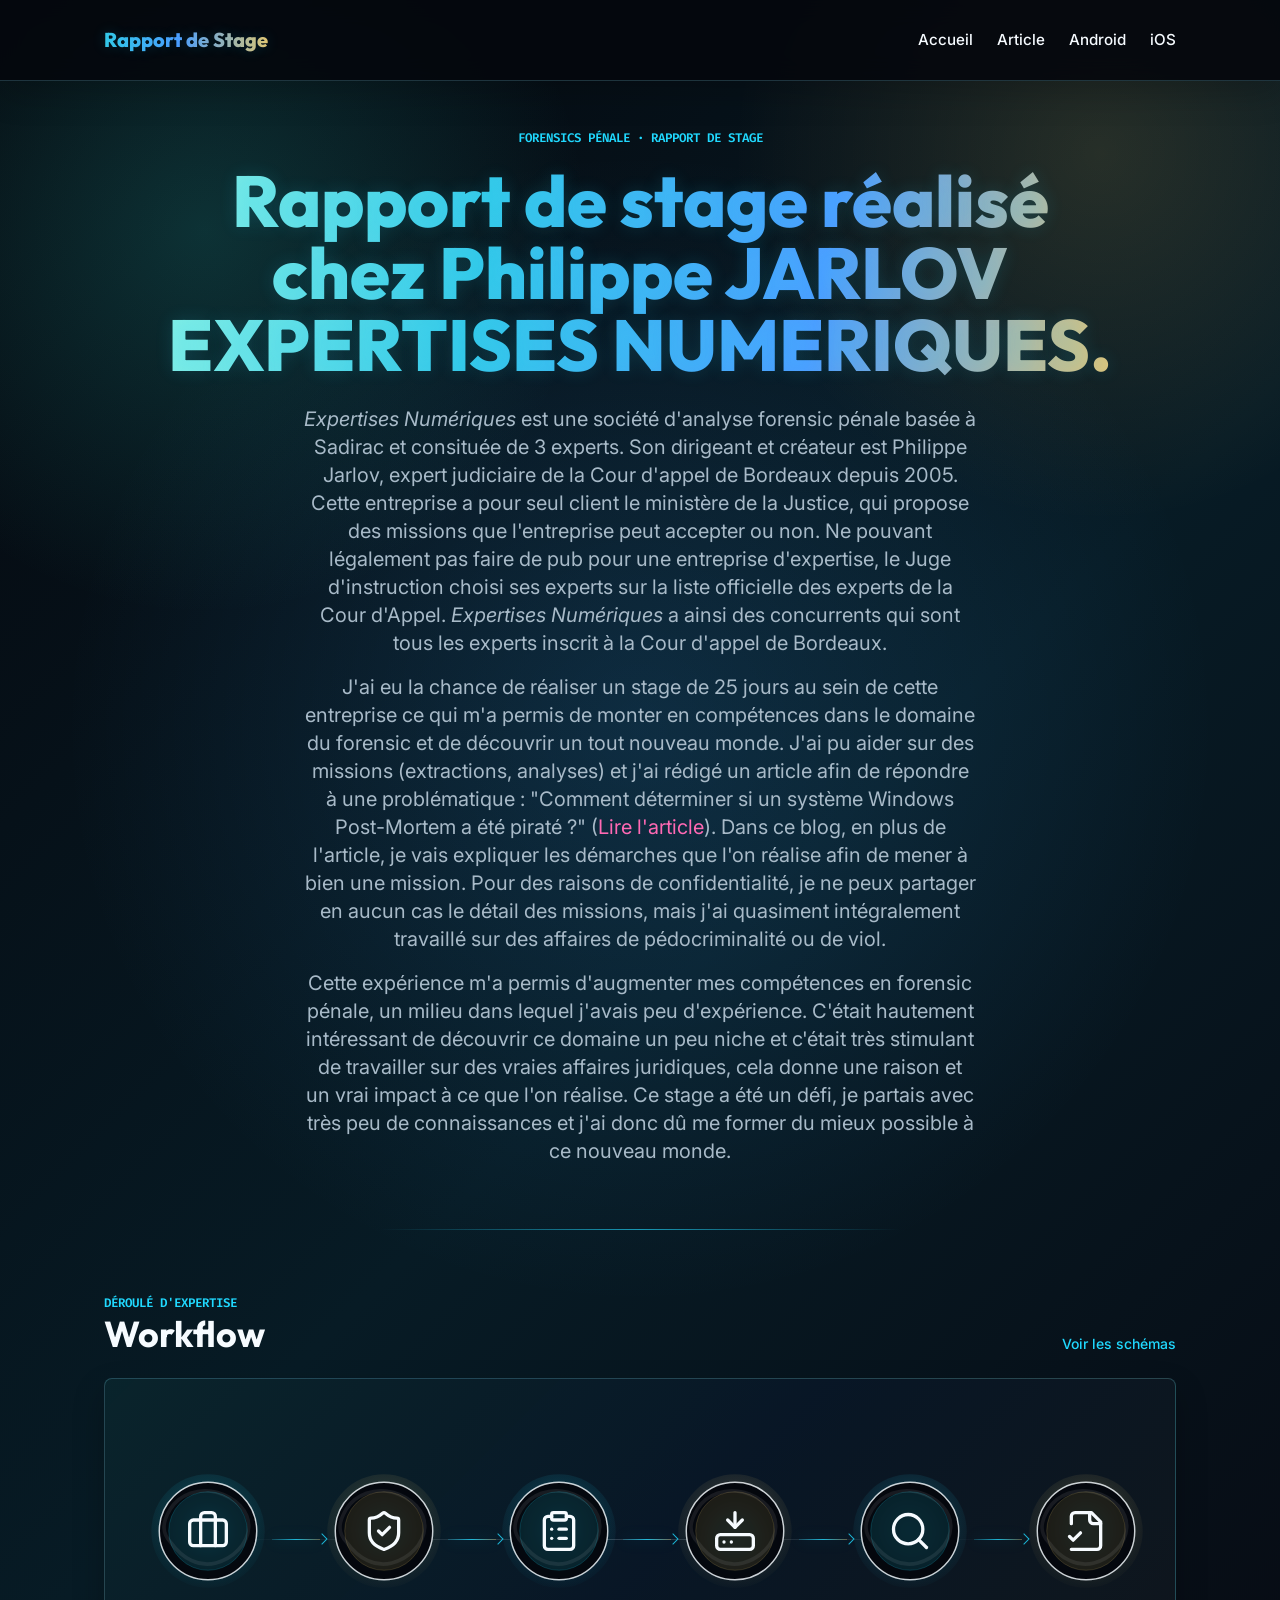
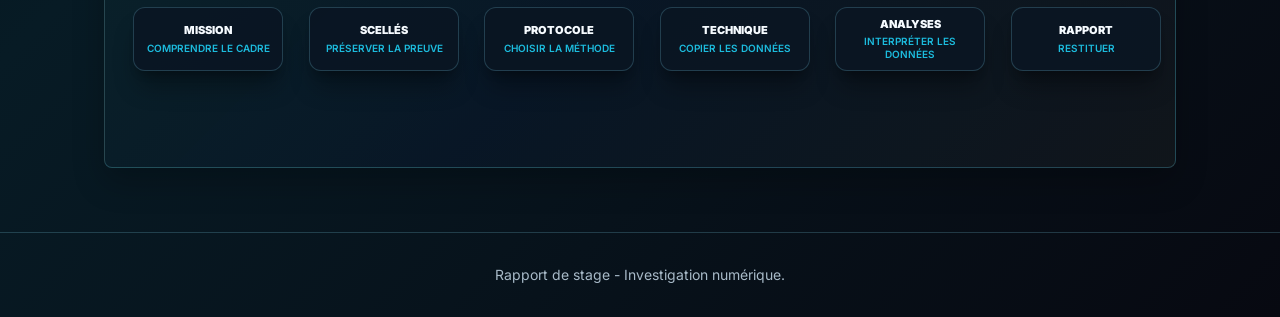
<file: index.html>
<!DOCTYPE html><html lang="fr" class="dark"> <head><meta charset="UTF-8"><meta name="description" content="Rapport de Stage - Investigation Numérique"><meta name="viewport" content="width=device-width"><link rel="icon" type="image/svg+xml" href="/favicon.svg"><meta name="generator" content="Astro v4.16.19"><link rel="preconnect" href="https://fonts.googleapis.com"><link rel="preconnect" href="https://fonts.gstatic.com" crossorigin><link href="https://fonts.googleapis.com/css2?family=Inter:wght@400;500;600;700;800&family=Outfit:wght@500;700;800&family=Fira+Code:wght@400;500&display=swap" rel="stylesheet"><title>Rapport de Stage - Investigation Numérique</title><link rel="stylesheet" href="/_astro/android.DP0fVaWt.css"></head> <body class="min-h-screen bg-background text-text"> <header class="sticky top-0 z-50 mb-12 border-b border-border bg-background/90 shadow-[0_12px_34px_rgba(0,0,0,0.2)] backdrop-blur-md"> <div class="site-container"> <div class="flex min-h-20 items-center justify-between gap-6"> <a href="/" class="logo-text text-xl">
Rapport de Stage
</a> <nav class="flex items-center gap-6 text-[0.95rem] font-medium text-text"> <a href="/" class="hover:text-primary">Accueil</a> <a href="/article" class="hover:text-primary">Article</a> <a href="/android" class="hover:text-primary">Android</a> <a href="/ios" class="hover:text-primary">iOS</a> </nav> </div> </div> </header> <main class="pb-16">  <section class="site-container hero-rule mb-16 min-h-[calc(100vh-220px)] text-center"> <p class="section-kicker mb-4">Forensics pénale · Rapport de stage</p> <h1 class="hero-title mb-6 text-5xl sm:text-7xl">
Rapport de stage réalisé chez Philippe JARLOV EXPERTISES NUMERIQUES.
</h1> <p class="mx-auto max-w-2xl text-lg leading-relaxed text-muted sm:text-xl"> <i>Expertises Numériques</i> est une société d'analyse forensic pénale basée à Sadirac et consituée de 3 experts. Son dirigeant et créateur est Philippe Jarlov, expert judiciaire de la Cour d'appel de Bordeaux depuis 2005. Cette entreprise a pour seul client le ministère de la Justice, qui propose des missions que l'entreprise peut accepter ou non. Ne pouvant légalement pas faire de pub pour une entreprise d'expertise, le Juge d'instruction choisi ses experts sur la liste officielle des experts de la Cour d'Appel. <i>Expertises Numériques</i> a ainsi des concurrents qui sont tous les experts inscrit à la Cour d'appel de Bordeaux.
</p> <p class="mx-auto mt-4 max-w-2xl text-lg leading-relaxed text-muted sm:text-xl">
J'ai eu la chance de réaliser un stage de 25 jours au sein de cette entreprise ce qui m'a permis de monter en compétences dans le domaine du forensic et de découvrir un tout nouveau monde. J'ai pu aider sur des missions (extractions, analyses) et j'ai rédigé un article afin de répondre à une problématique : "Comment déterminer si un système Windows Post-Mortem a été piraté ?" (<a style="color: hotpink" href="/article">Lire l'article</a>). Dans ce blog, en plus de l'article, je vais expliquer les démarches que l'on réalise afin de mener à bien une mission. Pour des raisons de confidentialité, je ne peux partager en aucun cas le détail des missions, mais j'ai quasiment intégralement travaillé sur des affaires de pédocriminalité ou de viol.
</p> <p class="mx-auto mt-4 max-w-2xl text-lg leading-relaxed text-muted sm:text-xl">
Cette expérience m'a permis d'augmenter mes compétences en forensic pénale, un milieu dans lequel j'avais peu d'expérience. C'était hautement intéressant de découvrir ce domaine un peu niche et c'était très stimulant de travailler sur des vraies affaires juridiques, cela donne une raison et un vrai impact à ce que l'on réalise. Ce stage a été un défi, je partais avec très peu de connaissances et j'ai donc dû me former du mieux possible à ce nouveau monde.
</p> </section> <section class="wide-container"> <div class="mb-6 flex items-end justify-between gap-6"> <div> <p class="section-kicker">Déroulé d'expertise</p> <h2 class="section-title text-4xl">Workflow</h2> </div> <a href="/android" class="text-sm font-medium text-primary hover:underline">Voir les schémas</a> </div> <style>astro-island,astro-slot,astro-static-slot{display:contents}</style><script>(()=>{var e=async t=>{await(await t())()};(self.Astro||(self.Astro={})).load=e;window.dispatchEvent(new Event("astro:load"));})();;(()=>{var A=Object.defineProperty;var g=(i,o,a)=>o in i?A(i,o,{enumerable:!0,configurable:!0,writable:!0,value:a}):i[o]=a;var d=(i,o,a)=>g(i,typeof o!="symbol"?o+"":o,a);{let i={0:t=>m(t),1:t=>a(t),2:t=>new RegExp(t),3:t=>new Date(t),4:t=>new Map(a(t)),5:t=>new Set(a(t)),6:t=>BigInt(t),7:t=>new URL(t),8:t=>new Uint8Array(t),9:t=>new Uint16Array(t),10:t=>new Uint32Array(t),11:t=>1/0*t},o=t=>{let[l,e]=t;return l in i?i[l](e):void 0},a=t=>t.map(o),m=t=>typeof t!="object"||t===null?t:Object.fromEntries(Object.entries(t).map(([l,e])=>[l,o(e)]));class y extends HTMLElement{constructor(){super(...arguments);d(this,"Component");d(this,"hydrator");d(this,"hydrate",async()=>{var b;if(!this.hydrator||!this.isConnected)return;let e=(b=this.parentElement)==null?void 0:b.closest("astro-island[ssr]");if(e){e.addEventListener("astro:hydrate",this.hydrate,{once:!0});return}let c=this.querySelectorAll("astro-slot"),n={},h=this.querySelectorAll("template[data-astro-template]");for(let r of h){let s=r.closest(this.tagName);s!=null&&s.isSameNode(this)&&(n[r.getAttribute("data-astro-template")||"default"]=r.innerHTML,r.remove())}for(let r of c){let s=r.closest(this.tagName);s!=null&&s.isSameNode(this)&&(n[r.getAttribute("name")||"default"]=r.innerHTML)}let p;try{p=this.hasAttribute("props")?m(JSON.parse(this.getAttribute("props"))):{}}catch(r){let s=this.getAttribute("component-url")||"<unknown>",v=this.getAttribute("component-export");throw v&&(s+=` (export ${v})`),console.error(`[hydrate] Error parsing props for component ${s}`,this.getAttribute("props"),r),r}let u;await this.hydrator(this)(this.Component,p,n,{client:this.getAttribute("client")}),this.removeAttribute("ssr"),this.dispatchEvent(new CustomEvent("astro:hydrate"))});d(this,"unmount",()=>{this.isConnected||this.dispatchEvent(new CustomEvent("astro:unmount"))})}disconnectedCallback(){document.removeEventListener("astro:after-swap",this.unmount),document.addEventListener("astro:after-swap",this.unmount,{once:!0})}connectedCallback(){if(!this.hasAttribute("await-children")||document.readyState==="interactive"||document.readyState==="complete")this.childrenConnectedCallback();else{let e=()=>{document.removeEventListener("DOMContentLoaded",e),c.disconnect(),this.childrenConnectedCallback()},c=new MutationObserver(()=>{var n;((n=this.lastChild)==null?void 0:n.nodeType)===Node.COMMENT_NODE&&this.lastChild.nodeValue==="astro:end"&&(this.lastChild.remove(),e())});c.observe(this,{childList:!0}),document.addEventListener("DOMContentLoaded",e)}}async childrenConnectedCallback(){let e=this.getAttribute("before-hydration-url");e&&await import(e),this.start()}async start(){let e=JSON.parse(this.getAttribute("opts")),c=this.getAttribute("client");if(Astro[c]===void 0){window.addEventListener(`astro:${c}`,()=>this.start(),{once:!0});return}try{await Astro[c](async()=>{let n=this.getAttribute("renderer-url"),[h,{default:p}]=await Promise.all([import(this.getAttribute("component-url")),n?import(n):()=>()=>{}]),u=this.getAttribute("component-export")||"default";if(!u.includes("."))this.Component=h[u];else{this.Component=h;for(let f of u.split("."))this.Component=this.Component[f]}return this.hydrator=p,this.hydrate},e,this)}catch(n){console.error(`[astro-island] Error hydrating ${this.getAttribute("component-url")}`,n)}}attributeChangedCallback(){this.hydrate()}}d(y,"observedAttributes",["props"]),customElements.get("astro-island")||customElements.define("astro-island",y)}})();</script><astro-island uid="Z2dzest" prefix="r0" component-url="/_astro/WorkflowDiagram.D5JcSfUz.js" component-export="default" renderer-url="/_astro/client.DrE9CFQR.js" props="{&quot;steps&quot;:[1,[[0,{&quot;id&quot;:[0,&quot;1-mission.md&quot;],&quot;slug&quot;:[0,&quot;1-mission&quot;],&quot;body&quot;:[0,&quot;\n# 1. Étude de la Mission\n\nLors de cette première étape, l&#39;objectif est de prendre connaissance de la procédure et des objectifs de l&#39;investigation. Le but étant de comprendre le contexte juridique et technique avant d&#39;intervenir.\n\nQuand je commencais une nouvelle affaire, après avoir lu le dossier physique, il fallait que j&#39;ouvre les fichiers mis à notre disposition dans un ZIP. Ces fichiers contiennent toute l&#39;investigation menée par les enquêteurs. Ce sont plusieurs dizaines de documents PDF, regroupant les interrogatoires, les recherches sur les différents individus, les témoignages et les retranscription de procès. \n\nPour commencer, je lisais le procès verbal de synthèse qui me permettait d&#39;avoir une vision globale de l&#39;affaire. Pendant cette lecture, je prennais des notes sur les différents évènements et leurs dates afin de pouvoir m&#39;aiguiller dans mes futures recherches. À la fin de la lecture du procès verbal de synthèse, je liste les MECs (Mise En Cause, ce sont les accusés) et les victimes avec leurs dates de naissance et autres informations utiles. Au besoin, pour compléter mon résumé de l&#39;affaire, j&#39;allais consulter d&#39;autres documents. Je suis maintenant prêts à passer à la prochaine étape.\n&quot;],&quot;collection&quot;:[0,&quot;workflow&quot;],&quot;data&quot;:[0,{&quot;title&quot;:[0,&quot;Mission&quot;],&quot;description&quot;:[0,&quot;Étude de la mission et de la procédure.&quot;],&quot;order&quot;:[0,1],&quot;icon&quot;:[0,&quot;Briefcase&quot;]}],&quot;render&quot;:[0,null]}],[0,{&quot;id&quot;:[0,&quot;2-scelles.md&quot;],&quot;slug&quot;:[0,&quot;2-scelles&quot;],&quot;body&quot;:[0,&quot;\n# 2. Gestion des Scellés\n\nCette étape n&#39;est pas négligable car si elle est mal réalisée voir oubliée, elle peut entrainer la nullité d&#39;une preuve. \n\nAprès avoir pris connaissance de l&#39;affaire, il est temps de se lancer dans le vif du sujet, il faut que j&#39;ouvre mon premier scellé. Que ce soit un ordinateur, un téléphone, un disque dur externe, une clef usb, voir même des CDs, un scellé est toujours complètement fermé par une poche, une enveloppe ou autre chose, avec scotché dessus une fiche résumant où a été trouvé l&#39;appareil, qui était présent lors de la perquisition, quel est l&#39;appareil en question, et souvent quelques informations sur l&#39;appareil comme un code de déverrouillage par exemple. \n\nJe me saisi donc d&#39;un scellé que je pose sur une table blanche bien éclairée. Je le prends en photo fermé sous tous ses angles puis je l&#39;ouvre et à nouveau je le prends en photos sous tous ses angles. Si c&#39;est un téléphone, je sors la carte MicroSD et la carte SIM et je les prends aussi en photo, puis je les scotche au téléphone afin de ne pas les perdre. Pour un ordinateur, je l&#39;ouvre et je prend en photo l&#39;intérieur ainsi que son disque dur une fois sorti. \n\nCes photos je les extrait de l&#39;appareil photo et je les mets sur un fichier dont la disposition ressemble à ça :\n```\n[ID DU SCELLE (par exemple : 137 2026 SCELLE 01 PIE TÉLÉPHONE PORTABLE )]\n\nDescription : [DESCIPTION DU SCELLE (les choses importantes à dire, ça peut être la capacité d&#39;un disque dur, si le scellé est abimé etc)]\n\n[TABLEAU DES PHOTOS PRISES DU SCELLE]\n\nDonnées techniques :\n\t\nDonnées analysées :\n\nAnalyse :\n```\n\nÀ partir de \&quot;Données techniques\&quot;, il n&#39;y a rien à faire pour le moment, mais comme ça on a le modèle du fichier prêt. \n\nUne fois ce document rempli, il est temps de mettre le téléphone à charger si s&#39;en est un, ou alors de commencer l&#39;extraction du disque dur ou autre appareil. Pour se faire, on ne lit jamais le contenu d&#39;un appareil sur un ordinateur normal, on doit l&#39;ouvrir soit via un ordinateur ayant les ports bloqués en écriture, soit en branchant un \&quot;write blocker\&quot; entre l&#39;ordinateur et l&#39;appareil cible, le \&quot;write blocker\&quot; permettant ainsi qu&#39;il soit impossible d&#39;écrire sur l&#39;appareil. On lance ensuite la copie binaire du contenu de l&#39;appareil via des outils comme Guymager ou DD_RESCUE.\n&quot;],&quot;collection&quot;:[0,&quot;workflow&quot;],&quot;data&quot;:[0,{&quot;title&quot;:[0,&quot;Scellés&quot;],&quot;description&quot;:[0,&quot;Garantir l&#39;intégrité des preuves.&quot;],&quot;order&quot;:[0,2],&quot;icon&quot;:[0,&quot;Shield&quot;]}],&quot;render&quot;:[0,null]}],[0,{&quot;id&quot;:[0,&quot;3-protocole.md&quot;],&quot;slug&quot;:[0,&quot;3-protocole&quot;],&quot;body&quot;:[0,&quot;\n# 3. Protocole et Traçabilité\n\nAfin de pouvoir reproduire les mêmes résultats et prouver que rien n&#39;a été altéré, un protocole strict est appliqué.\n\nEn plus de chaque fichier créé par scellé comme vu précédemment, on a un fichier appelé \&quot;CASE\&quot;. Celui-ci ressemble à ça :\n```\n[ID DE L&#39;AFFAIRE]\n\n[TABLEAU RETRAÇANT CE QUI EST FAIT SUR CHAQUE SCELLÉ]\n\n[RÉSUME DE L&#39;AFFAIRE FAIT À L&#39;ÉTAPE 1]\n```\n\nUn tableau peut ressembler à ça :\n```\n| ID     | Description                | Action                      |\n|--------|----------------------------|-----------------------------|\n| 01 PIE | Téléphone portable REDMI   | MSAB FSS fait. Analyse faite|\n| 02 PIE | Disque dur externe TOSHIBA | Copie faite. Analyse à faire|\n|        |                            |                             |\n```\n\nAinsi, chaque action faite sur un scellé est marquée. &quot;],&quot;collection&quot;:[0,&quot;workflow&quot;],&quot;data&quot;:[0,{&quot;title&quot;:[0,&quot;Protocole&quot;],&quot;description&quot;:[0,&quot;Garantir la traçabilité.&quot;],&quot;order&quot;:[0,3],&quot;icon&quot;:[0,&quot;FileText&quot;]}],&quot;render&quot;:[0,null]}],[0,{&quot;id&quot;:[0,&quot;4-technique.md&quot;],&quot;slug&quot;:[0,&quot;4-technique&quot;],&quot;body&quot;:[0,&quot;\n# 4. Phase Technique : Acquisition\n\nC&#39;est ici que l&#39;on procède à la copie bit-à-bit du support de stockage pour travailler sur une copie et non sur l&#39;original (le scellé).\n\n## Ce que j&#39;ai vu pendant mon stage\n\nIl est temps de mettre le téléphone à charger si s&#39;en est un, ou alors de commencer l&#39;extraction du disque dur ou autre appareil. Pour se faire, on ne lit jamais le contenu d&#39;un appareil sur un ordinateur normal, on doit l&#39;ouvrir soit via un ordinateur ayant les ports bloqués en écriture, soit en branchant un \&quot;write blocker\&quot; entre l&#39;ordinateur et l&#39;appareil cible, le \&quot;write blocker\&quot; permettant ainsi qu&#39;il soit impossible d&#39;écrire sur l&#39;appareil. On lance ensuite la copie binaire du contenu de l&#39;appareil via des outils comme `Guymager` ou `DD_RESCUE` pour des disques durs, ou `MSAB` ou `Cellebrite` pour des téléphones. Il est important lors de la copie de calculer les empreintes cryptographiques (hash MD5, SHA-1, SHA-256) pour certifier que la copie est strictement identique à l&#39;original. Sur FEX et `X-Way`, il est important de cocher le \&quot;carving\&quot;, ça consiste à récupéré les fichiers supprimer en parcourant toute la surface du disque.\n\nAller voir les schémas `Android` et `IOS` pour plus de détails sur l&#39;extraction de téléphones, qui est le type d&#39;extraction le plus fastidieux.\n&quot;],&quot;collection&quot;:[0,&quot;workflow&quot;],&quot;data&quot;:[0,{&quot;title&quot;:[0,&quot;Technique&quot;],&quot;description&quot;:[0,&quot;Acquisition et préparation des supports.&quot;],&quot;order&quot;:[0,4],&quot;icon&quot;:[0,&quot;Cpu&quot;]}],&quot;render&quot;:[0,null]}],[0,{&quot;id&quot;:[0,&quot;5-analyses.md&quot;],&quot;slug&quot;:[0,&quot;5-analyses&quot;],&quot;body&quot;:[0,&quot;\n# 5. Analyses\n\nL&#39;étape d&#39;analyse consiste à fouiller la copie du disque ou l&#39;extraction de téléphone pour y trouver des éléments pertinents pour l&#39;enquête.\n\n## Ce que j&#39;ai vu pendant mon stage\n\nAprès toutes ces préparations, nous sommes prêts à commencer le travail plus \&quot;d&#39;enquêteur\&quot;. On utilise des outils tels que `Forensic Explorer` (FEX) et `X-Way` pour les disques durs, ou le viewer `MSAB` ou `Cellebrite` pour les téléphones. \nEn particulier sur les affaires de pédocriminalité, les choses les plus importantes sont dans les images/vidéos et les historiques de navigateur. C&#39;est pourquoi les outils intègrent des moyens de trier les médias via des algorithmes de détections afin de pouvoir filtrer par nudité etc. Bien évidemment, les outils n&#39;ont pas 100% raison donc il faut bien vérifier à la main. On peut aussi rechercher des expressions spécifiques afin de trouver des messages contenant des preuves. \nDès que quelque chose de positif est trouvé, on le note dans le rapport et on l&#39;extrait. \nComme vu précédemment, le rapport se présente de cette manière :\n```\n[SCELLE]\n\nDescription : [description, chose importantes à dire]\n\n[TABLEAU DE PHOTOS DU SCELLE EMPAQUETÉ ET SORTI DU PAQUET + CHOSES IMPORTANTES (DISQUE DUR, CARTE SD...)]\n\nDonnées techniques :\n\t[CAPTURE DECRAN DES DONNÉES TECHNIQUES]\n\nDonnées analysées :\n\t[CAPTURE D&#39;ÉCRAN DES DONNÉES ANALYSÉES, C&#39;EST À DIRE LE NOMBRE DE FICHIERS, LE NOMBRE D&#39;IMAGES ETC]\n\nAnalyse :\n\t[ANALYSE]\n```\n\nDans les données techniques, on met la capture d&#39;écran du type d&#39;appareil analysé et des comptes utilisateurs. Pour les données analysées, c&#39;est la capture d&#39;écran du nombre de médias, d&#39;app etc\nEt enfin dans l&#39;analyse chaque chose jugée importante est notée, décrite et expliquée.&quot;],&quot;collection&quot;:[0,&quot;workflow&quot;],&quot;data&quot;:[0,{&quot;title&quot;:[0,&quot;Analyses&quot;],&quot;description&quot;:[0,&quot;Fouille et extraction de preuves.&quot;],&quot;order&quot;:[0,5],&quot;icon&quot;:[0,&quot;Search&quot;]}],&quot;render&quot;:[0,null]}],[0,{&quot;id&quot;:[0,&quot;6-rapport.md&quot;],&quot;slug&quot;:[0,&quot;6-rapport&quot;],&quot;body&quot;:[0,&quot;\n# 6. Rapport et Présentation\n\nTout le travail d&#39;investigation doit être consigné dans un rapport d&#39;expertise, qui servira de base lors du procès. L&#39;expert peut ensuite être appelé à témoigner en cour d&#39;assises.\n\n## Ce que j&#39;ai vu pendant mon stage\n\nCe travail n&#39;a pas été réalisé par moi étant donné qu&#39;il faut qu&#39;il soit très professionnel et sans une seule erreur. J&#39;ai cependant pu en lire. Il contient des informations concernant le protocole utilisé par l&#39;entreprise ainsi que l&#39;analyse elle même évidemment. Dans le rapport lui même, il peut y avoir des échantillons de ce qui a été trouvé mais si les données relevées sont trop nombreuses elles se trouvent dans l&#39;annexe. Le rapport rassemble tous les rapports individuels fait pendant les analyses.\n\n&quot;],&quot;collection&quot;:[0,&quot;workflow&quot;],&quot;data&quot;:[0,{&quot;title&quot;:[0,&quot;Rapport&quot;],&quot;description&quot;:[0,&quot;Rédaction et présentation en cour d&#39;assises.&quot;],&quot;order&quot;:[0,6],&quot;icon&quot;:[0,&quot;BookOpen&quot;]}],&quot;render&quot;:[0,null]}]]]}" ssr="" client="load" opts="{&quot;name&quot;:&quot;WorkflowDiagram&quot;,&quot;value&quot;:true}" await-children=""><section class="trachinus-card w-full overflow-hidden px-3 py-6"><nav aria-label="Workflow navigation" class="relative mx-auto h-[340px] w-full max-w-[1120px]" style="opacity:0"><div class="absolute left-[80px] right-[140px] top-[136px] h-px bg-gradient-to-r from-transparent via-muted/25 to-transparent"></div><div class="absolute top-[136px] h-px" style="left:155px;width:48px"><div class="h-px w-full bg-gradient-to-r from-primary/20 via-primary/80 to-gold/35 shadow-[0_0_14px_rgba(32,217,255,0.35)]"></div><div class="absolute -right-1.5 -top-1 h-2 w-2 rotate-45 border-r border-t border-primary/80"></div></div><div class="absolute top-[136px] h-px" style="left:331px;width:48px"><div class="h-px w-full bg-gradient-to-r from-primary/20 via-primary/80 to-gold/35 shadow-[0_0_14px_rgba(32,217,255,0.35)]"></div><div class="absolute -right-1.5 -top-1 h-2 w-2 rotate-45 border-r border-t border-primary/80"></div></div><div class="absolute top-[136px] h-px" style="left:506px;width:48px"><div class="h-px w-full bg-gradient-to-r from-primary/20 via-primary/80 to-gold/35 shadow-[0_0_14px_rgba(32,217,255,0.35)]"></div><div class="absolute -right-1.5 -top-1 h-2 w-2 rotate-45 border-r border-t border-primary/80"></div></div><div class="absolute top-[136px] h-px" style="left:682px;width:48px"><div class="h-px w-full bg-gradient-to-r from-primary/20 via-primary/80 to-gold/35 shadow-[0_0_14px_rgba(32,217,255,0.35)]"></div><div class="absolute -right-1.5 -top-1 h-2 w-2 rotate-45 border-r border-t border-primary/80"></div></div><div class="absolute top-[136px] h-px" style="left:857px;width:48px"><div class="h-px w-full bg-gradient-to-r from-primary/20 via-primary/80 to-gold/35 shadow-[0_0_14px_rgba(32,217,255,0.35)]"></div><div class="absolute -right-1.5 -top-1 h-2 w-2 rotate-45 border-r border-t border-primary/80"></div></div><a href="/workflow/1-mission" aria-label="Mission - Comprendre le cadre" class="group absolute flex h-[210px] w-[150px] flex-col items-center justify-end text-center no-underline outline-none" tabindex="0" style="left:16px;top:58px;opacity:0;transform:translateY(18px)"><div class="relative transition-transform duration-200 group-hover:scale-105"><div class="relative h-32 w-32"><svg class="absolute inset-0 h-full w-full" viewBox="0 0 176 176" aria-hidden="true"><defs><radialGradient id="step-glow-0" cx="50%" cy="42%" r="62%"><stop offset="0%" stop-color="#20d9ff" stop-opacity="0.32"></stop><stop offset="62%" stop-color="#20d9ff" stop-opacity="0.1"></stop><stop offset="100%" stop-color="#20d9ff" stop-opacity="0"></stop></radialGradient><linearGradient id="step-stroke-0" x1="22" y1="20" x2="152" y2="158"><stop stop-color="#f6fbff" stop-opacity="0.82"></stop><stop offset="0.52" stop-color="#20d9ff" stop-opacity="0.95"></stop><stop offset="1" stop-color="#e8c66f" stop-opacity="0.82"></stop></linearGradient></defs><circle cx="88" cy="88" r="78" fill="url(#step-glow-0)"></circle><circle cx="88" cy="88" r="67" fill="#05070d" stroke="url(#step-stroke-0)" stroke-width="2"></circle><circle cx="88" cy="88" r="54" fill="rgba(32, 217, 255, 0.12)" stroke="#20d9ff" stroke-opacity="0.24"></circle><path d="M37 104 C53 126 75 138 99 132 C122 126 143 106 144 83 C145 61 126 42 101 35 C76 28 49 37 36 58 C24 78 25 91 37 104Z" fill="none" stroke="#ffffff" stroke-opacity="0.08" stroke-width="5"></path></svg><div class="absolute inset-0 flex items-center justify-center"><svg xmlns="http://www.w3.org/2000/svg" width="24" height="24" viewBox="0 0 24 24" fill="none" stroke="currentColor" stroke-width="1.8" stroke-linecap="round" stroke-linejoin="round" class="lucide lucide-briefcase h-11 w-11 text-text drop-shadow-[0_0_18px_rgba(32,217,255,0.35)]"><path d="M16 20V4a2 2 0 0 0-2-2h-4a2 2 0 0 0-2 2v16"></path><rect width="20" height="14" x="2" y="6" rx="2"></rect></svg></div></div></div><div class="mt-3 flex h-[64px] w-full flex-col items-center justify-center rounded-xl border border-border bg-surface/90 px-3 py-2 shadow-xl shadow-black/30 transition-colors group-hover:border-primary group-hover:bg-white/[0.04] group-focus-visible:border-primary"><p class="text-[11px] font-black uppercase leading-tight tracking-normal text-text">Mission</p><p class="mt-1 text-[10px] font-semibold uppercase leading-tight tracking-normal text-primary/85">Comprendre le cadre</p></div></a><a href="/workflow/2-scelles" aria-label="Scellés - Préserver la preuve" class="group absolute flex h-[210px] w-[150px] flex-col items-center justify-end text-center no-underline outline-none" tabindex="0" style="left:192px;top:58px;opacity:0;transform:translateY(18px)"><div class="relative transition-transform duration-200 group-hover:scale-105"><div class="relative h-32 w-32"><svg class="absolute inset-0 h-full w-full" viewBox="0 0 176 176" aria-hidden="true"><defs><radialGradient id="step-glow-1" cx="50%" cy="42%" r="62%"><stop offset="0%" stop-color="#e8c66f" stop-opacity="0.32"></stop><stop offset="62%" stop-color="#e8c66f" stop-opacity="0.1"></stop><stop offset="100%" stop-color="#e8c66f" stop-opacity="0"></stop></radialGradient><linearGradient id="step-stroke-1" x1="22" y1="20" x2="152" y2="158"><stop stop-color="#f6fbff" stop-opacity="0.82"></stop><stop offset="0.52" stop-color="#e8c66f" stop-opacity="0.95"></stop><stop offset="1" stop-color="#e8c66f" stop-opacity="0.82"></stop></linearGradient></defs><circle cx="88" cy="88" r="78" fill="url(#step-glow-1)"></circle><circle cx="88" cy="88" r="67" fill="#05070d" stroke="url(#step-stroke-1)" stroke-width="2"></circle><circle cx="88" cy="88" r="54" fill="rgba(255, 214, 102, 0.1)" stroke="#e8c66f" stroke-opacity="0.24"></circle><path d="M37 104 C53 126 75 138 99 132 C122 126 143 106 144 83 C145 61 126 42 101 35 C76 28 49 37 36 58 C24 78 25 91 37 104Z" fill="none" stroke="#ffffff" stroke-opacity="0.08" stroke-width="5"></path></svg><div class="absolute inset-0 flex items-center justify-center"><svg xmlns="http://www.w3.org/2000/svg" width="24" height="24" viewBox="0 0 24 24" fill="none" stroke="currentColor" stroke-width="1.8" stroke-linecap="round" stroke-linejoin="round" class="lucide lucide-shield-check h-11 w-11 text-text drop-shadow-[0_0_18px_rgba(32,217,255,0.35)]"><path d="M20 13c0 5-3.5 7.5-7.66 8.95a1 1 0 0 1-.67-.01C7.5 20.5 4 18 4 13V6a1 1 0 0 1 1-1c2 0 4.5-1.2 6.24-2.72a1.17 1.17 0 0 1 1.52 0C14.51 3.81 17 5 19 5a1 1 0 0 1 1 1z"></path><path d="m9 12 2 2 4-4"></path></svg></div></div></div><div class="mt-3 flex h-[64px] w-full flex-col items-center justify-center rounded-xl border border-border bg-surface/90 px-3 py-2 shadow-xl shadow-black/30 transition-colors group-hover:border-primary group-hover:bg-white/[0.04] group-focus-visible:border-primary"><p class="text-[11px] font-black uppercase leading-tight tracking-normal text-text">Scellés</p><p class="mt-1 text-[10px] font-semibold uppercase leading-tight tracking-normal text-primary/85">Préserver la preuve</p></div></a><a href="/workflow/3-protocole" aria-label="Protocole - Choisir la méthode" class="group absolute flex h-[210px] w-[150px] flex-col items-center justify-end text-center no-underline outline-none" tabindex="0" style="left:367px;top:58px;opacity:0;transform:translateY(18px)"><div class="relative transition-transform duration-200 group-hover:scale-105"><div class="relative h-32 w-32"><svg class="absolute inset-0 h-full w-full" viewBox="0 0 176 176" aria-hidden="true"><defs><radialGradient id="step-glow-2" cx="50%" cy="42%" r="62%"><stop offset="0%" stop-color="#20d9ff" stop-opacity="0.32"></stop><stop offset="62%" stop-color="#20d9ff" stop-opacity="0.1"></stop><stop offset="100%" stop-color="#20d9ff" stop-opacity="0"></stop></radialGradient><linearGradient id="step-stroke-2" x1="22" y1="20" x2="152" y2="158"><stop stop-color="#f6fbff" stop-opacity="0.82"></stop><stop offset="0.52" stop-color="#20d9ff" stop-opacity="0.95"></stop><stop offset="1" stop-color="#e8c66f" stop-opacity="0.82"></stop></linearGradient></defs><circle cx="88" cy="88" r="78" fill="url(#step-glow-2)"></circle><circle cx="88" cy="88" r="67" fill="#05070d" stroke="url(#step-stroke-2)" stroke-width="2"></circle><circle cx="88" cy="88" r="54" fill="rgba(32, 217, 255, 0.12)" stroke="#20d9ff" stroke-opacity="0.24"></circle><path d="M37 104 C53 126 75 138 99 132 C122 126 143 106 144 83 C145 61 126 42 101 35 C76 28 49 37 36 58 C24 78 25 91 37 104Z" fill="none" stroke="#ffffff" stroke-opacity="0.08" stroke-width="5"></path></svg><div class="absolute inset-0 flex items-center justify-center"><svg xmlns="http://www.w3.org/2000/svg" width="24" height="24" viewBox="0 0 24 24" fill="none" stroke="currentColor" stroke-width="1.8" stroke-linecap="round" stroke-linejoin="round" class="lucide lucide-clipboard-list h-11 w-11 text-text drop-shadow-[0_0_18px_rgba(32,217,255,0.35)]"><rect width="8" height="4" x="8" y="2" rx="1" ry="1"></rect><path d="M16 4h2a2 2 0 0 1 2 2v14a2 2 0 0 1-2 2H6a2 2 0 0 1-2-2V6a2 2 0 0 1 2-2h2"></path><path d="M12 11h4"></path><path d="M12 16h4"></path><path d="M8 11h.01"></path><path d="M8 16h.01"></path></svg></div></div></div><div class="mt-3 flex h-[64px] w-full flex-col items-center justify-center rounded-xl border border-border bg-surface/90 px-3 py-2 shadow-xl shadow-black/30 transition-colors group-hover:border-primary group-hover:bg-white/[0.04] group-focus-visible:border-primary"><p class="text-[11px] font-black uppercase leading-tight tracking-normal text-text">Protocole</p><p class="mt-1 text-[10px] font-semibold uppercase leading-tight tracking-normal text-primary/85">Choisir la méthode</p></div></a><a href="/workflow/4-technique" aria-label="Technique - Copier les données" class="group absolute flex h-[210px] w-[150px] flex-col items-center justify-end text-center no-underline outline-none" tabindex="0" style="left:543px;top:58px;opacity:0;transform:translateY(18px)"><div class="relative transition-transform duration-200 group-hover:scale-105"><div class="relative h-32 w-32"><svg class="absolute inset-0 h-full w-full" viewBox="0 0 176 176" aria-hidden="true"><defs><radialGradient id="step-glow-3" cx="50%" cy="42%" r="62%"><stop offset="0%" stop-color="#e8c66f" stop-opacity="0.32"></stop><stop offset="62%" stop-color="#e8c66f" stop-opacity="0.1"></stop><stop offset="100%" stop-color="#e8c66f" stop-opacity="0"></stop></radialGradient><linearGradient id="step-stroke-3" x1="22" y1="20" x2="152" y2="158"><stop stop-color="#f6fbff" stop-opacity="0.82"></stop><stop offset="0.52" stop-color="#e8c66f" stop-opacity="0.95"></stop><stop offset="1" stop-color="#e8c66f" stop-opacity="0.82"></stop></linearGradient></defs><circle cx="88" cy="88" r="78" fill="url(#step-glow-3)"></circle><circle cx="88" cy="88" r="67" fill="#05070d" stroke="url(#step-stroke-3)" stroke-width="2"></circle><circle cx="88" cy="88" r="54" fill="rgba(255, 214, 102, 0.1)" stroke="#e8c66f" stroke-opacity="0.24"></circle><path d="M37 104 C53 126 75 138 99 132 C122 126 143 106 144 83 C145 61 126 42 101 35 C76 28 49 37 36 58 C24 78 25 91 37 104Z" fill="none" stroke="#ffffff" stroke-opacity="0.08" stroke-width="5"></path></svg><div class="absolute inset-0 flex items-center justify-center"><svg xmlns="http://www.w3.org/2000/svg" width="24" height="24" viewBox="0 0 24 24" fill="none" stroke="currentColor" stroke-width="1.8" stroke-linecap="round" stroke-linejoin="round" class="lucide lucide-hard-drive-download h-11 w-11 text-text drop-shadow-[0_0_18px_rgba(32,217,255,0.35)]"><path d="M12 2v8"></path><path d="m16 6-4 4-4-4"></path><rect width="20" height="8" x="2" y="14" rx="2"></rect><path d="M6 18h.01"></path><path d="M10 18h.01"></path></svg></div></div></div><div class="mt-3 flex h-[64px] w-full flex-col items-center justify-center rounded-xl border border-border bg-surface/90 px-3 py-2 shadow-xl shadow-black/30 transition-colors group-hover:border-primary group-hover:bg-white/[0.04] group-focus-visible:border-primary"><p class="text-[11px] font-black uppercase leading-tight tracking-normal text-text">Technique</p><p class="mt-1 text-[10px] font-semibold uppercase leading-tight tracking-normal text-primary/85">Copier les données</p></div></a><a href="/workflow/5-analyses" aria-label="Analyses - Interpréter les données" class="group absolute flex h-[210px] w-[150px] flex-col items-center justify-end text-center no-underline outline-none" tabindex="0" style="left:718px;top:58px;opacity:0;transform:translateY(18px)"><div class="relative transition-transform duration-200 group-hover:scale-105"><div class="relative h-32 w-32"><svg class="absolute inset-0 h-full w-full" viewBox="0 0 176 176" aria-hidden="true"><defs><radialGradient id="step-glow-4" cx="50%" cy="42%" r="62%"><stop offset="0%" stop-color="#20d9ff" stop-opacity="0.32"></stop><stop offset="62%" stop-color="#20d9ff" stop-opacity="0.1"></stop><stop offset="100%" stop-color="#20d9ff" stop-opacity="0"></stop></radialGradient><linearGradient id="step-stroke-4" x1="22" y1="20" x2="152" y2="158"><stop stop-color="#f6fbff" stop-opacity="0.82"></stop><stop offset="0.52" stop-color="#20d9ff" stop-opacity="0.95"></stop><stop offset="1" stop-color="#e8c66f" stop-opacity="0.82"></stop></linearGradient></defs><circle cx="88" cy="88" r="78" fill="url(#step-glow-4)"></circle><circle cx="88" cy="88" r="67" fill="#05070d" stroke="url(#step-stroke-4)" stroke-width="2"></circle><circle cx="88" cy="88" r="54" fill="rgba(32, 217, 255, 0.12)" stroke="#20d9ff" stroke-opacity="0.24"></circle><path d="M37 104 C53 126 75 138 99 132 C122 126 143 106 144 83 C145 61 126 42 101 35 C76 28 49 37 36 58 C24 78 25 91 37 104Z" fill="none" stroke="#ffffff" stroke-opacity="0.08" stroke-width="5"></path></svg><div class="absolute inset-0 flex items-center justify-center"><svg xmlns="http://www.w3.org/2000/svg" width="24" height="24" viewBox="0 0 24 24" fill="none" stroke="currentColor" stroke-width="1.8" stroke-linecap="round" stroke-linejoin="round" class="lucide lucide-search h-11 w-11 text-text drop-shadow-[0_0_18px_rgba(32,217,255,0.35)]"><circle cx="11" cy="11" r="8"></circle><path d="m21 21-4.3-4.3"></path></svg></div></div></div><div class="mt-3 flex h-[64px] w-full flex-col items-center justify-center rounded-xl border border-border bg-surface/90 px-3 py-2 shadow-xl shadow-black/30 transition-colors group-hover:border-primary group-hover:bg-white/[0.04] group-focus-visible:border-primary"><p class="text-[11px] font-black uppercase leading-tight tracking-normal text-text">Analyses</p><p class="mt-1 text-[10px] font-semibold uppercase leading-tight tracking-normal text-primary/85">Interpréter les données</p></div></a><a href="/workflow/6-rapport" aria-label="Rapport - Restituer" class="group absolute flex h-[210px] w-[150px] flex-col items-center justify-end text-center no-underline outline-none" tabindex="0" style="left:894px;top:58px;opacity:0;transform:translateY(18px)"><div class="relative transition-transform duration-200 group-hover:scale-105"><div class="relative h-32 w-32"><svg class="absolute inset-0 h-full w-full" viewBox="0 0 176 176" aria-hidden="true"><defs><radialGradient id="step-glow-5" cx="50%" cy="42%" r="62%"><stop offset="0%" stop-color="#e8c66f" stop-opacity="0.32"></stop><stop offset="62%" stop-color="#e8c66f" stop-opacity="0.1"></stop><stop offset="100%" stop-color="#e8c66f" stop-opacity="0"></stop></radialGradient><linearGradient id="step-stroke-5" x1="22" y1="20" x2="152" y2="158"><stop stop-color="#f6fbff" stop-opacity="0.82"></stop><stop offset="0.52" stop-color="#e8c66f" stop-opacity="0.95"></stop><stop offset="1" stop-color="#e8c66f" stop-opacity="0.82"></stop></linearGradient></defs><circle cx="88" cy="88" r="78" fill="url(#step-glow-5)"></circle><circle cx="88" cy="88" r="67" fill="#05070d" stroke="url(#step-stroke-5)" stroke-width="2"></circle><circle cx="88" cy="88" r="54" fill="rgba(255, 214, 102, 0.1)" stroke="#e8c66f" stroke-opacity="0.24"></circle><path d="M37 104 C53 126 75 138 99 132 C122 126 143 106 144 83 C145 61 126 42 101 35 C76 28 49 37 36 58 C24 78 25 91 37 104Z" fill="none" stroke="#ffffff" stroke-opacity="0.08" stroke-width="5"></path></svg><div class="absolute inset-0 flex items-center justify-center"><svg xmlns="http://www.w3.org/2000/svg" width="24" height="24" viewBox="0 0 24 24" fill="none" stroke="currentColor" stroke-width="1.8" stroke-linecap="round" stroke-linejoin="round" class="lucide lucide-file-check2 h-11 w-11 text-text drop-shadow-[0_0_18px_rgba(32,217,255,0.35)]"><path d="M4 22h14a2 2 0 0 0 2-2V7l-5-5H6a2 2 0 0 0-2 2v4"></path><path d="M14 2v4a2 2 0 0 0 2 2h4"></path><path d="m3 15 2 2 4-4"></path></svg></div></div></div><div class="mt-3 flex h-[64px] w-full flex-col items-center justify-center rounded-xl border border-border bg-surface/90 px-3 py-2 shadow-xl shadow-black/30 transition-colors group-hover:border-primary group-hover:bg-white/[0.04] group-focus-visible:border-primary"><p class="text-[11px] font-black uppercase leading-tight tracking-normal text-text">Rapport</p><p class="mt-1 text-[10px] font-semibold uppercase leading-tight tracking-normal text-primary/85">Restituer</p></div></a></nav></section><!--astro:end--></astro-island> </section>  </main> <footer class="border-t border-border py-8 text-center text-sm text-muted"> <div class="site-container"> <p>Rapport de stage - Investigation numérique.</p> </div> </footer> </body></html>
</file>
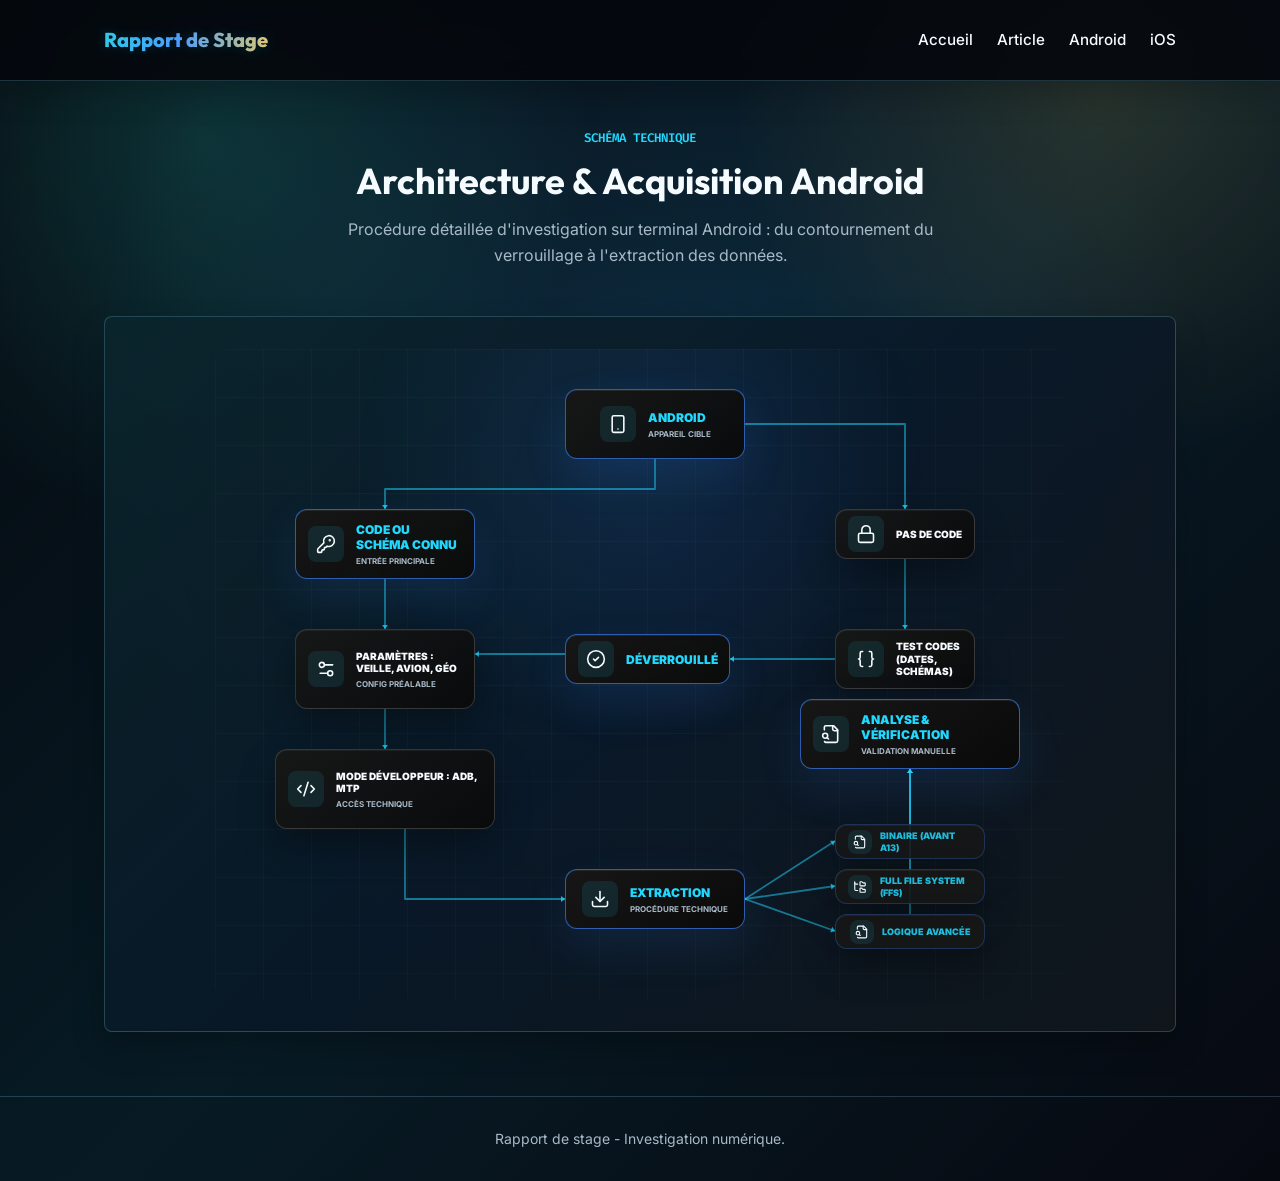
<file: android/index.html>
<!DOCTYPE html><html lang="fr" class="dark"> <head><meta charset="UTF-8"><meta name="description" content="Rapport de Stage - Investigation Numérique"><meta name="viewport" content="width=device-width"><link rel="icon" type="image/svg+xml" href="/favicon.svg"><meta name="generator" content="Astro v4.16.19"><link rel="preconnect" href="https://fonts.googleapis.com"><link rel="preconnect" href="https://fonts.gstatic.com" crossorigin><link href="https://fonts.googleapis.com/css2?family=Inter:wght@400;500;600;700;800&family=Outfit:wght@500;700;800&family=Fira+Code:wght@400;500&display=swap" rel="stylesheet"><title>Android - Investigation Numérique</title><link rel="stylesheet" href="/_astro/android.DP0fVaWt.css"></head> <body class="min-h-screen bg-background text-text"> <header class="sticky top-0 z-50 mb-12 border-b border-border bg-background/90 shadow-[0_12px_34px_rgba(0,0,0,0.2)] backdrop-blur-md"> <div class="site-container"> <div class="flex min-h-20 items-center justify-between gap-6"> <a href="/" class="logo-text text-xl">
Rapport de Stage
</a> <nav class="flex items-center gap-6 text-[0.95rem] font-medium text-text"> <a href="/" class="hover:text-primary">Accueil</a> <a href="/article" class="hover:text-primary">Article</a> <a href="/android" class="hover:text-primary">Android</a> <a href="/ios" class="hover:text-primary">iOS</a> </nav> </div> </div> </header> <main class="pb-16">  <section class="site-container mb-12 text-center"> <p class="section-kicker mb-3">Schéma technique</p> <h1 class="section-title mb-4 text-4xl">Architecture & Acquisition Android</h1> <p class="mx-auto max-w-2xl text-muted">
Procédure détaillée d'investigation sur terminal Android : du contournement du verrouillage à l'extraction des données.
</p> </section> <section class="wide-container"> <style>astro-island,astro-slot,astro-static-slot{display:contents}</style><script>(()=>{var e=async t=>{await(await t())()};(self.Astro||(self.Astro={})).load=e;window.dispatchEvent(new Event("astro:load"));})();;(()=>{var A=Object.defineProperty;var g=(i,o,a)=>o in i?A(i,o,{enumerable:!0,configurable:!0,writable:!0,value:a}):i[o]=a;var d=(i,o,a)=>g(i,typeof o!="symbol"?o+"":o,a);{let i={0:t=>m(t),1:t=>a(t),2:t=>new RegExp(t),3:t=>new Date(t),4:t=>new Map(a(t)),5:t=>new Set(a(t)),6:t=>BigInt(t),7:t=>new URL(t),8:t=>new Uint8Array(t),9:t=>new Uint16Array(t),10:t=>new Uint32Array(t),11:t=>1/0*t},o=t=>{let[l,e]=t;return l in i?i[l](e):void 0},a=t=>t.map(o),m=t=>typeof t!="object"||t===null?t:Object.fromEntries(Object.entries(t).map(([l,e])=>[l,o(e)]));class y extends HTMLElement{constructor(){super(...arguments);d(this,"Component");d(this,"hydrator");d(this,"hydrate",async()=>{var b;if(!this.hydrator||!this.isConnected)return;let e=(b=this.parentElement)==null?void 0:b.closest("astro-island[ssr]");if(e){e.addEventListener("astro:hydrate",this.hydrate,{once:!0});return}let c=this.querySelectorAll("astro-slot"),n={},h=this.querySelectorAll("template[data-astro-template]");for(let r of h){let s=r.closest(this.tagName);s!=null&&s.isSameNode(this)&&(n[r.getAttribute("data-astro-template")||"default"]=r.innerHTML,r.remove())}for(let r of c){let s=r.closest(this.tagName);s!=null&&s.isSameNode(this)&&(n[r.getAttribute("name")||"default"]=r.innerHTML)}let p;try{p=this.hasAttribute("props")?m(JSON.parse(this.getAttribute("props"))):{}}catch(r){let s=this.getAttribute("component-url")||"<unknown>",v=this.getAttribute("component-export");throw v&&(s+=` (export ${v})`),console.error(`[hydrate] Error parsing props for component ${s}`,this.getAttribute("props"),r),r}let u;await this.hydrator(this)(this.Component,p,n,{client:this.getAttribute("client")}),this.removeAttribute("ssr"),this.dispatchEvent(new CustomEvent("astro:hydrate"))});d(this,"unmount",()=>{this.isConnected||this.dispatchEvent(new CustomEvent("astro:unmount"))})}disconnectedCallback(){document.removeEventListener("astro:after-swap",this.unmount),document.addEventListener("astro:after-swap",this.unmount,{once:!0})}connectedCallback(){if(!this.hasAttribute("await-children")||document.readyState==="interactive"||document.readyState==="complete")this.childrenConnectedCallback();else{let e=()=>{document.removeEventListener("DOMContentLoaded",e),c.disconnect(),this.childrenConnectedCallback()},c=new MutationObserver(()=>{var n;((n=this.lastChild)==null?void 0:n.nodeType)===Node.COMMENT_NODE&&this.lastChild.nodeValue==="astro:end"&&(this.lastChild.remove(),e())});c.observe(this,{childList:!0}),document.addEventListener("DOMContentLoaded",e)}}async childrenConnectedCallback(){let e=this.getAttribute("before-hydration-url");e&&await import(e),this.start()}async start(){let e=JSON.parse(this.getAttribute("opts")),c=this.getAttribute("client");if(Astro[c]===void 0){window.addEventListener(`astro:${c}`,()=>this.start(),{once:!0});return}try{await Astro[c](async()=>{let n=this.getAttribute("renderer-url"),[h,{default:p}]=await Promise.all([import(this.getAttribute("component-url")),n?import(n):()=>()=>{}]),u=this.getAttribute("component-export")||"default";if(!u.includes("."))this.Component=h[u];else{this.Component=h;for(let f of u.split("."))this.Component=this.Component[f]}return this.hydrator=p,this.hydrate},e,this)}catch(n){console.error(`[astro-island] Error hydrating ${this.getAttribute("component-url")}`,n)}}attributeChangedCallback(){this.hydrate()}}d(y,"observedAttributes",["props"]),customElements.get("astro-island")||customElements.define("astro-island",y)}})();</script><astro-island uid="Z1F0vwY" prefix="r0" component-url="/_astro/AndroidSchema.DXoELfkH.js" component-export="default" renderer-url="/_astro/client.DrE9CFQR.js" props="{}" ssr="" client="load" opts="{&quot;name&quot;:&quot;AndroidSchema&quot;,&quot;value&quot;:true}" await-children=""><div class="trachinus-card w-full overflow-x-auto p-8"><div class="relative mx-auto" style="width:850px;height:650px"><div class="absolute inset-0 rounded-xl bg-[radial-gradient(circle_at_50%_18%,rgba(59,130,246,0.12),transparent_42%),linear-gradient(rgba(255,255,255,0.025)_1px,transparent_1px),linear-gradient(90deg,rgba(255,255,255,0.025)_1px,transparent_1px)] bg-[length:100%_100%,48px_48px,48px_48px]"></div><svg class="absolute inset-0 w-full h-full pointer-events-none" style="z-index:5"><g><path d="M 440 110 L 440 140 L 170 140 L 170 160" fill="none" stroke="#20d9ff" stroke-width="1.8" stroke-opacity="0.5" stroke-linecap="round" stroke-linejoin="round"></path><path d="M -4 -3 L 0 0 L -4 3" fill="#20d9ff" fill-opacity="0.78" transform="translate(170, 160) rotate(90)"></path></g><g><path d="M 530 75 L 690 75 L 690 160" fill="none" stroke="#20d9ff" stroke-width="1.8" stroke-opacity="0.5" stroke-linecap="round" stroke-linejoin="round"></path><path d="M -4 -3 L 0 0 L -4 3" fill="#20d9ff" fill-opacity="0.78" transform="translate(690, 160) rotate(90)"></path></g><g><path d="M 690 210 L 690 280" fill="none" stroke="#20d9ff" stroke-width="1.8" stroke-opacity="0.5" stroke-linecap="round" stroke-linejoin="round"></path><path d="M -4 -3 L 0 0 L -4 3" fill="#20d9ff" fill-opacity="0.78" transform="translate(690, 280) rotate(90)"></path></g><g><path d="M 620 310 L 515 310" fill="none" stroke="#20d9ff" stroke-width="1.8" stroke-opacity="0.5" stroke-linecap="round" stroke-linejoin="round"></path><path d="M -4 -3 L 0 0 L -4 3" fill="#20d9ff" fill-opacity="0.78" transform="translate(515, 310) rotate(180)"></path></g><g><path d="M 350 305 L 260 305" fill="none" stroke="#20d9ff" stroke-width="1.8" stroke-opacity="0.5" stroke-linecap="round" stroke-linejoin="round"></path><path d="M -4 -3 L 0 0 L -4 3" fill="#20d9ff" fill-opacity="0.78" transform="translate(260, 305) rotate(180)"></path></g><g><path d="M 170 230 L 170 280" fill="none" stroke="#20d9ff" stroke-width="1.8" stroke-opacity="0.5" stroke-linecap="round" stroke-linejoin="round"></path><path d="M -4 -3 L 0 0 L -4 3" fill="#20d9ff" fill-opacity="0.78" transform="translate(170, 280) rotate(90)"></path></g><g><path d="M 170 360 L 170 400" fill="none" stroke="#20d9ff" stroke-width="1.8" stroke-opacity="0.5" stroke-linecap="round" stroke-linejoin="round"></path><path d="M -4 -3 L 0 0 L -4 3" fill="#20d9ff" fill-opacity="0.78" transform="translate(170, 400) rotate(90)"></path></g><g><path d="M 530 550 L 620 492" fill="none" stroke="#20d9ff" stroke-width="1.8" stroke-opacity="0.5" stroke-linecap="round" stroke-linejoin="round"></path><path d="M -4 -3 L 0 0 L -4 3" fill="#20d9ff" fill-opacity="0.78" transform="translate(620, 492) rotate(-32.79953127261922)"></path></g><g><path d="M 530 550 L 620 537" fill="none" stroke="#20d9ff" stroke-width="1.8" stroke-opacity="0.5" stroke-linecap="round" stroke-linejoin="round"></path><path d="M -4 -3 L 0 0 L -4 3" fill="#20d9ff" fill-opacity="0.78" transform="translate(620, 537) rotate(-8.21920924889906)"></path></g><g><path d="M 530 550 L 620 582" fill="none" stroke="#20d9ff" stroke-width="1.8" stroke-opacity="0.5" stroke-linecap="round" stroke-linejoin="round"></path><path d="M -4 -3 L 0 0 L -4 3" fill="#20d9ff" fill-opacity="0.78" transform="translate(620, 582) rotate(19.573125830410195)"></path></g><g><path d="M 695 475 L 695 420" fill="none" stroke="#20d9ff" stroke-width="1.8" stroke-opacity="0.5" stroke-linecap="round" stroke-linejoin="round"></path><path d="M -4 -3 L 0 0 L -4 3" fill="#20d9ff" fill-opacity="0.78" transform="translate(695, 420) rotate(-90)"></path></g><g><path d="M 695 520 L 695 420" fill="none" stroke="#20d9ff" stroke-width="1.8" stroke-opacity="0.5" stroke-linecap="round" stroke-linejoin="round"></path><path d="M -4 -3 L 0 0 L -4 3" fill="#20d9ff" fill-opacity="0.78" transform="translate(695, 420) rotate(-90)"></path></g><g><path d="M 695 565 L 695 420" fill="none" stroke="#20d9ff" stroke-width="1.8" stroke-opacity="0.5" stroke-linecap="round" stroke-linejoin="round"></path><path d="M -4 -3 L 0 0 L -4 3" fill="#20d9ff" fill-opacity="0.78" transform="translate(695, 420) rotate(-90)"></path></g><g><path d="M 190 480 L 190 550 L 350 550" fill="none" stroke="#20d9ff" stroke-width="1.8" stroke-opacity="0.5" stroke-linecap="round" stroke-linejoin="round"></path><path d="M -4 -3 L 0 0 L -4 3" fill="#20d9ff" fill-opacity="0.78" transform="translate(350, 550) rotate(0)"></path></g></svg><div class="absolute" style="left:350px;top:40px;z-index:10"><div class="relative flex flex-col items-center justify-center rounded-xl border px-3 py-2 text-center shadow-xl outline-none transition-colors " style="width:180px;height:70px;background:linear-gradient(145deg, rgba(23,23,23,0.98), rgba(10,10,10,0.96));border-color:rgba(59,130,246,0.68);box-shadow:0 18px 45px rgba(59,130,246,0.12), inset 0 1px 0 rgba(255,255,255,0.07)"><div class="absolute inset-0 rounded-xl bg-primary/0 transition-colors hover:bg-primary/[0.03]"></div><div class="relative z-10 flex items-center gap-3"><div class="flex shrink-0 items-center justify-center rounded-lg bg-primary/10 text-text h-9 w-9"><svg xmlns="http://www.w3.org/2000/svg" width="24" height="24" viewBox="0 0 24 24" fill="none" stroke="currentColor" stroke-width="1.9" stroke-linecap="round" stroke-linejoin="round" class="lucide lucide-smartphone h-5 w-5"><rect width="14" height="20" x="5" y="2" rx="2" ry="2"></rect><path d="M12 18h.01"></path></svg></div><div class="text-left"><h3 class="font-black uppercase leading-tight tracking-normal text-primary text-[12px]">ANDROID</h3><p class="mt-1 text-[8px] font-bold uppercase leading-tight tracking-normal text-muted">APPAREIL CIBLE</p></div></div></div></div><div class="absolute" style="left:620px;top:160px;z-index:10"><div class="relative flex flex-col items-center justify-center rounded-xl border px-3 py-2 text-center shadow-xl outline-none transition-colors " style="width:140px;height:50px;background:linear-gradient(145deg, rgba(23,23,23,0.96), rgba(10,10,10,0.94));border-color:rgba(163,163,163,0.26);box-shadow:0 16px 36px rgba(0,0,0,0.32), inset 0 1px 0 rgba(255,255,255,0.05)"><div class="absolute inset-0 rounded-xl bg-primary/0 transition-colors hover:bg-primary/[0.03]"></div><div class="relative z-10 flex items-center gap-3"><div class="flex shrink-0 items-center justify-center rounded-lg bg-primary/10 text-text h-9 w-9"><svg xmlns="http://www.w3.org/2000/svg" width="24" height="24" viewBox="0 0 24 24" fill="none" stroke="currentColor" stroke-width="1.9" stroke-linecap="round" stroke-linejoin="round" class="lucide lucide-lock h-5 w-5"><rect width="18" height="11" x="3" y="11" rx="2" ry="2"></rect><path d="M7 11V7a5 5 0 0 1 10 0v4"></path></svg></div><div class="text-left"><h3 class="font-black uppercase leading-tight tracking-normal text-text text-[10px]">PAS DE CODE</h3></div></div></div></div><div class="absolute" style="left:80px;top:160px;z-index:10"><div class="relative flex flex-col items-center justify-center rounded-xl border px-3 py-2 text-center shadow-xl outline-none transition-colors " style="width:180px;height:70px;background:linear-gradient(145deg, rgba(23,23,23,0.98), rgba(10,10,10,0.96));border-color:rgba(59,130,246,0.68);box-shadow:0 18px 45px rgba(59,130,246,0.12), inset 0 1px 0 rgba(255,255,255,0.07)"><div class="absolute inset-0 rounded-xl bg-primary/0 transition-colors hover:bg-primary/[0.03]"></div><div class="relative z-10 flex items-center gap-3"><div class="flex shrink-0 items-center justify-center rounded-lg bg-primary/10 text-text h-9 w-9"><svg xmlns="http://www.w3.org/2000/svg" width="24" height="24" viewBox="0 0 24 24" fill="none" stroke="currentColor" stroke-width="1.9" stroke-linecap="round" stroke-linejoin="round" class="lucide lucide-key-round h-5 w-5"><path d="M2.586 17.414A2 2 0 0 0 2 18.828V21a1 1 0 0 0 1 1h3a1 1 0 0 0 1-1v-1a1 1 0 0 1 1-1h1a1 1 0 0 0 1-1v-1a1 1 0 0 1 1-1h.172a2 2 0 0 0 1.414-.586l.814-.814a6.5 6.5 0 1 0-4-4z"></path><circle cx="16.5" cy="7.5" r=".5" fill="currentColor"></circle></svg></div><div class="text-left"><h3 class="font-black uppercase leading-tight tracking-normal text-primary text-[12px]">CODE OU SCHÉMA CONNU</h3><p class="mt-1 text-[8px] font-bold uppercase leading-tight tracking-normal text-muted">ENTRÉE PRINCIPALE</p></div></div></div></div><div class="absolute" style="left:80px;top:280px;z-index:10"><div class="relative flex flex-col items-center justify-center rounded-xl border px-3 py-2 text-center shadow-xl outline-none transition-colors " style="width:180px;height:80px;background:linear-gradient(145deg, rgba(23,23,23,0.96), rgba(10,10,10,0.94));border-color:rgba(163,163,163,0.26);box-shadow:0 16px 36px rgba(0,0,0,0.32), inset 0 1px 0 rgba(255,255,255,0.05)"><div class="absolute inset-0 rounded-xl bg-primary/0 transition-colors hover:bg-primary/[0.03]"></div><div class="relative z-10 flex items-center gap-3"><div class="flex shrink-0 items-center justify-center rounded-lg bg-primary/10 text-text h-9 w-9"><svg xmlns="http://www.w3.org/2000/svg" width="24" height="24" viewBox="0 0 24 24" fill="none" stroke="currentColor" stroke-width="1.9" stroke-linecap="round" stroke-linejoin="round" class="lucide lucide-settings2 h-5 w-5"><path d="M20 7h-9"></path><path d="M14 17H5"></path><circle cx="17" cy="17" r="3"></circle><circle cx="7" cy="7" r="3"></circle></svg></div><div class="text-left"><h3 class="font-black uppercase leading-tight tracking-normal text-text text-[10px]">PARAMÈTRES : VEILLE, AVION, GÉO</h3><p class="mt-1 text-[8px] font-bold uppercase leading-tight tracking-normal text-muted">CONFIG PRÉALABLE</p></div></div></div></div><div class="absolute" style="left:620px;top:280px;z-index:10"><div class="relative flex flex-col items-center justify-center rounded-xl border px-3 py-2 text-center shadow-xl outline-none transition-colors " style="width:140px;height:60px;background:linear-gradient(145deg, rgba(23,23,23,0.96), rgba(10,10,10,0.94));border-color:rgba(163,163,163,0.26);box-shadow:0 16px 36px rgba(0,0,0,0.32), inset 0 1px 0 rgba(255,255,255,0.05)"><div class="absolute inset-0 rounded-xl bg-primary/0 transition-colors hover:bg-primary/[0.03]"></div><div class="relative z-10 flex items-center gap-3"><div class="flex shrink-0 items-center justify-center rounded-lg bg-primary/10 text-text h-9 w-9"><svg xmlns="http://www.w3.org/2000/svg" width="24" height="24" viewBox="0 0 24 24" fill="none" stroke="currentColor" stroke-width="1.9" stroke-linecap="round" stroke-linejoin="round" class="lucide lucide-braces h-5 w-5"><path d="M8 3H7a2 2 0 0 0-2 2v5a2 2 0 0 1-2 2 2 2 0 0 1 2 2v5c0 1.1.9 2 2 2h1"></path><path d="M16 21h1a2 2 0 0 0 2-2v-5c0-1.1.9-2 2-2a2 2 0 0 1-2-2V5a2 2 0 0 0-2-2h-1"></path></svg></div><div class="text-left"><h3 class="font-black uppercase leading-tight tracking-normal text-text text-[10px]">TEST CODES (DATES, SCHÉMAS)</h3></div></div></div></div><div class="absolute" style="left:350px;top:285px;z-index:10"><div class="relative flex flex-col items-center justify-center rounded-xl border px-3 py-2 text-center shadow-xl outline-none transition-colors " style="width:165px;height:50px;background:linear-gradient(145deg, rgba(23,23,23,0.98), rgba(10,10,10,0.96));border-color:rgba(59,130,246,0.68);box-shadow:0 18px 45px rgba(59,130,246,0.12), inset 0 1px 0 rgba(255,255,255,0.07)"><div class="absolute inset-0 rounded-xl bg-primary/0 transition-colors hover:bg-primary/[0.03]"></div><div class="relative z-10 flex items-center gap-3"><div class="flex shrink-0 items-center justify-center rounded-lg bg-primary/10 text-text h-9 w-9"><svg xmlns="http://www.w3.org/2000/svg" width="24" height="24" viewBox="0 0 24 24" fill="none" stroke="currentColor" stroke-width="1.9" stroke-linecap="round" stroke-linejoin="round" class="lucide lucide-circle-check h-5 w-5"><circle cx="12" cy="12" r="10"></circle><path d="m9 12 2 2 4-4"></path></svg></div><div class="text-left"><h3 class="font-black uppercase leading-tight tracking-normal text-primary text-[12px]">DÉVERROUILLÉ</h3></div></div></div></div><div class="absolute" style="left:60px;top:400px;z-index:10"><div class="relative flex flex-col items-center justify-center rounded-xl border px-3 py-2 text-center shadow-xl outline-none transition-colors " style="width:220px;height:80px;background:linear-gradient(145deg, rgba(23,23,23,0.96), rgba(10,10,10,0.94));border-color:rgba(163,163,163,0.26);box-shadow:0 16px 36px rgba(0,0,0,0.32), inset 0 1px 0 rgba(255,255,255,0.05)"><div class="absolute inset-0 rounded-xl bg-primary/0 transition-colors hover:bg-primary/[0.03]"></div><div class="relative z-10 flex items-center gap-3"><div class="flex shrink-0 items-center justify-center rounded-lg bg-primary/10 text-text h-9 w-9"><svg xmlns="http://www.w3.org/2000/svg" width="24" height="24" viewBox="0 0 24 24" fill="none" stroke="currentColor" stroke-width="1.9" stroke-linecap="round" stroke-linejoin="round" class="lucide lucide-code-xml h-5 w-5"><path d="m18 16 4-4-4-4"></path><path d="m6 8-4 4 4 4"></path><path d="m14.5 4-5 16"></path></svg></div><div class="text-left"><h3 class="font-black uppercase leading-tight tracking-normal text-text text-[10px]">MODE DÉVELOPPEUR : ADB, MTP</h3><p class="mt-1 text-[8px] font-bold uppercase leading-tight tracking-normal text-muted">ACCÈS TECHNIQUE</p></div></div></div></div><div class="absolute" style="left:350px;top:520px;z-index:10"><div class="relative flex flex-col items-center justify-center rounded-xl border px-3 py-2 text-center shadow-xl outline-none transition-colors " style="width:180px;height:60px;background:linear-gradient(145deg, rgba(23,23,23,0.98), rgba(10,10,10,0.96));border-color:rgba(59,130,246,0.68);box-shadow:0 18px 45px rgba(59,130,246,0.12), inset 0 1px 0 rgba(255,255,255,0.07)"><div class="absolute inset-0 rounded-xl bg-primary/0 transition-colors hover:bg-primary/[0.03]"></div><div class="relative z-10 flex items-center gap-3"><div class="flex shrink-0 items-center justify-center rounded-lg bg-primary/10 text-text h-9 w-9"><svg xmlns="http://www.w3.org/2000/svg" width="24" height="24" viewBox="0 0 24 24" fill="none" stroke="currentColor" stroke-width="1.9" stroke-linecap="round" stroke-linejoin="round" class="lucide lucide-download h-5 w-5"><path d="M21 15v4a2 2 0 0 1-2 2H5a2 2 0 0 1-2-2v-4"></path><polyline points="7 10 12 15 17 10"></polyline><line x1="12" x2="12" y1="15" y2="3"></line></svg></div><div class="text-left"><h3 class="font-black uppercase leading-tight tracking-normal text-primary text-[12px]">EXTRACTION</h3><p class="mt-1 text-[8px] font-bold uppercase leading-tight tracking-normal text-muted">PROCÉDURE TECHNIQUE</p></div></div></div></div><div class="absolute" style="left:620px;top:475px;z-index:10"><div class="relative flex flex-col items-center justify-center rounded-xl border px-3 py-2 text-center shadow-xl outline-none transition-colors " style="width:150px;height:35px;background:rgba(23, 23, 23, 0.9);border-color:rgba(59,130,246,0.28);box-shadow:0 16px 36px rgba(0,0,0,0.32), inset 0 1px 0 rgba(255,255,255,0.05)"><div class="absolute inset-0 rounded-xl bg-primary/0 transition-colors hover:bg-primary/[0.03]"></div><div class="relative z-10 flex items-center gap-2"><div class="flex shrink-0 items-center justify-center rounded-lg bg-primary/10 text-text h-6 w-6"><svg xmlns="http://www.w3.org/2000/svg" width="24" height="24" viewBox="0 0 24 24" fill="none" stroke="currentColor" stroke-width="1.9" stroke-linecap="round" stroke-linejoin="round" class="lucide lucide-file-search h-3.5 w-3.5"><path d="M14 2v4a2 2 0 0 0 2 2h4"></path><path d="M4.268 21a2 2 0 0 0 1.727 1H18a2 2 0 0 0 2-2V7l-5-5H6a2 2 0 0 0-2 2v3"></path><path d="m9 18-1.5-1.5"></path><circle cx="5" cy="14" r="3"></circle></svg></div><div class="text-left"><h3 class="font-black uppercase leading-tight tracking-normal text-primary/85 text-[9px]">BINAIRE (AVANT A13)</h3></div></div></div></div><div class="absolute" style="left:620px;top:520px;z-index:10"><div class="relative flex flex-col items-center justify-center rounded-xl border px-3 py-2 text-center shadow-xl outline-none transition-colors " style="width:150px;height:35px;background:rgba(23, 23, 23, 0.9);border-color:rgba(59,130,246,0.28);box-shadow:0 16px 36px rgba(0,0,0,0.32), inset 0 1px 0 rgba(255,255,255,0.05)"><div class="absolute inset-0 rounded-xl bg-primary/0 transition-colors hover:bg-primary/[0.03]"></div><div class="relative z-10 flex items-center gap-2"><div class="flex shrink-0 items-center justify-center rounded-lg bg-primary/10 text-text h-6 w-6"><svg xmlns="http://www.w3.org/2000/svg" width="24" height="24" viewBox="0 0 24 24" fill="none" stroke="currentColor" stroke-width="1.9" stroke-linecap="round" stroke-linejoin="round" class="lucide lucide-folder-tree h-3.5 w-3.5"><path d="M20 10a1 1 0 0 0 1-1V6a1 1 0 0 0-1-1h-2.5a1 1 0 0 1-.8-.4l-.9-1.2A1 1 0 0 0 15 3h-2a1 1 0 0 0-1 1v5a1 1 0 0 0 1 1Z"></path><path d="M20 21a1 1 0 0 0 1-1v-3a1 1 0 0 0-1-1h-2.9a1 1 0 0 1-.88-.55l-.42-.85a1 1 0 0 0-.92-.6H13a1 1 0 0 0-1 1v5a1 1 0 0 0 1 1Z"></path><path d="M3 5a2 2 0 0 0 2 2h3"></path><path d="M3 3v13a2 2 0 0 0 2 2h3"></path></svg></div><div class="text-left"><h3 class="font-black uppercase leading-tight tracking-normal text-primary/85 text-[9px]">FULL FILE SYSTEM (FFS)</h3></div></div></div></div><div class="absolute" style="left:620px;top:565px;z-index:10"><div class="relative flex flex-col items-center justify-center rounded-xl border px-3 py-2 text-center shadow-xl outline-none transition-colors " style="width:150px;height:35px;background:rgba(23, 23, 23, 0.9);border-color:rgba(59,130,246,0.28);box-shadow:0 16px 36px rgba(0,0,0,0.32), inset 0 1px 0 rgba(255,255,255,0.05)"><div class="absolute inset-0 rounded-xl bg-primary/0 transition-colors hover:bg-primary/[0.03]"></div><div class="relative z-10 flex items-center gap-2"><div class="flex shrink-0 items-center justify-center rounded-lg bg-primary/10 text-text h-6 w-6"><svg xmlns="http://www.w3.org/2000/svg" width="24" height="24" viewBox="0 0 24 24" fill="none" stroke="currentColor" stroke-width="1.9" stroke-linecap="round" stroke-linejoin="round" class="lucide lucide-file-search h-3.5 w-3.5"><path d="M14 2v4a2 2 0 0 0 2 2h4"></path><path d="M4.268 21a2 2 0 0 0 1.727 1H18a2 2 0 0 0 2-2V7l-5-5H6a2 2 0 0 0-2 2v3"></path><path d="m9 18-1.5-1.5"></path><circle cx="5" cy="14" r="3"></circle></svg></div><div class="text-left"><h3 class="font-black uppercase leading-tight tracking-normal text-primary/85 text-[9px]">LOGIQUE AVANCÉE</h3></div></div></div></div><div class="absolute" style="left:585px;top:350px;z-index:10"><a href="/" class="no-underline"><div class="relative flex flex-col items-center justify-center rounded-xl border px-3 py-2 text-center shadow-xl outline-none transition-colors cursor-pointer" tabindex="0" style="width:220px;height:70px;background:linear-gradient(145deg, rgba(23,23,23,0.98), rgba(10,10,10,0.96));border-color:rgba(59,130,246,0.68);box-shadow:0 18px 45px rgba(59,130,246,0.12), inset 0 1px 0 rgba(255,255,255,0.07)"><div class="absolute inset-0 rounded-xl bg-primary/0 transition-colors hover:bg-primary/[0.03]"></div><div class="relative z-10 flex items-center gap-3"><div class="flex shrink-0 items-center justify-center rounded-lg bg-primary/10 text-text h-9 w-9"><svg xmlns="http://www.w3.org/2000/svg" width="24" height="24" viewBox="0 0 24 24" fill="none" stroke="currentColor" stroke-width="1.9" stroke-linecap="round" stroke-linejoin="round" class="lucide lucide-file-search h-5 w-5"><path d="M14 2v4a2 2 0 0 0 2 2h4"></path><path d="M4.268 21a2 2 0 0 0 1.727 1H18a2 2 0 0 0 2-2V7l-5-5H6a2 2 0 0 0-2 2v3"></path><path d="m9 18-1.5-1.5"></path><circle cx="5" cy="14" r="3"></circle></svg></div><div class="text-left"><h3 class="font-black uppercase leading-tight tracking-normal text-primary text-[12px]">ANALYSE &amp; VÉRIFICATION</h3><p class="mt-1 text-[8px] font-bold uppercase leading-tight tracking-normal text-muted">VALIDATION MANUELLE</p></div></div></div></a></div></div></div><!--astro:end--></astro-island> </section>  </main> <footer class="border-t border-border py-8 text-center text-sm text-muted"> <div class="site-container"> <p>Rapport de stage - Investigation numérique.</p> </div> </footer> </body></html>
</file>
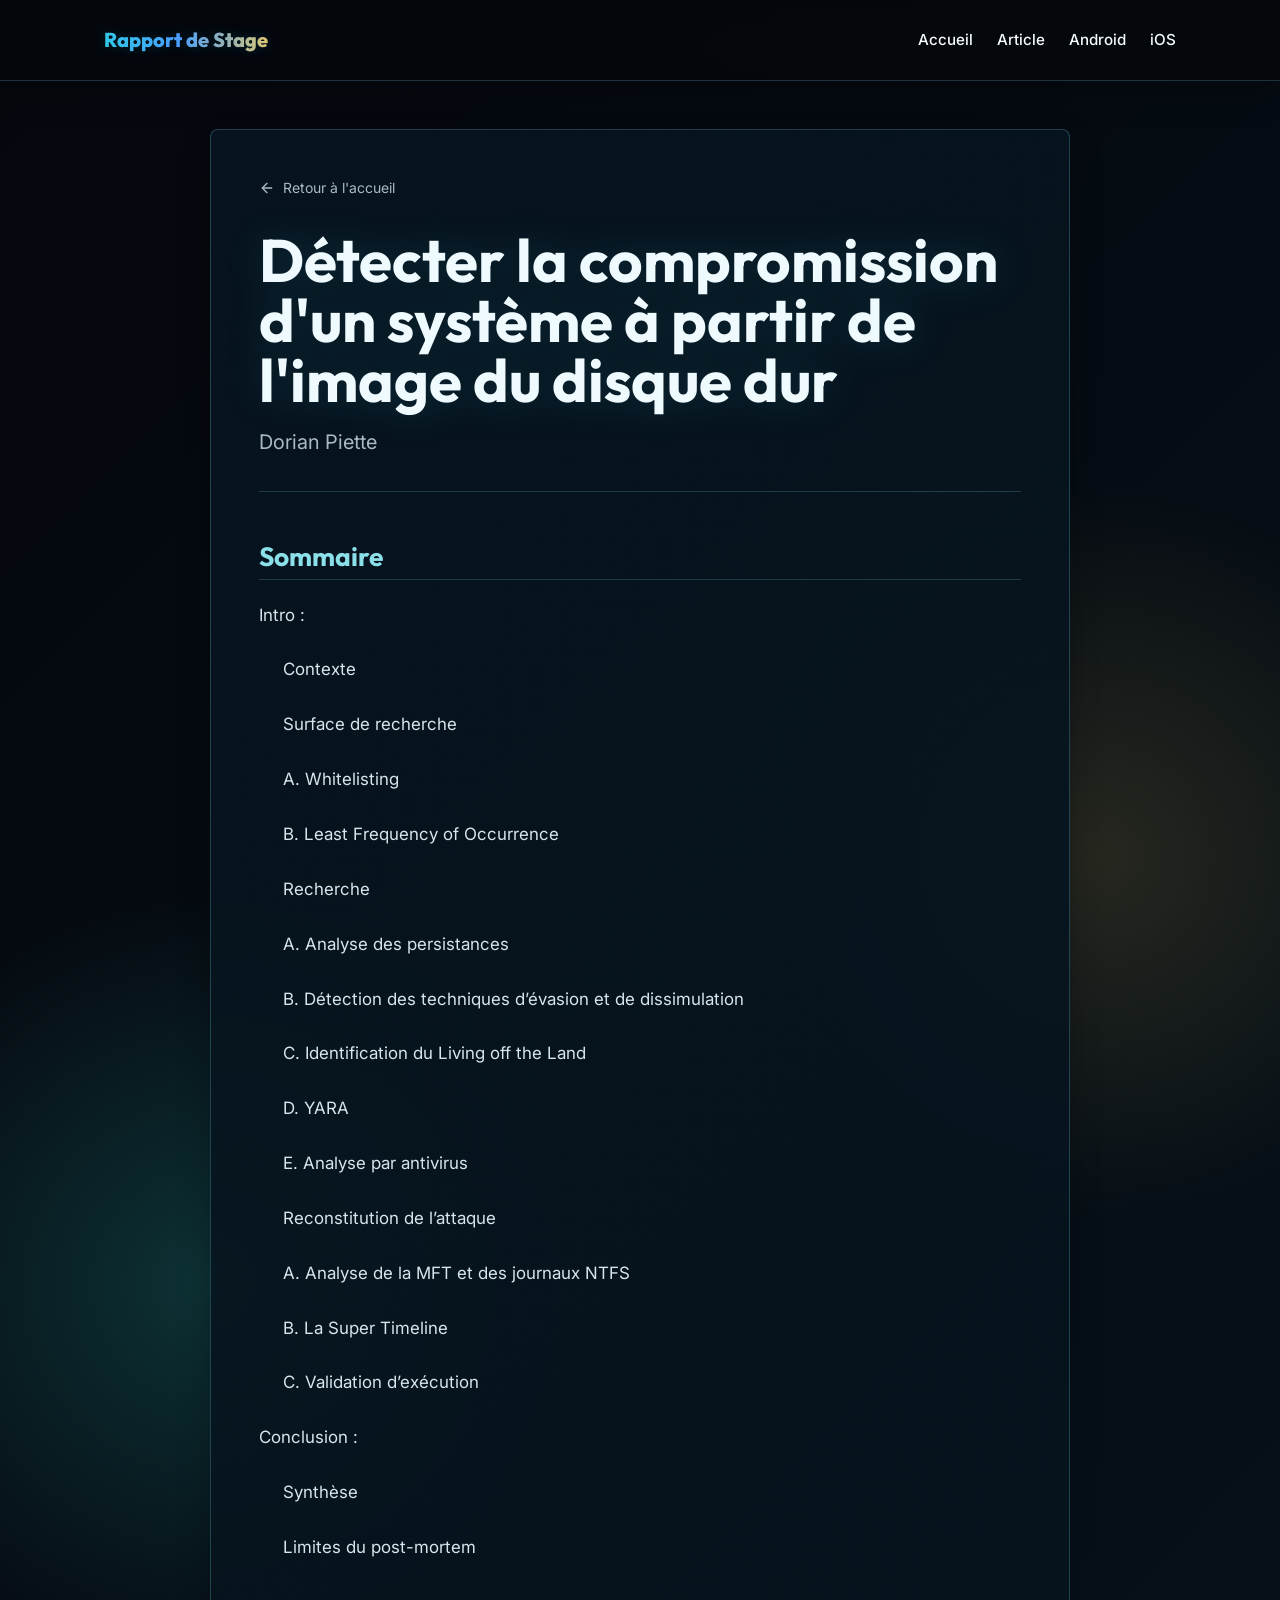
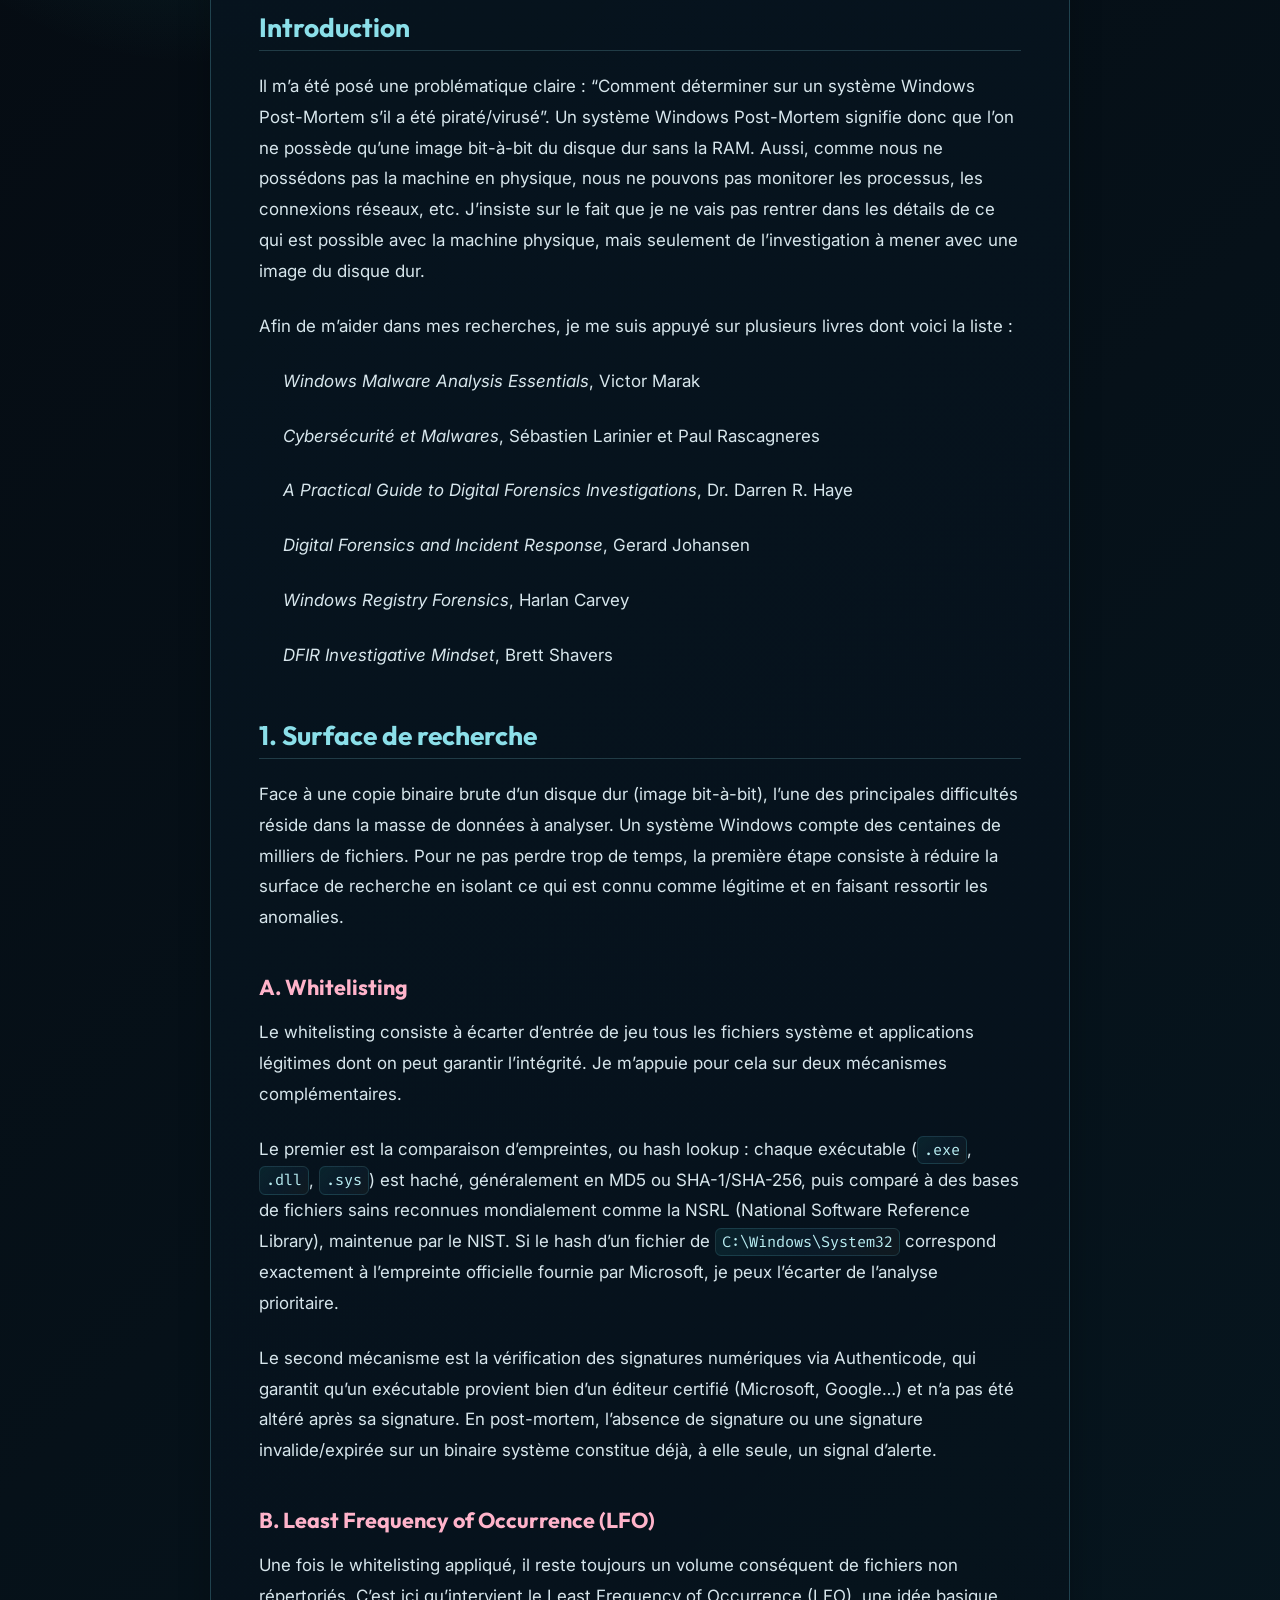
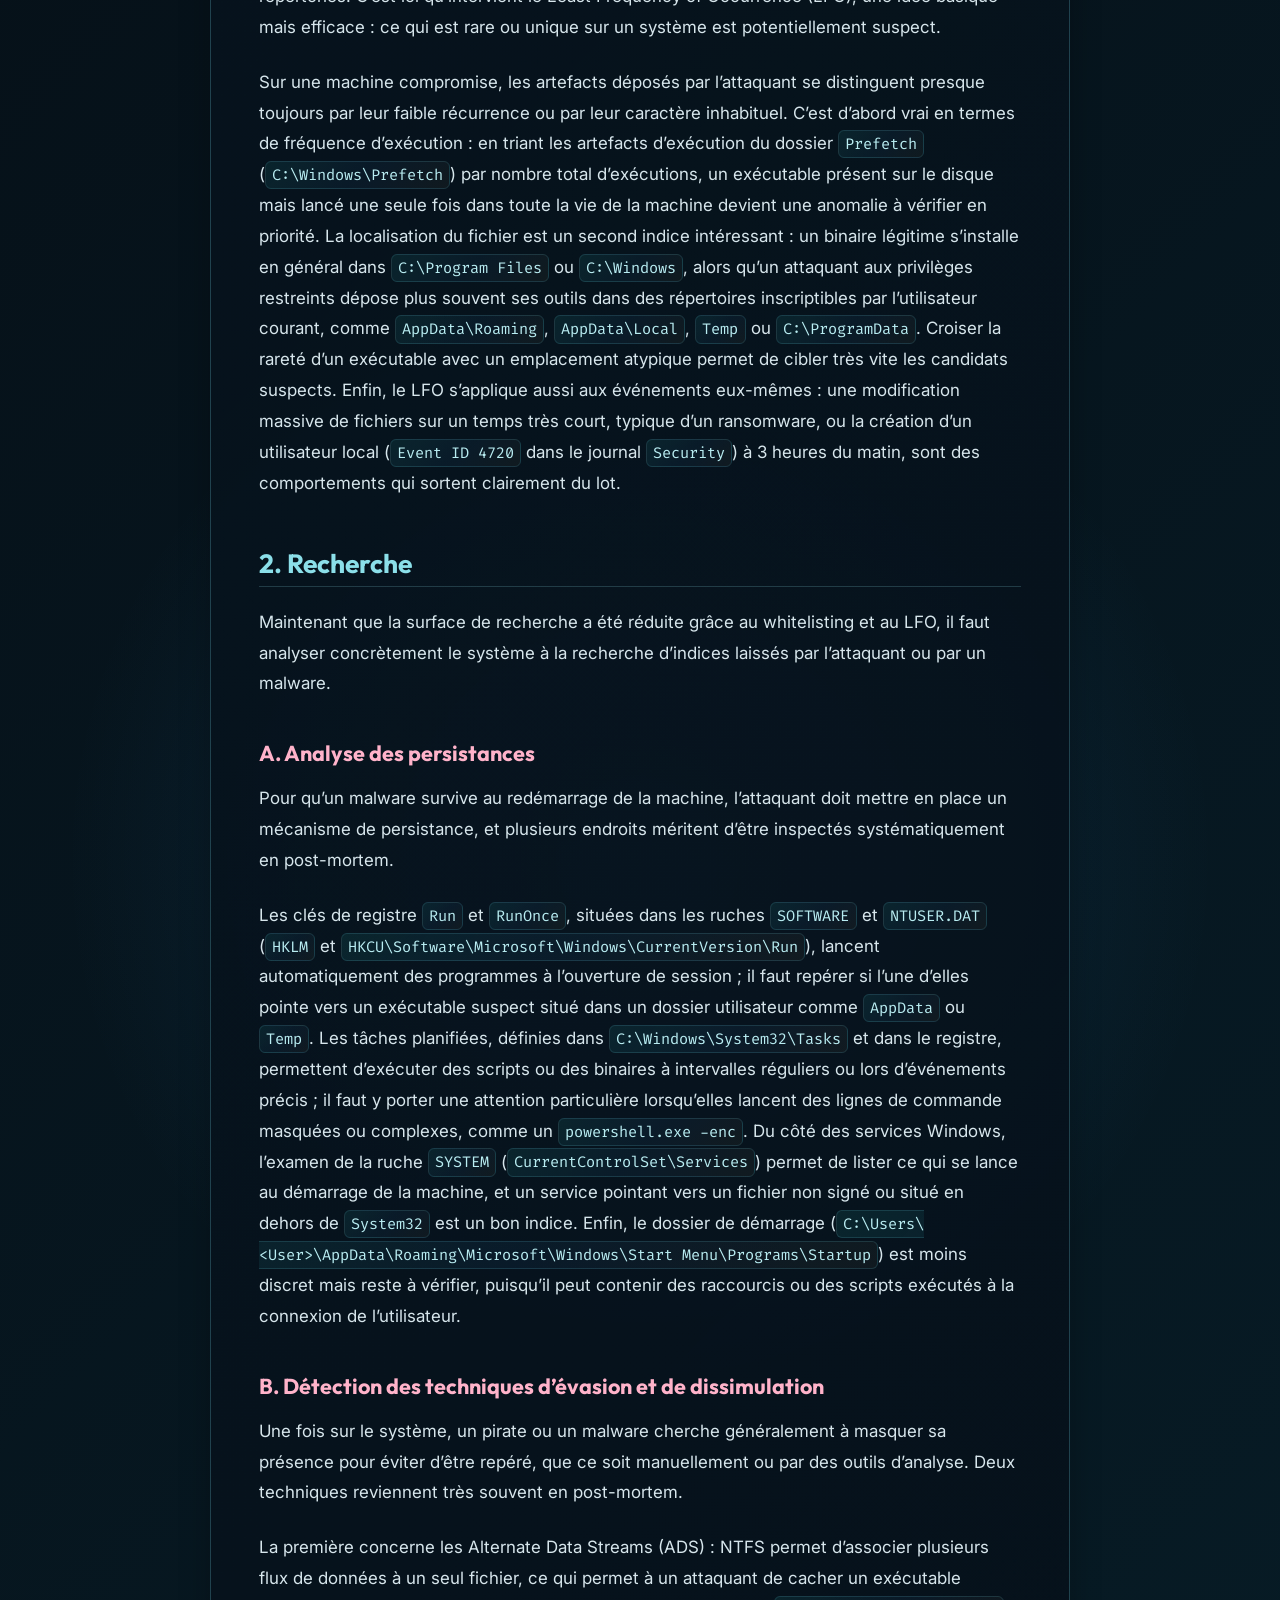
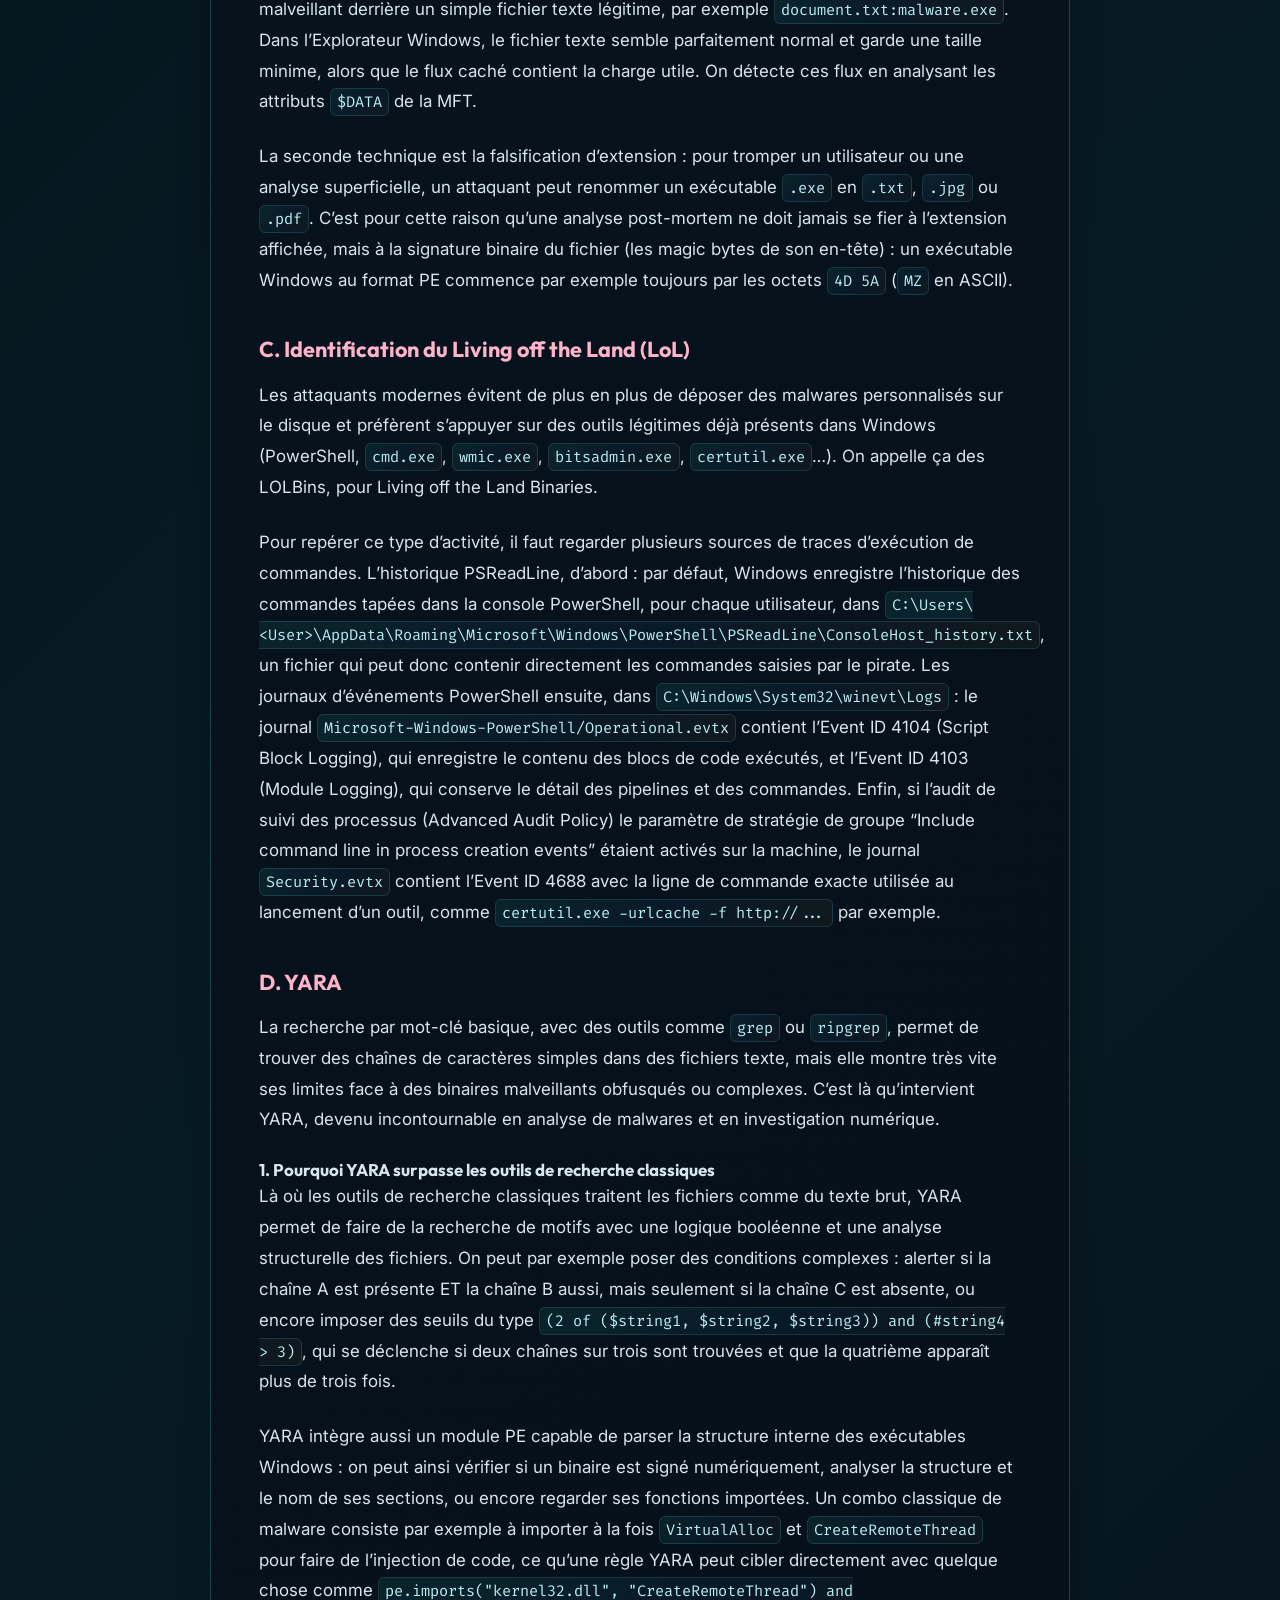
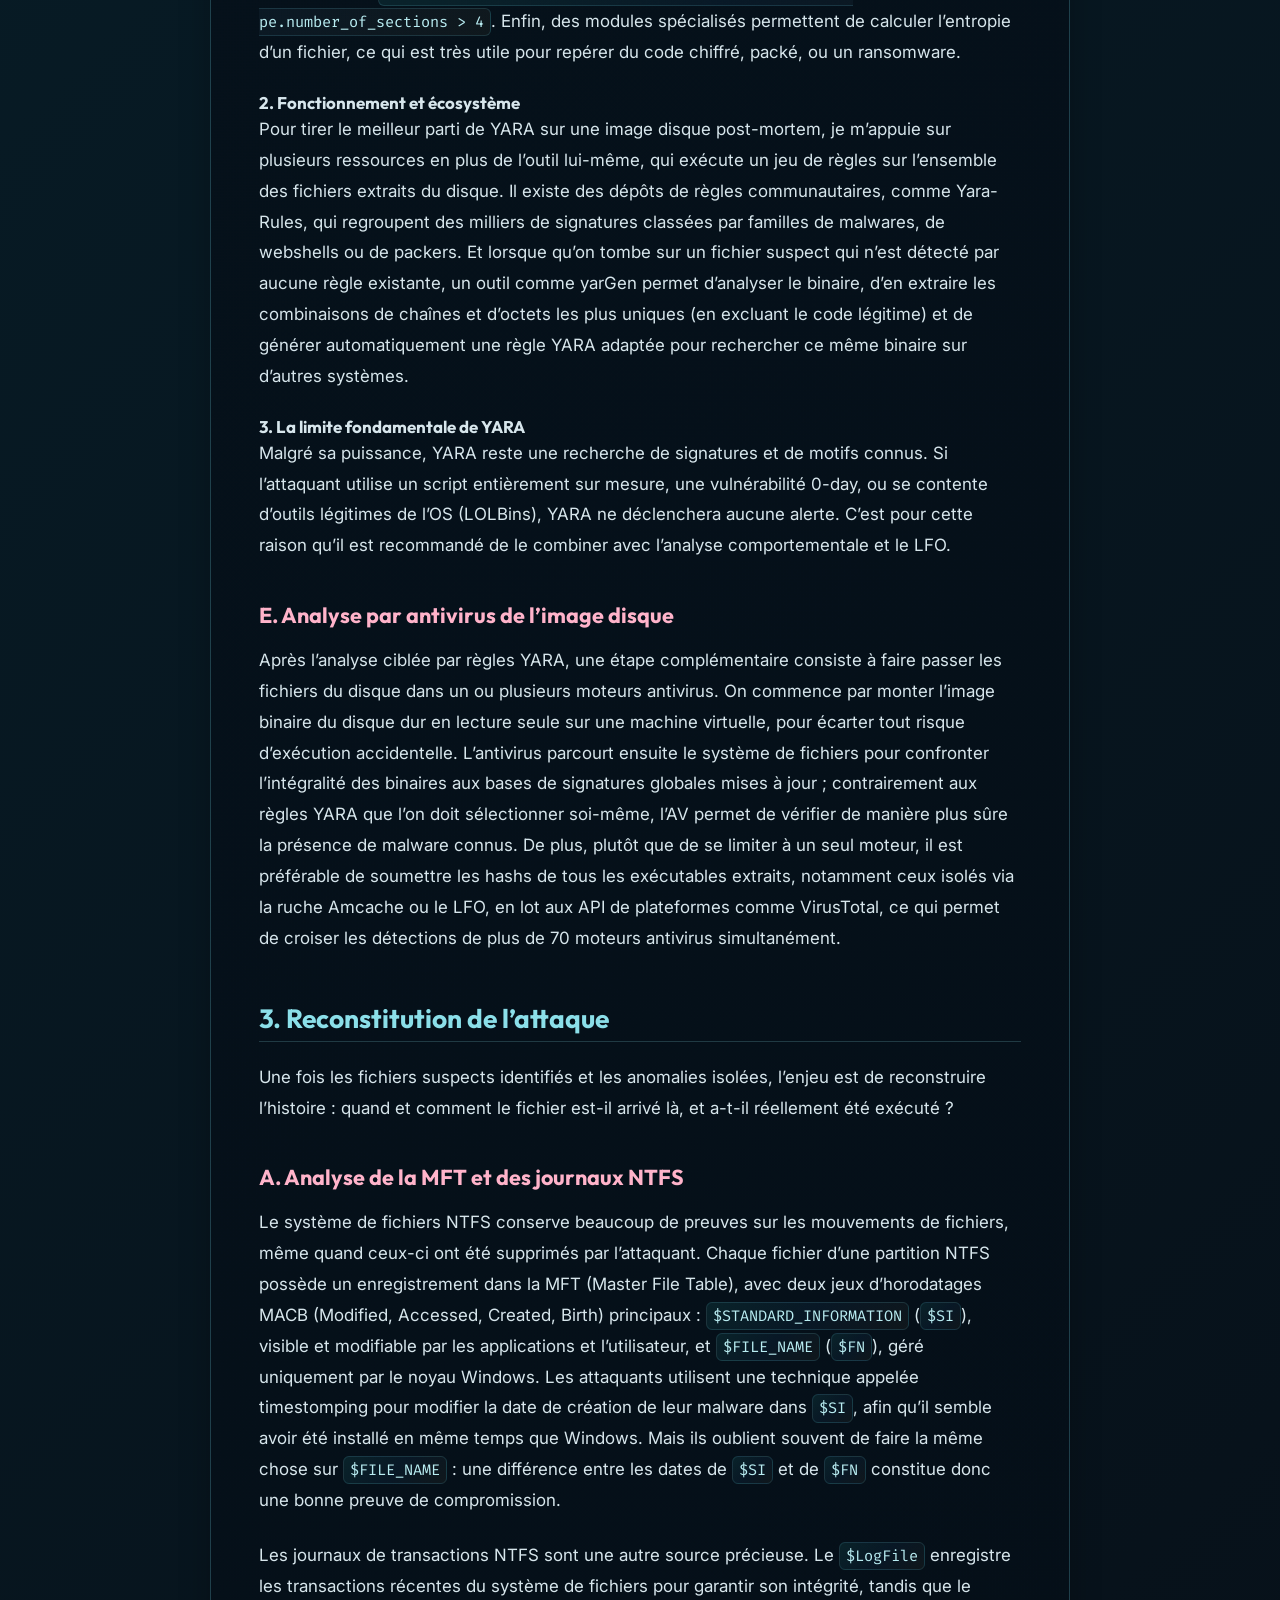
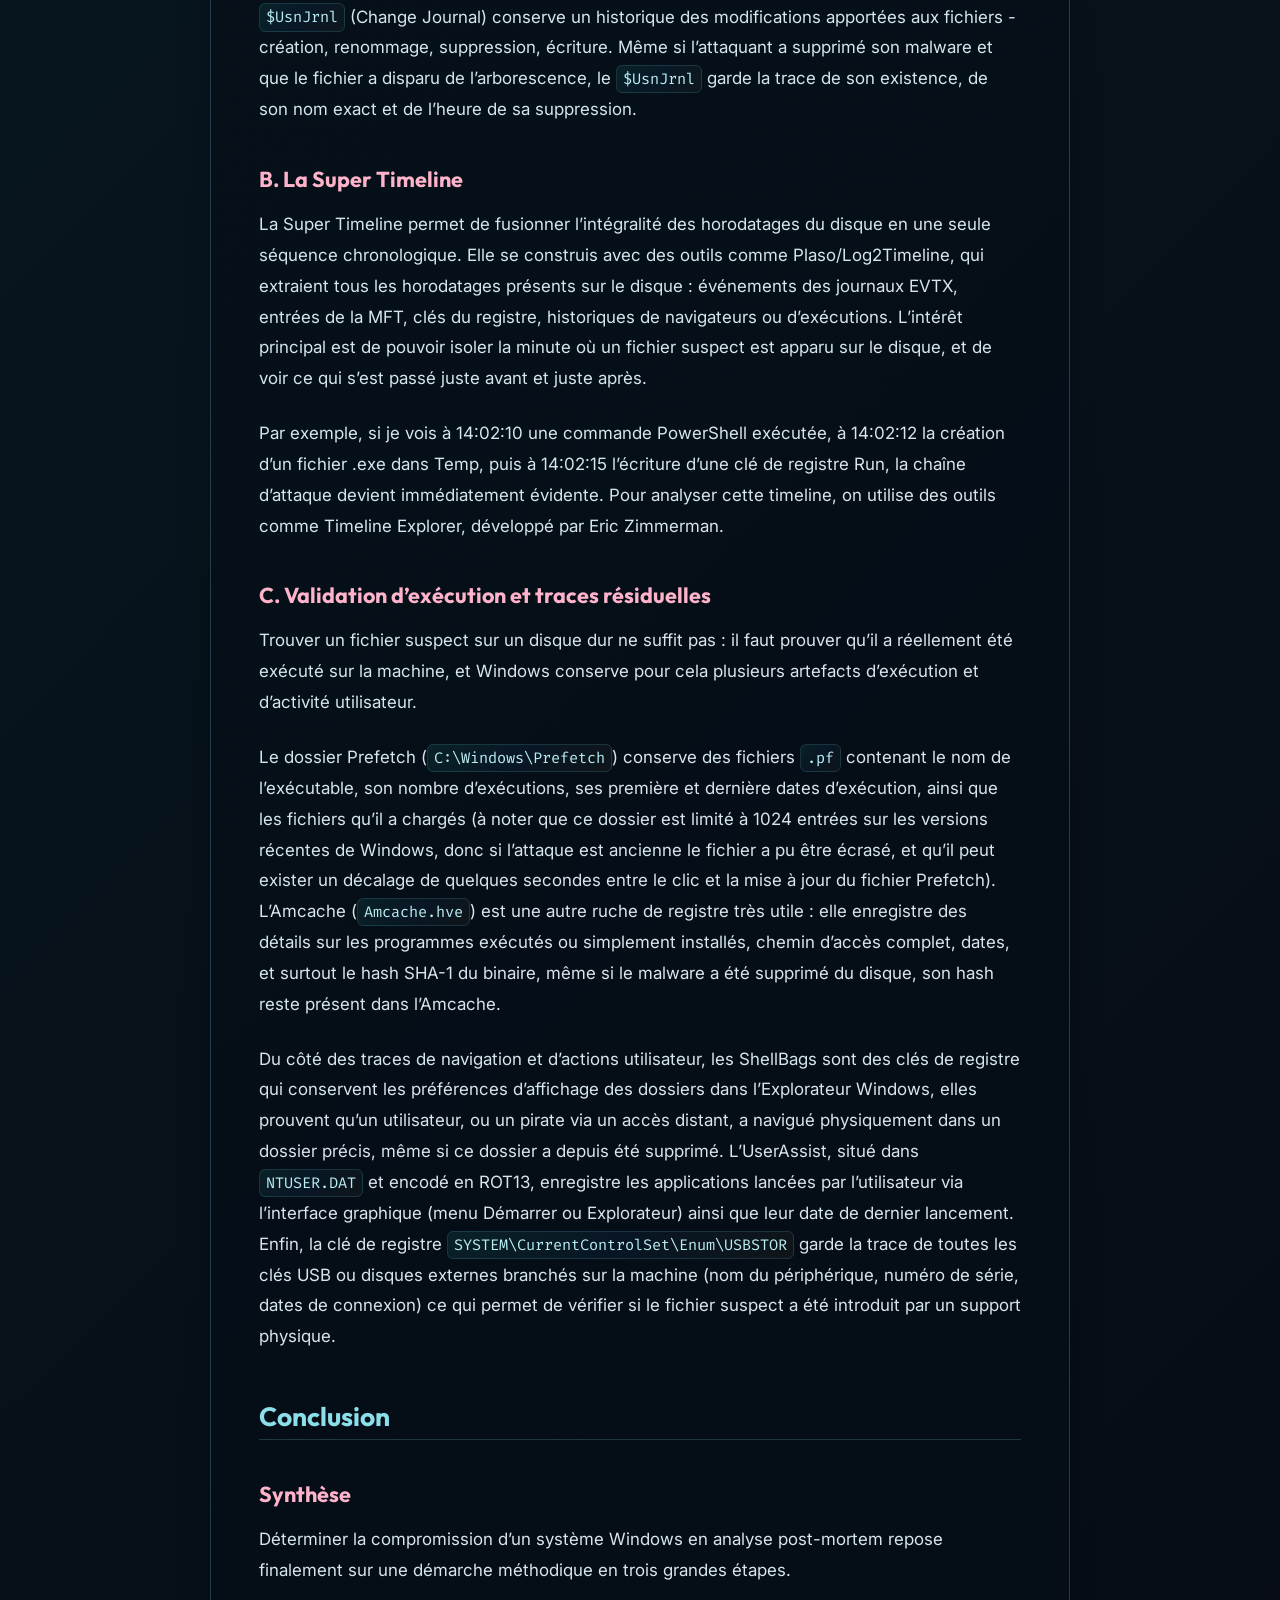
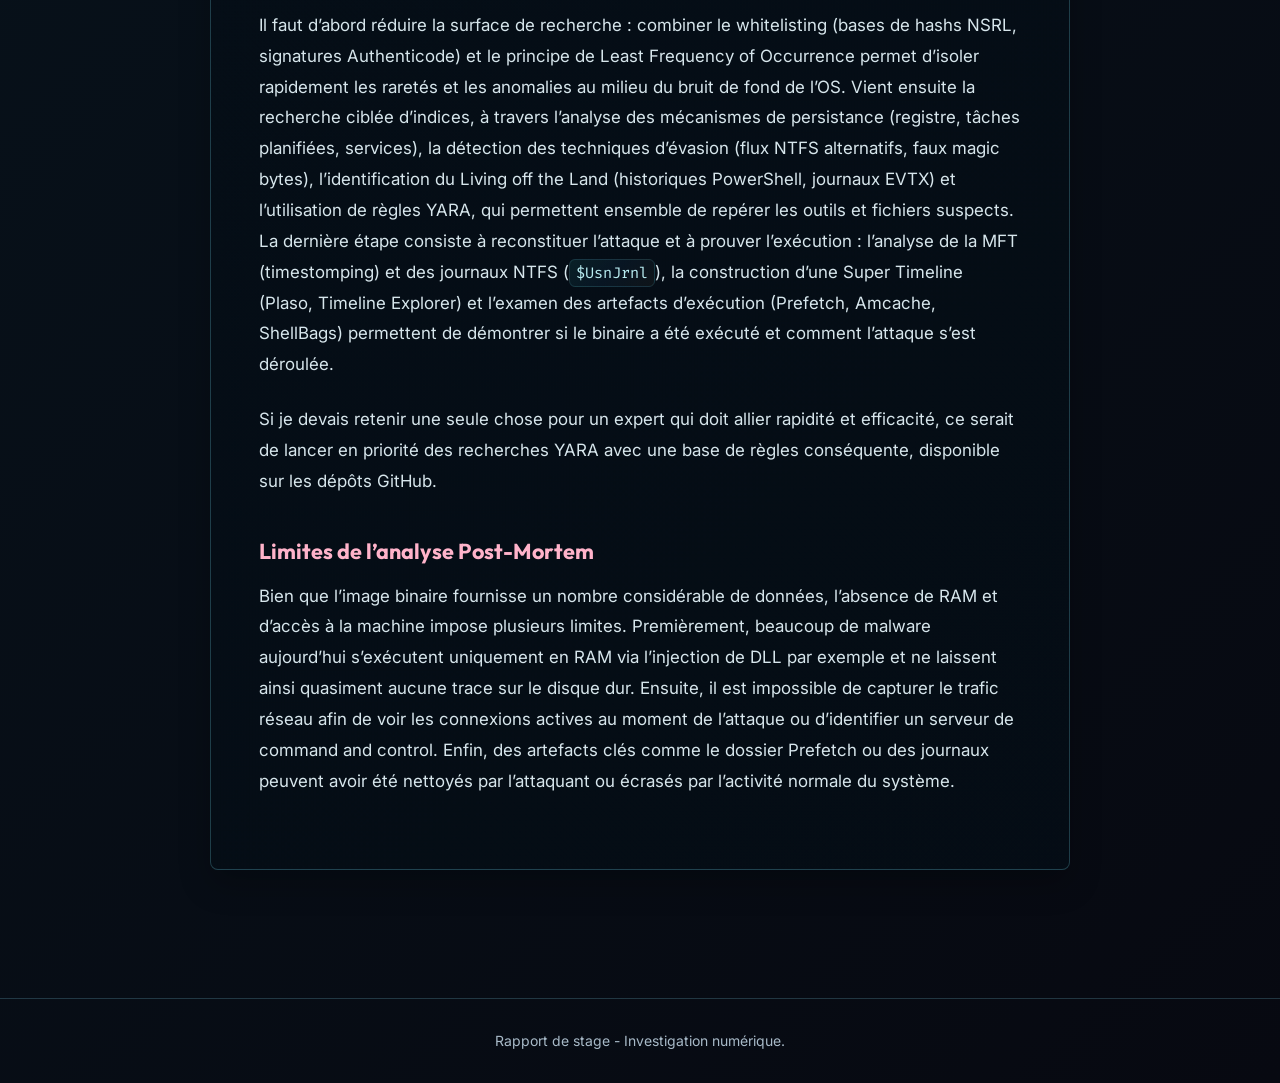
<file: article/index.html>
<!DOCTYPE html><html lang="fr" class="dark"> <head><meta charset="UTF-8"><meta name="description" content="Rapport de Stage - Investigation Numérique"><meta name="viewport" content="width=device-width"><link rel="icon" type="image/svg+xml" href="/favicon.svg"><meta name="generator" content="Astro v4.16.19"><link rel="preconnect" href="https://fonts.googleapis.com"><link rel="preconnect" href="https://fonts.gstatic.com" crossorigin><link href="https://fonts.googleapis.com/css2?family=Inter:wght@400;500;600;700;800&family=Outfit:wght@500;700;800&family=Fira+Code:wght@400;500&display=swap" rel="stylesheet"><title>Détecter la compromission d&#39;un système à partir de l&#39;image du disque dur - Rapport de Stage</title><link rel="stylesheet" href="/_astro/android.DP0fVaWt.css"></head> <body class="min-h-screen bg-background text-text"> <header class="sticky top-0 z-50 mb-12 border-b border-border bg-background/90 shadow-[0_12px_34px_rgba(0,0,0,0.2)] backdrop-blur-md"> <div class="site-container"> <div class="flex min-h-20 items-center justify-between gap-6"> <a href="/" class="logo-text text-xl">
Rapport de Stage
</a> <nav class="flex items-center gap-6 text-[0.95rem] font-medium text-text"> <a href="/" class="hover:text-primary">Accueil</a> <a href="/article" class="hover:text-primary">Article</a> <a href="/android" class="hover:text-primary">Android</a> <a href="/ios" class="hover:text-primary">iOS</a> </nav> </div> </div> </header> <main class="pb-16">  <article class="post-shell"> <div class="mb-12"> <a href="/" class="mb-6 inline-flex items-center gap-2 text-sm text-muted hover:text-primary"> <svg xmlns="http://www.w3.org/2000/svg" width="24" height="24" viewBox="0 0 24 24" fill="none" stroke="currentColor" stroke-width="2" stroke-linecap="round" stroke-linejoin="round" class="lucide lucide-arrow-left h-4 w-4"><path d="m12 19-7-7 7-7"></path><path d="M19 12H5"></path></svg>
Retour à l'accueil
</a> <div class="border-b border-border pb-8"> <h1 class="section-title mt-2 text-4xl text-[#effaff] drop-shadow-[0_0_18px_rgba(32,217,255,0.14)] sm:text-6xl">Détecter la compromission d&#39;un système à partir de l&#39;image du disque dur</h1> <p class="mt-4 text-xl leading-relaxed text-muted">Dorian Piette</p> </div> </div> <div class="markdown-body"> <h2 id="sommaire">Sommaire</h2>
<p>Intro :</p>
<ul>
<li>Contexte</li>
</ul>
<ol>
<li>
<p>Surface de recherche</p>
<p>A. Whitelisting</p>
<p>B. Least Frequency of Occurrence</p>
</li>
<li>
<p>Recherche</p>
<p>A. Analyse des persistances</p>
<p>B. Détection des techniques d’évasion et de dissimulation</p>
<p>C. Identification du Living off the Land</p>
<p>D. YARA</p>
<p>E. Analyse par antivirus</p>
</li>
<li>
<p>Reconstitution de l’attaque</p>
<p>A. Analyse de la MFT et des journaux NTFS</p>
<p>B. La Super Timeline</p>
<p>C. Validation d’exécution</p>
</li>
</ol>
<p>Conclusion :</p>
<ul>
<li>
<p>Synthèse</p>
</li>
<li>
<p>Limites du post-mortem</p>
</li>
</ul>
<h2 id="introduction">Introduction</h2>
<p>Il m’a été posé une problématique claire : “Comment déterminer sur un système Windows Post-Mortem s’il a été piraté/virusé”. Un système Windows Post-Mortem signifie donc que l’on ne possède qu’une image bit-à-bit du disque dur sans la RAM. Aussi, comme nous ne possédons pas la machine en physique, nous ne pouvons pas monitorer les processus, les connexions réseaux, etc. J’insiste sur le fait que je ne vais pas rentrer dans les détails de ce qui est possible avec la machine physique, mais seulement de l’investigation à mener avec une image du disque dur.</p>
<p>Afin de m’aider dans mes recherches, je me suis appuyé sur plusieurs livres dont voici la liste :</p>
<ul>
<li>
<p><em>Windows Malware Analysis Essentials</em>, Victor Marak</p>
</li>
<li>
<p><em>Cybersécurité et Malwares</em>, Sébastien Larinier et Paul Rascagneres</p>
</li>
<li>
<p><em>A Practical Guide to Digital Forensics Investigations</em>, Dr. Darren R. Haye</p>
</li>
<li>
<p><em>Digital Forensics and Incident Response</em>, Gerard Johansen</p>
</li>
<li>
<p><em>Windows Registry Forensics</em>, Harlan Carvey</p>
</li>
<li>
<p><em>DFIR Investigative Mindset</em>, Brett Shavers</p>
</li>
</ul>
<h2 id="1-surface-de-recherche">1. Surface de recherche</h2>
<p>Face à une copie binaire brute d’un disque dur (image bit-à-bit), l’une des principales difficultés réside dans la masse de données à analyser. Un système Windows compte des centaines de milliers de fichiers. Pour ne pas perdre trop de temps, la première étape consiste à réduire la surface de recherche en isolant ce qui est connu comme légitime et en faisant ressortir les anomalies.</p>
<h3 id="a-whitelisting">A. Whitelisting</h3>
<p>Le whitelisting consiste à écarter d’entrée de jeu tous les fichiers système et applications légitimes dont on peut garantir l’intégrité. Je m’appuie pour cela sur deux mécanismes complémentaires.</p>
<p>Le premier est la comparaison d’empreintes, ou hash lookup : chaque exécutable (<code>.exe</code>, <code>.dll</code>, <code>.sys</code>) est haché, généralement en MD5 ou SHA-1/SHA-256, puis comparé à des bases de fichiers sains reconnues mondialement comme la NSRL (National Software Reference Library), maintenue par le NIST. Si le hash d’un fichier de <code>C:\Windows\System32</code> correspond exactement à l’empreinte officielle fournie par Microsoft, je peux l’écarter de l’analyse prioritaire.</p>
<p>Le second mécanisme est la vérification des signatures numériques via Authenticode, qui garantit qu’un exécutable provient bien d’un éditeur certifié (Microsoft, Google…) et n’a pas été altéré après sa signature. En post-mortem, l’absence de signature ou une signature invalide/expirée sur un binaire système constitue déjà, à elle seule, un signal d’alerte.</p>
<h3 id="b-least-frequency-of-occurrence-lfo">B. Least Frequency of Occurrence (LFO)</h3>
<p>Une fois le whitelisting appliqué, il reste toujours un volume conséquent de fichiers non répertoriés. C’est ici qu’intervient le Least Frequency of Occurrence (LFO), une idée basique mais efficace : ce qui est rare ou unique sur un système est potentiellement suspect.</p>
<p>Sur une machine compromise, les artefacts déposés par l’attaquant se distinguent presque toujours par leur faible récurrence ou par leur caractère inhabituel. C’est d’abord vrai en termes de fréquence d’exécution : en triant les artefacts d’exécution du dossier <code>Prefetch</code> (<code>C:\Windows\Prefetch</code>) par nombre total d’exécutions, un exécutable présent sur le disque mais lancé une seule fois dans toute la vie de la machine devient une anomalie à vérifier en priorité. La localisation du fichier est un second indice intéressant : un binaire légitime s’installe en général dans <code>C:\Program Files</code> ou <code>C:\Windows</code>, alors qu’un attaquant aux privilèges restreints dépose plus souvent ses outils dans des répertoires inscriptibles par l’utilisateur courant, comme <code>AppData\Roaming</code>, <code>AppData\Local</code>, <code>Temp</code> ou <code>C:\ProgramData</code>. Croiser la rareté d’un exécutable avec un emplacement atypique permet de cibler très vite les candidats suspects. Enfin, le LFO s’applique aussi aux événements eux-mêmes : une modification massive de fichiers sur un temps très court, typique d’un ransomware, ou la création d’un utilisateur local (<code>Event ID 4720</code> dans le journal <code>Security</code>) à 3 heures du matin, sont des comportements qui sortent clairement du lot.</p>
<h2 id="2-recherche">2. Recherche</h2>
<p>Maintenant que la surface de recherche a été réduite grâce au whitelisting et au LFO, il faut analyser concrètement le système à la recherche d’indices laissés par l’attaquant ou par un malware.</p>
<h3 id="a-analyse-des-persistances">A. Analyse des persistances</h3>
<p>Pour qu’un malware survive au redémarrage de la machine, l’attaquant doit mettre en place un mécanisme de persistance, et plusieurs endroits méritent d’être inspectés systématiquement en post-mortem.</p>
<p>Les clés de registre <code>Run</code> et <code>RunOnce</code>, situées dans les ruches <code>SOFTWARE</code> et <code>NTUSER.DAT</code> (<code>HKLM</code> et <code>HKCU\Software\Microsoft\Windows\CurrentVersion\Run</code>), lancent automatiquement des programmes à l’ouverture de session ; il faut repérer si l’une d’elles pointe vers un exécutable suspect situé dans un dossier utilisateur comme <code>AppData</code> ou <code>Temp</code>. Les tâches planifiées, définies dans <code>C:\Windows\System32\Tasks</code> et dans le registre, permettent d’exécuter des scripts ou des binaires à intervalles réguliers ou lors d’événements précis ; il faut y porter une attention particulière lorsqu’elles lancent des lignes de commande masquées ou complexes, comme un <code>powershell.exe -enc</code>. Du côté des services Windows, l’examen de la ruche <code>SYSTEM</code> (<code>CurrentControlSet\Services</code>) permet de lister ce qui se lance au démarrage de la machine, et un service pointant vers un fichier non signé ou situé en dehors de <code>System32</code> est un bon indice. Enfin, le dossier de démarrage (<code>C:\Users\&#x3C;User>\AppData\Roaming\Microsoft\Windows\Start Menu\Programs\Startup</code>) est moins discret mais reste à vérifier, puisqu’il peut contenir des raccourcis ou des scripts exécutés à la connexion de l’utilisateur.</p>
<h3 id="b-détection-des-techniques-dévasion-et-de-dissimulation">B. Détection des techniques d’évasion et de dissimulation</h3>
<p>Une fois sur le système, un pirate ou un malware cherche généralement à masquer sa présence pour éviter d’être repéré, que ce soit manuellement ou par des outils d’analyse. Deux techniques reviennent très souvent en post-mortem.</p>
<p>La première concerne les Alternate Data Streams (ADS) : NTFS permet d’associer plusieurs flux de données à un seul fichier, ce qui permet à un attaquant de cacher un exécutable malveillant derrière un simple fichier texte légitime, par exemple <code>document.txt:malware.exe</code>. Dans l’Explorateur Windows, le fichier texte semble parfaitement normal et garde une taille minime, alors que le flux caché contient la charge utile. On détecte ces flux en analysant les attributs <code>$DATA</code> de la MFT.</p>
<p>La seconde technique est la falsification d’extension : pour tromper un utilisateur ou une analyse superficielle, un attaquant peut renommer un exécutable <code>.exe</code> en <code>.txt</code>, <code>.jpg</code> ou <code>.pdf</code>. C’est pour cette raison qu’une analyse post-mortem ne doit jamais se fier à l’extension affichée, mais à la signature binaire du fichier (les magic bytes de son en-tête) : un exécutable Windows au format PE commence par exemple toujours par les octets <code>4D 5A</code> (<code>MZ</code> en ASCII).</p>
<h3 id="c-identification-du-living-off-the-land-lol">C. Identification du Living off the Land (LoL)</h3>
<p>Les attaquants modernes évitent de plus en plus de déposer des malwares personnalisés sur le disque et préfèrent s’appuyer sur des outils légitimes déjà présents dans Windows (PowerShell, <code>cmd.exe</code>, <code>wmic.exe</code>, <code>bitsadmin.exe</code>, <code>certutil.exe</code>…). On appelle ça des LOLBins, pour Living off the Land Binaries.</p>
<p>Pour repérer ce type d’activité, il faut regarder plusieurs sources de traces d’exécution de commandes. L’historique PSReadLine, d’abord : par défaut, Windows enregistre l’historique des commandes tapées dans la console PowerShell, pour chaque utilisateur, dans <code>C:\Users\&#x3C;User>\AppData\Roaming\Microsoft\Windows\PowerShell\PSReadLine\ConsoleHost_history.txt</code>, un fichier qui peut donc contenir directement les commandes saisies par le pirate. Les journaux d’événements PowerShell ensuite, dans <code>C:\Windows\System32\winevt\Logs</code> : le journal <code>Microsoft-Windows-PowerShell/Operational.evtx</code> contient l’Event ID 4104 (Script Block Logging), qui enregistre le contenu des blocs de code exécutés, et l’Event ID 4103 (Module Logging), qui conserve le détail des pipelines et des commandes. Enfin, si l’audit de suivi des processus (Advanced Audit Policy) le paramètre de stratégie de groupe “Include command line in process creation events” étaient activés sur la machine, le journal <code>Security.evtx</code> contient l’Event ID 4688 avec la ligne de commande exacte utilisée au lancement d’un outil, comme <code>certutil.exe -urlcache -f http://...</code> par exemple.</p>
<h3 id="d-yara">D. YARA</h3>
<p>La recherche par mot-clé basique, avec des outils comme <code>grep</code> ou <code>ripgrep</code>, permet de trouver des chaînes de caractères simples dans des fichiers texte, mais elle montre très vite ses limites face à des binaires malveillants obfusqués ou complexes. C’est là qu’intervient YARA, devenu incontournable en analyse de malwares et en investigation numérique.</p>
<h4 id="1-pourquoi-yara-surpasse-les-outils-de-recherche-classiques">1. Pourquoi YARA surpasse les outils de recherche classiques</h4>
<p>Là où les outils de recherche classiques traitent les fichiers comme du texte brut, YARA permet de faire de la recherche de motifs avec une logique booléenne et une analyse structurelle des fichiers. On peut par exemple poser des conditions complexes : alerter si la chaîne A est présente ET la chaîne B aussi, mais seulement si la chaîne C est absente, ou encore imposer des seuils du type <code>(2 of ($string1, $string2, $string3)) and (#string4 > 3)</code>, qui se déclenche si deux chaînes sur trois sont trouvées et que la quatrième apparaît plus de trois fois.</p>
<p>YARA intègre aussi un module PE capable de parser la structure interne des exécutables Windows : on peut ainsi vérifier si un binaire est signé numériquement, analyser la structure et le nom de ses sections, ou encore regarder ses fonctions importées. Un combo classique de malware consiste par exemple à importer à la fois <code>VirtualAlloc</code> et <code>CreateRemoteThread</code> pour faire de l’injection de code, ce qu’une règle YARA peut cibler directement avec quelque chose comme <code>pe.imports("kernel32.dll", "CreateRemoteThread") and pe.number_of_sections > 4</code>. Enfin, des modules spécialisés permettent de calculer l’entropie d’un fichier, ce qui est très utile pour repérer du code chiffré, packé, ou un ransomware.</p>
<h4 id="2-fonctionnement-et-écosystème">2. Fonctionnement et écosystème</h4>
<p>Pour tirer le meilleur parti de YARA sur une image disque post-mortem, je m’appuie sur plusieurs ressources en plus de l’outil lui-même, qui exécute un jeu de règles sur l’ensemble des fichiers extraits du disque. Il existe des dépôts de règles communautaires, comme Yara-Rules, qui regroupent des milliers de signatures classées par familles de malwares, de webshells ou de packers. Et lorsque qu’on tombe sur un fichier suspect qui n’est détecté par aucune règle existante, un outil comme yarGen permet d’analyser le binaire, d’en extraire les combinaisons de chaînes et d’octets les plus uniques (en excluant le code légitime) et de générer automatiquement une règle YARA adaptée pour rechercher ce même binaire sur d’autres systèmes.</p>
<h4 id="3-la-limite-fondamentale-de-yara">3. La limite fondamentale de YARA</h4>
<p>Malgré sa puissance, YARA reste une recherche de signatures et de motifs connus. Si l’attaquant utilise un script entièrement sur mesure, une vulnérabilité 0-day, ou se contente d’outils légitimes de l’OS (LOLBins), YARA ne déclenchera aucune alerte. C’est pour cette raison qu’il est recommandé de le combiner avec l’analyse comportementale et le LFO.</p>
<h3 id="e-analyse-par-antivirus-de-limage-disque">E. Analyse par antivirus de l’image disque</h3>
<p>Après l’analyse ciblée par règles YARA, une étape complémentaire consiste à faire passer les fichiers du disque dans un ou plusieurs moteurs antivirus. On commence par monter l’image binaire du disque dur en lecture seule sur une machine virtuelle, pour écarter tout risque d’exécution accidentelle. L’antivirus parcourt ensuite le système de fichiers pour confronter l’intégralité des binaires aux bases de signatures globales mises à jour ; contrairement aux règles YARA que l’on doit sélectionner soi-même, l’AV permet de vérifier de manière plus sûre la présence de malware connus. De plus, plutôt que de se limiter à un seul moteur, il est préférable de soumettre les hashs de tous les exécutables extraits, notamment ceux isolés via la ruche Amcache ou le LFO, en lot aux API de plateformes comme VirusTotal, ce qui permet de croiser les détections de plus de 70 moteurs antivirus simultanément.</p>
<h2 id="3-reconstitution-de-lattaque">3. Reconstitution de l’attaque</h2>
<p>Une fois les fichiers suspects identifiés et les anomalies isolées, l’enjeu est de reconstruire l’histoire : quand et comment le fichier est-il arrivé là, et a-t-il réellement été exécuté ?</p>
<h3 id="a-analyse-de-la-mft-et-des-journaux-ntfs">A. Analyse de la MFT et des journaux NTFS</h3>
<p>Le système de fichiers NTFS conserve beaucoup de preuves sur les mouvements de fichiers, même quand ceux-ci ont été supprimés par l’attaquant. Chaque fichier d’une partition NTFS possède un enregistrement dans la MFT (Master File Table), avec deux jeux d’horodatages MACB (Modified, Accessed, Created, Birth) principaux : <code>$STANDARD_INFORMATION</code> (<code>$SI</code>), visible et modifiable par les applications et l’utilisateur, et <code>$FILE_NAME</code> (<code>$FN</code>), géré uniquement par le noyau Windows. Les attaquants utilisent une technique appelée timestomping pour modifier la date de création de leur malware dans <code>$SI</code>, afin qu’il semble avoir été installé en même temps que Windows. Mais ils oublient souvent de faire la même chose sur <code>$FILE_NAME</code> : une différence entre les dates de <code>$SI</code> et de <code>$FN</code> constitue donc une bonne preuve de compromission.</p>
<p>Les journaux de transactions NTFS sont une autre source précieuse. Le <code>$LogFile</code> enregistre les transactions récentes du système de fichiers pour garantir son intégrité, tandis que le <code>$UsnJrnl</code> (Change Journal) conserve un historique des modifications apportées aux fichiers - création, renommage, suppression, écriture. Même si l’attaquant a supprimé son malware et que le fichier a disparu de l’arborescence, le <code>$UsnJrnl</code> garde la trace de son existence, de son nom exact et de l’heure de sa suppression.</p>
<h3 id="b-la-super-timeline">B. La Super Timeline</h3>
<p>La Super Timeline permet de fusionner l’intégralité des horodatages du disque en une seule séquence chronologique. Elle se construis avec des outils comme Plaso/Log2Timeline, qui extraient tous les horodatages présents sur le disque : événements des journaux EVTX, entrées de la MFT, clés du registre, historiques de navigateurs ou d’exécutions. L’intérêt principal est de pouvoir isoler la minute où un fichier suspect est apparu sur le disque, et de voir ce qui s’est passé juste avant et juste après.</p>
<p>Par exemple, si je vois à 14:02:10 une commande PowerShell exécutée, à 14:02:12 la création d’un fichier .exe dans Temp, puis à 14:02:15 l’écriture d’une clé de registre Run, la chaîne d’attaque devient immédiatement évidente. Pour analyser cette timeline, on utilise des outils comme Timeline Explorer, développé par Eric Zimmerman.</p>
<h3 id="c-validation-dexécution-et-traces-résiduelles">C. Validation d’exécution et traces résiduelles</h3>
<p>Trouver un fichier suspect sur un disque dur ne suffit pas : il faut prouver qu’il a réellement été exécuté sur la machine, et Windows conserve pour cela plusieurs artefacts d’exécution et d’activité utilisateur.</p>
<p>Le dossier Prefetch (<code>C:\Windows\Prefetch</code>) conserve des fichiers <code>.pf</code> contenant le nom de l’exécutable, son nombre d’exécutions, ses première et dernière dates d’exécution, ainsi que les fichiers qu’il a chargés (à noter que ce dossier est limité à 1024 entrées sur les versions récentes de Windows, donc si l’attaque est ancienne le fichier a pu être écrasé, et qu’il peut exister un décalage de quelques secondes entre le clic et la mise à jour du fichier Prefetch). L’Amcache (<code>Amcache.hve</code>) est une autre ruche de registre très utile : elle enregistre des détails sur les programmes exécutés ou simplement installés, chemin d’accès complet, dates, et surtout le hash SHA-1 du binaire, même si le malware a été supprimé du disque, son hash reste présent dans l’Amcache.</p>
<p>Du côté des traces de navigation et d’actions utilisateur, les ShellBags sont des clés de registre qui conservent les préférences d’affichage des dossiers dans l’Explorateur Windows, elles prouvent qu’un utilisateur, ou un pirate via un accès distant, a navigué physiquement dans un dossier précis, même si ce dossier a depuis été supprimé. L’UserAssist, situé dans <code>NTUSER.DAT</code> et encodé en ROT13, enregistre les applications lancées par l’utilisateur via l’interface graphique (menu Démarrer ou Explorateur) ainsi que leur date de dernier lancement. Enfin, la clé de registre <code>SYSTEM\CurrentControlSet\Enum\USBSTOR</code> garde la trace de toutes les clés USB ou disques externes branchés sur la machine (nom du périphérique, numéro de série, dates de connexion) ce qui permet de vérifier si le fichier suspect a été introduit par un support physique.</p>
<h2 id="conclusion">Conclusion</h2>
<h3 id="synthèse">Synthèse</h3>
<p>Déterminer la compromission d’un système Windows en analyse post-mortem repose finalement sur une démarche méthodique en trois grandes étapes.</p>
<p>Il faut d’abord réduire la surface de recherche : combiner le whitelisting (bases de hashs NSRL, signatures Authenticode) et le principe de Least Frequency of Occurrence permet d’isoler rapidement les raretés et les anomalies au milieu du bruit de fond de l’OS. Vient ensuite la recherche ciblée d’indices, à travers l’analyse des mécanismes de persistance (registre, tâches planifiées, services), la détection des techniques d’évasion (flux NTFS alternatifs, faux magic bytes), l’identification du Living off the Land (historiques PowerShell, journaux EVTX) et l’utilisation de règles YARA, qui permettent ensemble de repérer les outils et fichiers suspects. La dernière étape consiste à reconstituer l’attaque et à prouver l’exécution : l’analyse de la MFT (timestomping) et des journaux NTFS (<code>$UsnJrnl</code>), la construction d’une Super Timeline (Plaso, Timeline Explorer) et l’examen des artefacts d’exécution (Prefetch, Amcache, ShellBags) permettent de démontrer si le binaire a été exécuté et comment l’attaque s’est déroulée.</p>
<p>Si je devais retenir une seule chose pour un expert qui doit allier rapidité et efficacité, ce serait de lancer en priorité des recherches YARA avec une base de règles conséquente, disponible sur les dépôts GitHub.</p>
<h3 id="limites-de-lanalyse-post-mortem">Limites de l’analyse Post-Mortem</h3>
<p>Bien que l’image binaire fournisse un nombre considérable de données, l’absence de RAM et d’accès à la machine impose plusieurs limites. Premièrement, beaucoup de malware aujourd’hui s’exécutent uniquement en RAM via l’injection de DLL par exemple et ne laissent ainsi quasiment aucune trace sur le disque dur. Ensuite, il est impossible de capturer le trafic réseau afin de voir les connexions actives au moment de l’attaque ou d’identifier un serveur de command and control. Enfin, des artefacts clés comme le dossier Prefetch ou des journaux peuvent avoir été nettoyés par l’attaquant ou écrasés par l’activité normale du système.</p> </div> </article>  </main> <footer class="border-t border-border py-8 text-center text-sm text-muted"> <div class="site-container"> <p>Rapport de stage - Investigation numérique.</p> </div> </footer> </body></html>
</file>
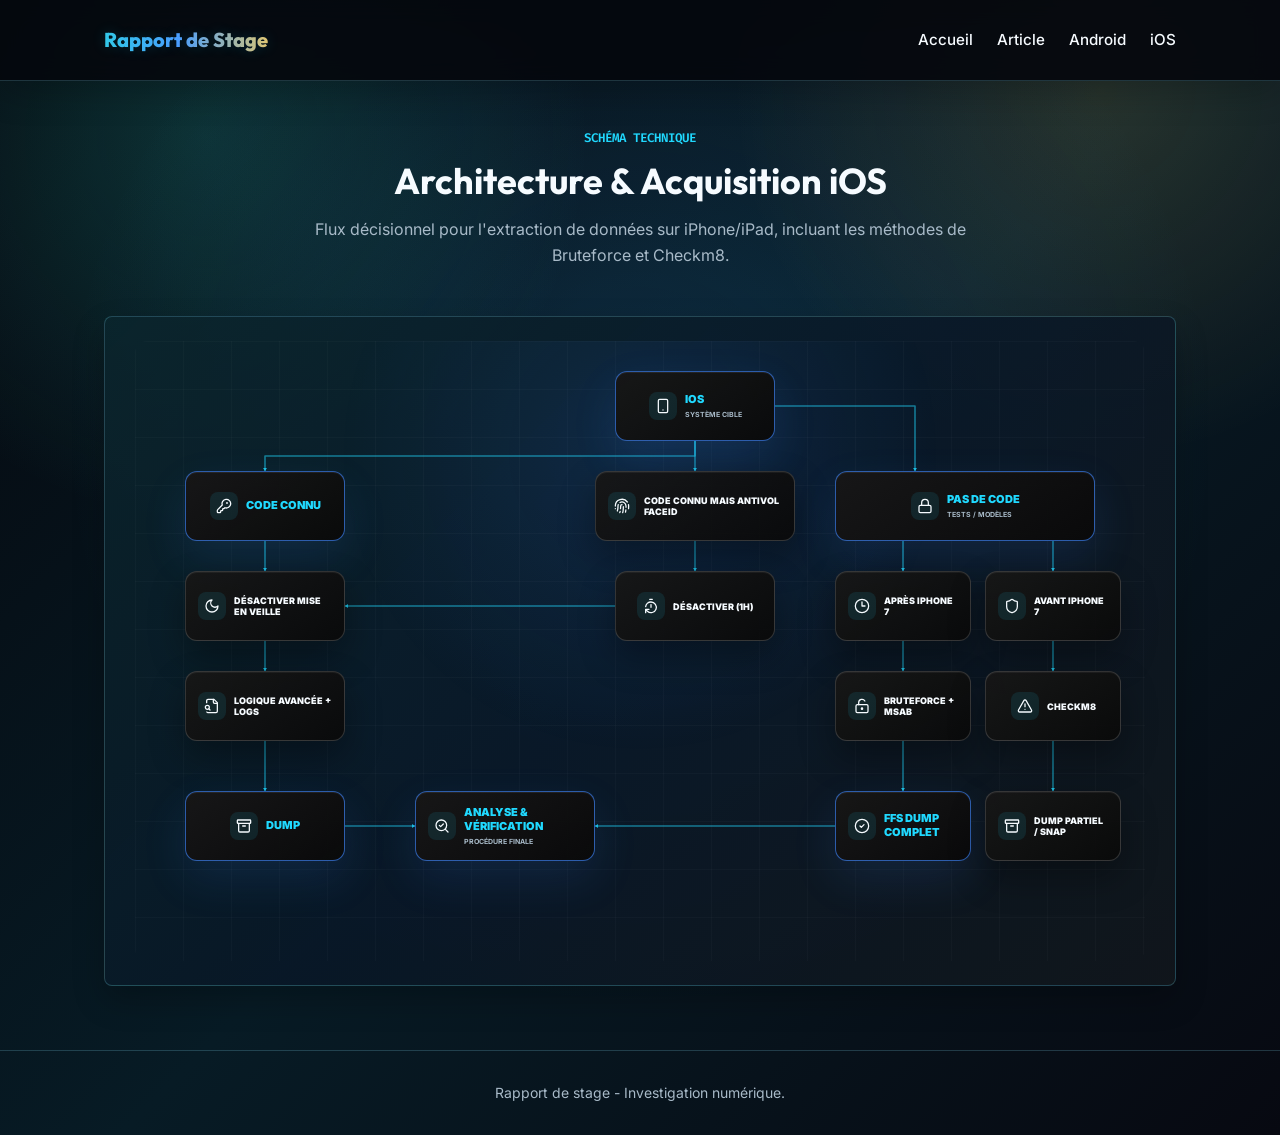
<file: ios/index.html>
<!DOCTYPE html><html lang="fr" class="dark"> <head><meta charset="UTF-8"><meta name="description" content="Rapport de Stage - Investigation Numérique"><meta name="viewport" content="width=device-width"><link rel="icon" type="image/svg+xml" href="/favicon.svg"><meta name="generator" content="Astro v4.16.19"><link rel="preconnect" href="https://fonts.googleapis.com"><link rel="preconnect" href="https://fonts.gstatic.com" crossorigin><link href="https://fonts.googleapis.com/css2?family=Inter:wght@400;500;600;700;800&family=Outfit:wght@500;700;800&family=Fira+Code:wght@400;500&display=swap" rel="stylesheet"><title>iOS - Investigation Numérique</title><link rel="stylesheet" href="/_astro/android.DP0fVaWt.css"></head> <body class="min-h-screen bg-background text-text"> <header class="sticky top-0 z-50 mb-12 border-b border-border bg-background/90 shadow-[0_12px_34px_rgba(0,0,0,0.2)] backdrop-blur-md"> <div class="site-container"> <div class="flex min-h-20 items-center justify-between gap-6"> <a href="/" class="logo-text text-xl">
Rapport de Stage
</a> <nav class="flex items-center gap-6 text-[0.95rem] font-medium text-text"> <a href="/" class="hover:text-primary">Accueil</a> <a href="/article" class="hover:text-primary">Article</a> <a href="/android" class="hover:text-primary">Android</a> <a href="/ios" class="hover:text-primary">iOS</a> </nav> </div> </div> </header> <main class="pb-16">  <section class="site-container mb-12 text-center"> <p class="section-kicker mb-3">Schéma technique</p> <h1 class="section-title mb-4 text-4xl">Architecture & Acquisition iOS</h1> <p class="mx-auto max-w-2xl text-muted">
Flux décisionnel pour l'extraction de données sur iPhone/iPad, incluant les méthodes de Bruteforce et Checkm8.
</p> </section> <section class="wide-container"> <style>astro-island,astro-slot,astro-static-slot{display:contents}</style><script>(()=>{var e=async t=>{await(await t())()};(self.Astro||(self.Astro={})).load=e;window.dispatchEvent(new Event("astro:load"));})();;(()=>{var A=Object.defineProperty;var g=(i,o,a)=>o in i?A(i,o,{enumerable:!0,configurable:!0,writable:!0,value:a}):i[o]=a;var d=(i,o,a)=>g(i,typeof o!="symbol"?o+"":o,a);{let i={0:t=>m(t),1:t=>a(t),2:t=>new RegExp(t),3:t=>new Date(t),4:t=>new Map(a(t)),5:t=>new Set(a(t)),6:t=>BigInt(t),7:t=>new URL(t),8:t=>new Uint8Array(t),9:t=>new Uint16Array(t),10:t=>new Uint32Array(t),11:t=>1/0*t},o=t=>{let[l,e]=t;return l in i?i[l](e):void 0},a=t=>t.map(o),m=t=>typeof t!="object"||t===null?t:Object.fromEntries(Object.entries(t).map(([l,e])=>[l,o(e)]));class y extends HTMLElement{constructor(){super(...arguments);d(this,"Component");d(this,"hydrator");d(this,"hydrate",async()=>{var b;if(!this.hydrator||!this.isConnected)return;let e=(b=this.parentElement)==null?void 0:b.closest("astro-island[ssr]");if(e){e.addEventListener("astro:hydrate",this.hydrate,{once:!0});return}let c=this.querySelectorAll("astro-slot"),n={},h=this.querySelectorAll("template[data-astro-template]");for(let r of h){let s=r.closest(this.tagName);s!=null&&s.isSameNode(this)&&(n[r.getAttribute("data-astro-template")||"default"]=r.innerHTML,r.remove())}for(let r of c){let s=r.closest(this.tagName);s!=null&&s.isSameNode(this)&&(n[r.getAttribute("name")||"default"]=r.innerHTML)}let p;try{p=this.hasAttribute("props")?m(JSON.parse(this.getAttribute("props"))):{}}catch(r){let s=this.getAttribute("component-url")||"<unknown>",v=this.getAttribute("component-export");throw v&&(s+=` (export ${v})`),console.error(`[hydrate] Error parsing props for component ${s}`,this.getAttribute("props"),r),r}let u;await this.hydrator(this)(this.Component,p,n,{client:this.getAttribute("client")}),this.removeAttribute("ssr"),this.dispatchEvent(new CustomEvent("astro:hydrate"))});d(this,"unmount",()=>{this.isConnected||this.dispatchEvent(new CustomEvent("astro:unmount"))})}disconnectedCallback(){document.removeEventListener("astro:after-swap",this.unmount),document.addEventListener("astro:after-swap",this.unmount,{once:!0})}connectedCallback(){if(!this.hasAttribute("await-children")||document.readyState==="interactive"||document.readyState==="complete")this.childrenConnectedCallback();else{let e=()=>{document.removeEventListener("DOMContentLoaded",e),c.disconnect(),this.childrenConnectedCallback()},c=new MutationObserver(()=>{var n;((n=this.lastChild)==null?void 0:n.nodeType)===Node.COMMENT_NODE&&this.lastChild.nodeValue==="astro:end"&&(this.lastChild.remove(),e())});c.observe(this,{childList:!0}),document.addEventListener("DOMContentLoaded",e)}}async childrenConnectedCallback(){let e=this.getAttribute("before-hydration-url");e&&await import(e),this.start()}async start(){let e=JSON.parse(this.getAttribute("opts")),c=this.getAttribute("client");if(Astro[c]===void 0){window.addEventListener(`astro:${c}`,()=>this.start(),{once:!0});return}try{await Astro[c](async()=>{let n=this.getAttribute("renderer-url"),[h,{default:p}]=await Promise.all([import(this.getAttribute("component-url")),n?import(n):()=>()=>{}]),u=this.getAttribute("component-export")||"default";if(!u.includes("."))this.Component=h[u];else{this.Component=h;for(let f of u.split("."))this.Component=this.Component[f]}return this.hydrator=p,this.hydrate},e,this)}catch(n){console.error(`[astro-island] Error hydrating ${this.getAttribute("component-url")}`,n)}}attributeChangedCallback(){this.hydrate()}}d(y,"observedAttributes",["props"]),customElements.get("astro-island")||customElements.define("astro-island",y)}})();</script><astro-island uid="Z2wWxyT" prefix="r0" component-url="/_astro/IOSSchema.Cm1_Riop.js" component-export="default" renderer-url="/_astro/client.DrE9CFQR.js" props="{}" ssr="" client="load" opts="{&quot;name&quot;:&quot;IOSSchema&quot;,&quot;value&quot;:true}" await-children=""><div class="trachinus-card w-full overflow-x-auto p-6"><div class="relative mx-auto" style="width:1010px;height:620px"><div class="absolute inset-0 rounded-xl bg-[radial-gradient(circle_at_50%_18%,rgba(59,130,246,0.12),transparent_42%),linear-gradient(rgba(255,255,255,0.025)_1px,transparent_1px),linear-gradient(90deg,rgba(255,255,255,0.025)_1px,transparent_1px)] bg-[length:100%_100%,48px_48px,48px_48px]"></div><svg class="absolute inset-0 w-full h-full pointer-events-none" style="z-index:5"><g><path d="M 560 100 L 560 115 L 130 115 L 130 130" fill="none" stroke="#20d9ff" stroke-width="1.6" stroke-opacity="0.5" stroke-linecap="round" stroke-linejoin="round"></path><path d="M -3 -2 L 0 0 L -3 2" fill="#20d9ff" fill-opacity="0.78" transform="translate(130, 130) rotate(90)"></path></g><g><path d="M 560 100 L 560 130" fill="none" stroke="#20d9ff" stroke-width="1.6" stroke-opacity="0.5" stroke-linecap="round" stroke-linejoin="round"></path><path d="M -3 -2 L 0 0 L -3 2" fill="#20d9ff" fill-opacity="0.78" transform="translate(560, 130) rotate(90)"></path></g><g><path d="M 640 65 L 780 65 L 780 130" fill="none" stroke="#20d9ff" stroke-width="1.6" stroke-opacity="0.5" stroke-linecap="round" stroke-linejoin="round"></path><path d="M -3 -2 L 0 0 L -3 2" fill="#20d9ff" fill-opacity="0.78" transform="translate(780, 130) rotate(90)"></path></g><g><path d="M 130 200 L 130 230" fill="none" stroke="#20d9ff" stroke-width="1.6" stroke-opacity="0.5" stroke-linecap="round" stroke-linejoin="round"></path><path d="M -3 -2 L 0 0 L -3 2" fill="#20d9ff" fill-opacity="0.78" transform="translate(130, 230) rotate(90)"></path></g><g><path d="M 130 300 L 130 330" fill="none" stroke="#20d9ff" stroke-width="1.6" stroke-opacity="0.5" stroke-linecap="round" stroke-linejoin="round"></path><path d="M -3 -2 L 0 0 L -3 2" fill="#20d9ff" fill-opacity="0.78" transform="translate(130, 330) rotate(90)"></path></g><g><path d="M 130 400 L 130 450" fill="none" stroke="#20d9ff" stroke-width="1.6" stroke-opacity="0.5" stroke-linecap="round" stroke-linejoin="round"></path><path d="M -3 -2 L 0 0 L -3 2" fill="#20d9ff" fill-opacity="0.78" transform="translate(130, 450) rotate(90)"></path></g><g><path d="M 560 200 L 560 230" fill="none" stroke="#20d9ff" stroke-width="1.6" stroke-opacity="0.5" stroke-linecap="round" stroke-linejoin="round"></path><path d="M -3 -2 L 0 0 L -3 2" fill="#20d9ff" fill-opacity="0.78" transform="translate(560, 230) rotate(90)"></path></g><g><path d="M 480 265 L 210 265" fill="none" stroke="#20d9ff" stroke-width="1.6" stroke-opacity="0.5" stroke-linecap="round" stroke-linejoin="round"></path><path d="M -3 -2 L 0 0 L -3 2" fill="#20d9ff" fill-opacity="0.78" transform="translate(210, 265) rotate(180)"></path></g><g><path d="M 768 200 L 768 230" fill="none" stroke="#20d9ff" stroke-width="1.6" stroke-opacity="0.5" stroke-linecap="round" stroke-linejoin="round"></path><path d="M -3 -2 L 0 0 L -3 2" fill="#20d9ff" fill-opacity="0.78" transform="translate(768, 230) rotate(90)"></path></g><g><path d="M 918 200 L 918 230" fill="none" stroke="#20d9ff" stroke-width="1.6" stroke-opacity="0.5" stroke-linecap="round" stroke-linejoin="round"></path><path d="M -3 -2 L 0 0 L -3 2" fill="#20d9ff" fill-opacity="0.78" transform="translate(918, 230) rotate(90)"></path></g><g><path d="M 768 300 L 768 330" fill="none" stroke="#20d9ff" stroke-width="1.6" stroke-opacity="0.5" stroke-linecap="round" stroke-linejoin="round"></path><path d="M -3 -2 L 0 0 L -3 2" fill="#20d9ff" fill-opacity="0.78" transform="translate(768, 330) rotate(90)"></path></g><g><path d="M 918 300 L 918 330" fill="none" stroke="#20d9ff" stroke-width="1.6" stroke-opacity="0.5" stroke-linecap="round" stroke-linejoin="round"></path><path d="M -3 -2 L 0 0 L -3 2" fill="#20d9ff" fill-opacity="0.78" transform="translate(918, 330) rotate(90)"></path></g><g><path d="M 768 400 L 768 450" fill="none" stroke="#20d9ff" stroke-width="1.6" stroke-opacity="0.5" stroke-linecap="round" stroke-linejoin="round"></path><path d="M -3 -2 L 0 0 L -3 2" fill="#20d9ff" fill-opacity="0.78" transform="translate(768, 450) rotate(90)"></path></g><g><path d="M 918 400 L 918 450" fill="none" stroke="#20d9ff" stroke-width="1.6" stroke-opacity="0.5" stroke-linecap="round" stroke-linejoin="round"></path><path d="M -3 -2 L 0 0 L -3 2" fill="#20d9ff" fill-opacity="0.78" transform="translate(918, 450) rotate(90)"></path></g><g><path d="M 210 485 L 280 485" fill="none" stroke="#20d9ff" stroke-width="1.6" stroke-opacity="0.5" stroke-linecap="round" stroke-linejoin="round"></path><path d="M -3 -2 L 0 0 L -3 2" fill="#20d9ff" fill-opacity="0.78" transform="translate(280, 485) rotate(0)"></path></g><g><path d="M 700 485 L 460 485" fill="none" stroke="#20d9ff" stroke-width="1.6" stroke-opacity="0.5" stroke-linecap="round" stroke-linejoin="round"></path><path d="M -3 -2 L 0 0 L -3 2" fill="#20d9ff" fill-opacity="0.78" transform="translate(460, 485) rotate(180)"></path></g></svg><div class="absolute flex items-center justify-center rounded-xl border px-3 py-2 text-center shadow-xl transition-colors hover:border-primary hover:bg-white/[0.04]" style="left:480px;top:30px;width:160px;height:70px;z-index:10;background:linear-gradient(145deg, rgba(23,23,23,0.98), rgba(10,10,10,0.96));border-color:rgba(59,130,246,0.68);box-shadow:0 18px 45px rgba(59,130,246,0.12), inset 0 1px 0 rgba(255,255,255,0.07)"><div class="flex items-center gap-2"><div class="flex shrink-0 items-center justify-center rounded-lg bg-primary/10 text-text h-7 w-7"><svg xmlns="http://www.w3.org/2000/svg" width="24" height="24" viewBox="0 0 24 24" fill="none" stroke="currentColor" stroke-width="1.9" stroke-linecap="round" stroke-linejoin="round" class="lucide lucide-smartphone h-4 w-4"><rect width="14" height="20" x="5" y="2" rx="2" ry="2"></rect><path d="M12 18h.01"></path></svg></div><div class="min-w-0 text-left"><h3 class="font-black uppercase leading-tight tracking-normal text-primary text-[11px]">IOS</h3><p class="mt-1 text-[7px] font-bold uppercase leading-tight tracking-normal text-muted">SYSTÈME CIBLE</p></div></div></div><div class="absolute flex items-center justify-center rounded-xl border px-3 py-2 text-center shadow-xl transition-colors hover:border-primary hover:bg-white/[0.04]" style="left:50px;top:130px;width:160px;height:70px;z-index:10;background:linear-gradient(145deg, rgba(23,23,23,0.98), rgba(10,10,10,0.96));border-color:rgba(59,130,246,0.68);box-shadow:0 18px 45px rgba(59,130,246,0.12), inset 0 1px 0 rgba(255,255,255,0.07)"><div class="flex items-center gap-2"><div class="flex shrink-0 items-center justify-center rounded-lg bg-primary/10 text-text h-7 w-7"><svg xmlns="http://www.w3.org/2000/svg" width="24" height="24" viewBox="0 0 24 24" fill="none" stroke="currentColor" stroke-width="1.9" stroke-linecap="round" stroke-linejoin="round" class="lucide lucide-key-round h-4 w-4"><path d="M2.586 17.414A2 2 0 0 0 2 18.828V21a1 1 0 0 0 1 1h3a1 1 0 0 0 1-1v-1a1 1 0 0 1 1-1h1a1 1 0 0 0 1-1v-1a1 1 0 0 1 1-1h.172a2 2 0 0 0 1.414-.586l.814-.814a6.5 6.5 0 1 0-4-4z"></path><circle cx="16.5" cy="7.5" r=".5" fill="currentColor"></circle></svg></div><div class="min-w-0 text-left"><h3 class="font-black uppercase leading-tight tracking-normal text-primary text-[11px]">CODE CONNU</h3></div></div></div><div class="absolute flex items-center justify-center rounded-xl border px-3 py-2 text-center shadow-xl transition-colors hover:border-primary hover:bg-white/[0.04]" style="left:460px;top:130px;width:200px;height:70px;z-index:10;background:linear-gradient(145deg, rgba(23,23,23,0.96), rgba(10,10,10,0.94));border-color:rgba(163,163,163,0.26);box-shadow:0 16px 36px rgba(0,0,0,0.32), inset 0 1px 0 rgba(255,255,255,0.05)"><div class="flex items-center gap-2"><div class="flex shrink-0 items-center justify-center rounded-lg bg-primary/10 text-text h-7 w-7"><svg xmlns="http://www.w3.org/2000/svg" width="24" height="24" viewBox="0 0 24 24" fill="none" stroke="currentColor" stroke-width="1.9" stroke-linecap="round" stroke-linejoin="round" class="lucide lucide-fingerprint h-4 w-4"><path d="M12 10a2 2 0 0 0-2 2c0 1.02-.1 2.51-.26 4"></path><path d="M14 13.12c0 2.38 0 6.38-1 8.88"></path><path d="M17.29 21.02c.12-.6.43-2.3.5-3.02"></path><path d="M2 12a10 10 0 0 1 18-6"></path><path d="M2 16h.01"></path><path d="M21.8 16c.2-2 .131-5.354 0-6"></path><path d="M5 19.5C5.5 18 6 15 6 12a6 6 0 0 1 .34-2"></path><path d="M8.65 22c.21-.66.45-1.32.57-2"></path><path d="M9 6.8a6 6 0 0 1 9 5.2v2"></path></svg></div><div class="min-w-0 text-left"><h3 class="font-black uppercase leading-tight tracking-normal text-text text-[9px]">CODE CONNU MAIS ANTIVOL FACEID</h3></div></div></div><div class="absolute flex items-center justify-center rounded-xl border px-3 py-2 text-center shadow-xl transition-colors hover:border-primary hover:bg-white/[0.04]" style="left:700px;top:130px;width:260px;height:70px;z-index:10;background:linear-gradient(145deg, rgba(23,23,23,0.98), rgba(10,10,10,0.96));border-color:rgba(59,130,246,0.68);box-shadow:0 18px 45px rgba(59,130,246,0.12), inset 0 1px 0 rgba(255,255,255,0.07)"><div class="flex items-center gap-2"><div class="flex shrink-0 items-center justify-center rounded-lg bg-primary/10 text-text h-7 w-7"><svg xmlns="http://www.w3.org/2000/svg" width="24" height="24" viewBox="0 0 24 24" fill="none" stroke="currentColor" stroke-width="1.9" stroke-linecap="round" stroke-linejoin="round" class="lucide lucide-lock h-4 w-4"><rect width="18" height="11" x="3" y="11" rx="2" ry="2"></rect><path d="M7 11V7a5 5 0 0 1 10 0v4"></path></svg></div><div class="min-w-0 text-left"><h3 class="font-black uppercase leading-tight tracking-normal text-primary text-[11px]">PAS DE CODE</h3><p class="mt-1 text-[7px] font-bold uppercase leading-tight tracking-normal text-muted">TESTS / MODÈLES</p></div></div></div><div class="absolute flex items-center justify-center rounded-xl border px-3 py-2 text-center shadow-xl transition-colors hover:border-primary hover:bg-white/[0.04]" style="left:50px;top:230px;width:160px;height:70px;z-index:10;background:linear-gradient(145deg, rgba(23,23,23,0.96), rgba(10,10,10,0.94));border-color:rgba(163,163,163,0.26);box-shadow:0 16px 36px rgba(0,0,0,0.32), inset 0 1px 0 rgba(255,255,255,0.05)"><div class="flex items-center gap-2"><div class="flex shrink-0 items-center justify-center rounded-lg bg-primary/10 text-text h-7 w-7"><svg xmlns="http://www.w3.org/2000/svg" width="24" height="24" viewBox="0 0 24 24" fill="none" stroke="currentColor" stroke-width="1.9" stroke-linecap="round" stroke-linejoin="round" class="lucide lucide-moon h-4 w-4"><path d="M12 3a6 6 0 0 0 9 9 9 9 0 1 1-9-9Z"></path></svg></div><div class="min-w-0 text-left"><h3 class="font-black uppercase leading-tight tracking-normal text-text text-[9px]">DÉSACTIVER MISE EN VEILLE</h3></div></div></div><div class="absolute flex items-center justify-center rounded-xl border px-3 py-2 text-center shadow-xl transition-colors hover:border-primary hover:bg-white/[0.04]" style="left:480px;top:230px;width:160px;height:70px;z-index:10;background:linear-gradient(145deg, rgba(23,23,23,0.96), rgba(10,10,10,0.94));border-color:rgba(163,163,163,0.26);box-shadow:0 16px 36px rgba(0,0,0,0.32), inset 0 1px 0 rgba(255,255,255,0.05)"><div class="flex items-center gap-2"><div class="flex shrink-0 items-center justify-center rounded-lg bg-primary/10 text-text h-7 w-7"><svg xmlns="http://www.w3.org/2000/svg" width="24" height="24" viewBox="0 0 24 24" fill="none" stroke="currentColor" stroke-width="1.9" stroke-linecap="round" stroke-linejoin="round" class="lucide lucide-timer-reset h-4 w-4"><path d="M10 2h4"></path><path d="M12 14v-4"></path><path d="M4 13a8 8 0 0 1 8-7 8 8 0 1 1-5.3 14L4 17.6"></path><path d="M9 17H4v5"></path></svg></div><div class="min-w-0 text-left"><h3 class="font-black uppercase leading-tight tracking-normal text-text text-[9px]">DÉSACTIVER (1H)</h3></div></div></div><div class="absolute flex items-center justify-center rounded-xl border px-3 py-2 text-center shadow-xl transition-colors hover:border-primary hover:bg-white/[0.04]" style="left:700px;top:230px;width:136px;height:70px;z-index:10;background:linear-gradient(145deg, rgba(23,23,23,0.96), rgba(10,10,10,0.94));border-color:rgba(163,163,163,0.26);box-shadow:0 16px 36px rgba(0,0,0,0.32), inset 0 1px 0 rgba(255,255,255,0.05)"><div class="flex items-center gap-2"><div class="flex shrink-0 items-center justify-center rounded-lg bg-primary/10 text-text h-7 w-7"><svg xmlns="http://www.w3.org/2000/svg" width="24" height="24" viewBox="0 0 24 24" fill="none" stroke="currentColor" stroke-width="1.9" stroke-linecap="round" stroke-linejoin="round" class="lucide lucide-clock3 h-4 w-4"><circle cx="12" cy="12" r="10"></circle><polyline points="12 6 12 12 16.5 12"></polyline></svg></div><div class="min-w-0 text-left"><h3 class="font-black uppercase leading-tight tracking-normal text-text text-[9px]">APRÈS IPHONE 7</h3></div></div></div><div class="absolute flex items-center justify-center rounded-xl border px-3 py-2 text-center shadow-xl transition-colors hover:border-primary hover:bg-white/[0.04]" style="left:850px;top:230px;width:136px;height:70px;z-index:10;background:linear-gradient(145deg, rgba(23,23,23,0.96), rgba(10,10,10,0.94));border-color:rgba(163,163,163,0.26);box-shadow:0 16px 36px rgba(0,0,0,0.32), inset 0 1px 0 rgba(255,255,255,0.05)"><div class="flex items-center gap-2"><div class="flex shrink-0 items-center justify-center rounded-lg bg-primary/10 text-text h-7 w-7"><svg xmlns="http://www.w3.org/2000/svg" width="24" height="24" viewBox="0 0 24 24" fill="none" stroke="currentColor" stroke-width="1.9" stroke-linecap="round" stroke-linejoin="round" class="lucide lucide-shield h-4 w-4"><path d="M20 13c0 5-3.5 7.5-7.66 8.95a1 1 0 0 1-.67-.01C7.5 20.5 4 18 4 13V6a1 1 0 0 1 1-1c2 0 4.5-1.2 6.24-2.72a1.17 1.17 0 0 1 1.52 0C14.51 3.81 17 5 19 5a1 1 0 0 1 1 1z"></path></svg></div><div class="min-w-0 text-left"><h3 class="font-black uppercase leading-tight tracking-normal text-text text-[9px]">AVANT IPHONE 7</h3></div></div></div><div class="absolute flex items-center justify-center rounded-xl border px-3 py-2 text-center shadow-xl transition-colors hover:border-primary hover:bg-white/[0.04]" style="left:50px;top:330px;width:160px;height:70px;z-index:10;background:linear-gradient(145deg, rgba(23,23,23,0.96), rgba(10,10,10,0.94));border-color:rgba(163,163,163,0.26);box-shadow:0 16px 36px rgba(0,0,0,0.32), inset 0 1px 0 rgba(255,255,255,0.05)"><div class="flex items-center gap-2"><div class="flex shrink-0 items-center justify-center rounded-lg bg-primary/10 text-text h-7 w-7"><svg xmlns="http://www.w3.org/2000/svg" width="24" height="24" viewBox="0 0 24 24" fill="none" stroke="currentColor" stroke-width="1.9" stroke-linecap="round" stroke-linejoin="round" class="lucide lucide-file-search h-4 w-4"><path d="M14 2v4a2 2 0 0 0 2 2h4"></path><path d="M4.268 21a2 2 0 0 0 1.727 1H18a2 2 0 0 0 2-2V7l-5-5H6a2 2 0 0 0-2 2v3"></path><path d="m9 18-1.5-1.5"></path><circle cx="5" cy="14" r="3"></circle></svg></div><div class="min-w-0 text-left"><h3 class="font-black uppercase leading-tight tracking-normal text-text text-[9px]">LOGIQUE AVANCÉE + LOGS</h3></div></div></div><div class="absolute flex items-center justify-center rounded-xl border px-3 py-2 text-center shadow-xl transition-colors hover:border-primary hover:bg-white/[0.04]" style="left:700px;top:330px;width:136px;height:70px;z-index:10;background:linear-gradient(145deg, rgba(23,23,23,0.96), rgba(10,10,10,0.94));border-color:rgba(163,163,163,0.26);box-shadow:0 16px 36px rgba(0,0,0,0.32), inset 0 1px 0 rgba(255,255,255,0.05)"><div class="flex items-center gap-2"><div class="flex shrink-0 items-center justify-center rounded-lg bg-primary/10 text-text h-7 w-7"><svg xmlns="http://www.w3.org/2000/svg" width="24" height="24" viewBox="0 0 24 24" fill="none" stroke="currentColor" stroke-width="1.9" stroke-linecap="round" stroke-linejoin="round" class="lucide lucide-lock-keyhole-open h-4 w-4"><circle cx="12" cy="16" r="1"></circle><rect width="18" height="12" x="3" y="10" rx="2"></rect><path d="M7 10V7a5 5 0 0 1 9.33-2.5"></path></svg></div><div class="min-w-0 text-left"><h3 class="font-black uppercase leading-tight tracking-normal text-text text-[9px]">BRUTEFORCE + MSAB</h3></div></div></div><div class="absolute flex items-center justify-center rounded-xl border px-3 py-2 text-center shadow-xl transition-colors hover:border-primary hover:bg-white/[0.04]" style="left:850px;top:330px;width:136px;height:70px;z-index:10;background:linear-gradient(145deg, rgba(23,23,23,0.96), rgba(10,10,10,0.94));border-color:rgba(163,163,163,0.26);box-shadow:0 16px 36px rgba(0,0,0,0.32), inset 0 1px 0 rgba(255,255,255,0.05)"><div class="flex items-center gap-2"><div class="flex shrink-0 items-center justify-center rounded-lg bg-primary/10 text-text h-7 w-7"><svg xmlns="http://www.w3.org/2000/svg" width="24" height="24" viewBox="0 0 24 24" fill="none" stroke="currentColor" stroke-width="1.9" stroke-linecap="round" stroke-linejoin="round" class="lucide lucide-triangle-alert h-4 w-4"><path d="m21.73 18-8-14a2 2 0 0 0-3.48 0l-8 14A2 2 0 0 0 4 21h16a2 2 0 0 0 1.73-3"></path><path d="M12 9v4"></path><path d="M12 17h.01"></path></svg></div><div class="min-w-0 text-left"><h3 class="font-black uppercase leading-tight tracking-normal text-text text-[9px]">CHECKM8</h3></div></div></div><div class="absolute flex items-center justify-center rounded-xl border px-3 py-2 text-center shadow-xl transition-colors hover:border-primary hover:bg-white/[0.04]" style="left:50px;top:450px;width:160px;height:70px;z-index:10;background:linear-gradient(145deg, rgba(23,23,23,0.98), rgba(10,10,10,0.96));border-color:rgba(59,130,246,0.68);box-shadow:0 18px 45px rgba(59,130,246,0.12), inset 0 1px 0 rgba(255,255,255,0.07)"><div class="flex items-center gap-2"><div class="flex shrink-0 items-center justify-center rounded-lg bg-primary/10 text-text h-7 w-7"><svg xmlns="http://www.w3.org/2000/svg" width="24" height="24" viewBox="0 0 24 24" fill="none" stroke="currentColor" stroke-width="1.9" stroke-linecap="round" stroke-linejoin="round" class="lucide lucide-archive h-4 w-4"><rect width="20" height="5" x="2" y="3" rx="1"></rect><path d="M4 8v11a2 2 0 0 0 2 2h12a2 2 0 0 0 2-2V8"></path><path d="M10 12h4"></path></svg></div><div class="min-w-0 text-left"><h3 class="font-black uppercase leading-tight tracking-normal text-primary text-[11px]">DUMP</h3></div></div></div><div class="absolute flex items-center justify-center rounded-xl border px-3 py-2 text-center shadow-xl transition-colors hover:border-primary hover:bg-white/[0.04]" style="left:280px;top:450px;width:180px;height:70px;z-index:10;background:linear-gradient(145deg, rgba(23,23,23,0.98), rgba(10,10,10,0.96));border-color:rgba(59,130,246,0.68);box-shadow:0 18px 45px rgba(59,130,246,0.12), inset 0 1px 0 rgba(255,255,255,0.07)"><div class="flex items-center gap-2"><div class="flex shrink-0 items-center justify-center rounded-lg bg-primary/10 text-text h-7 w-7"><svg xmlns="http://www.w3.org/2000/svg" width="24" height="24" viewBox="0 0 24 24" fill="none" stroke="currentColor" stroke-width="1.9" stroke-linecap="round" stroke-linejoin="round" class="lucide lucide-search-check h-4 w-4"><path d="m8 11 2 2 4-4"></path><circle cx="11" cy="11" r="8"></circle><path d="m21 21-4.3-4.3"></path></svg></div><div class="min-w-0 text-left"><h3 class="font-black uppercase leading-tight tracking-normal text-primary text-[11px]">ANALYSE &amp; VÉRIFICATION</h3><p class="mt-1 text-[7px] font-bold uppercase leading-tight tracking-normal text-muted">PROCÉDURE FINALE</p></div></div></div><div class="absolute flex items-center justify-center rounded-xl border px-3 py-2 text-center shadow-xl transition-colors hover:border-primary hover:bg-white/[0.04]" style="left:700px;top:450px;width:136px;height:70px;z-index:10;background:linear-gradient(145deg, rgba(23,23,23,0.98), rgba(10,10,10,0.96));border-color:rgba(59,130,246,0.68);box-shadow:0 18px 45px rgba(59,130,246,0.12), inset 0 1px 0 rgba(255,255,255,0.07)"><div class="flex items-center gap-2"><div class="flex shrink-0 items-center justify-center rounded-lg bg-primary/10 text-text h-7 w-7"><svg xmlns="http://www.w3.org/2000/svg" width="24" height="24" viewBox="0 0 24 24" fill="none" stroke="currentColor" stroke-width="1.9" stroke-linecap="round" stroke-linejoin="round" class="lucide lucide-circle-check h-4 w-4"><circle cx="12" cy="12" r="10"></circle><path d="m9 12 2 2 4-4"></path></svg></div><div class="min-w-0 text-left"><h3 class="font-black uppercase leading-tight tracking-normal text-primary text-[11px]">FFS DUMP COMPLET</h3></div></div></div><div class="absolute flex items-center justify-center rounded-xl border px-3 py-2 text-center shadow-xl transition-colors hover:border-primary hover:bg-white/[0.04]" style="left:850px;top:450px;width:136px;height:70px;z-index:10;background:linear-gradient(145deg, rgba(23,23,23,0.96), rgba(10,10,10,0.94));border-color:rgba(163,163,163,0.26);box-shadow:0 16px 36px rgba(0,0,0,0.32), inset 0 1px 0 rgba(255,255,255,0.05)"><div class="flex items-center gap-2"><div class="flex shrink-0 items-center justify-center rounded-lg bg-primary/10 text-text h-7 w-7"><svg xmlns="http://www.w3.org/2000/svg" width="24" height="24" viewBox="0 0 24 24" fill="none" stroke="currentColor" stroke-width="1.9" stroke-linecap="round" stroke-linejoin="round" class="lucide lucide-archive h-4 w-4"><rect width="20" height="5" x="2" y="3" rx="1"></rect><path d="M4 8v11a2 2 0 0 0 2 2h12a2 2 0 0 0 2-2V8"></path><path d="M10 12h4"></path></svg></div><div class="min-w-0 text-left"><h3 class="font-black uppercase leading-tight tracking-normal text-text text-[9px]">DUMP PARTIEL / SNAP</h3></div></div></div></div></div><!--astro:end--></astro-island> </section>  </main> <footer class="border-t border-border py-8 text-center text-sm text-muted"> <div class="site-container"> <p>Rapport de stage - Investigation numérique.</p> </div> </footer> </body></html>
</file>
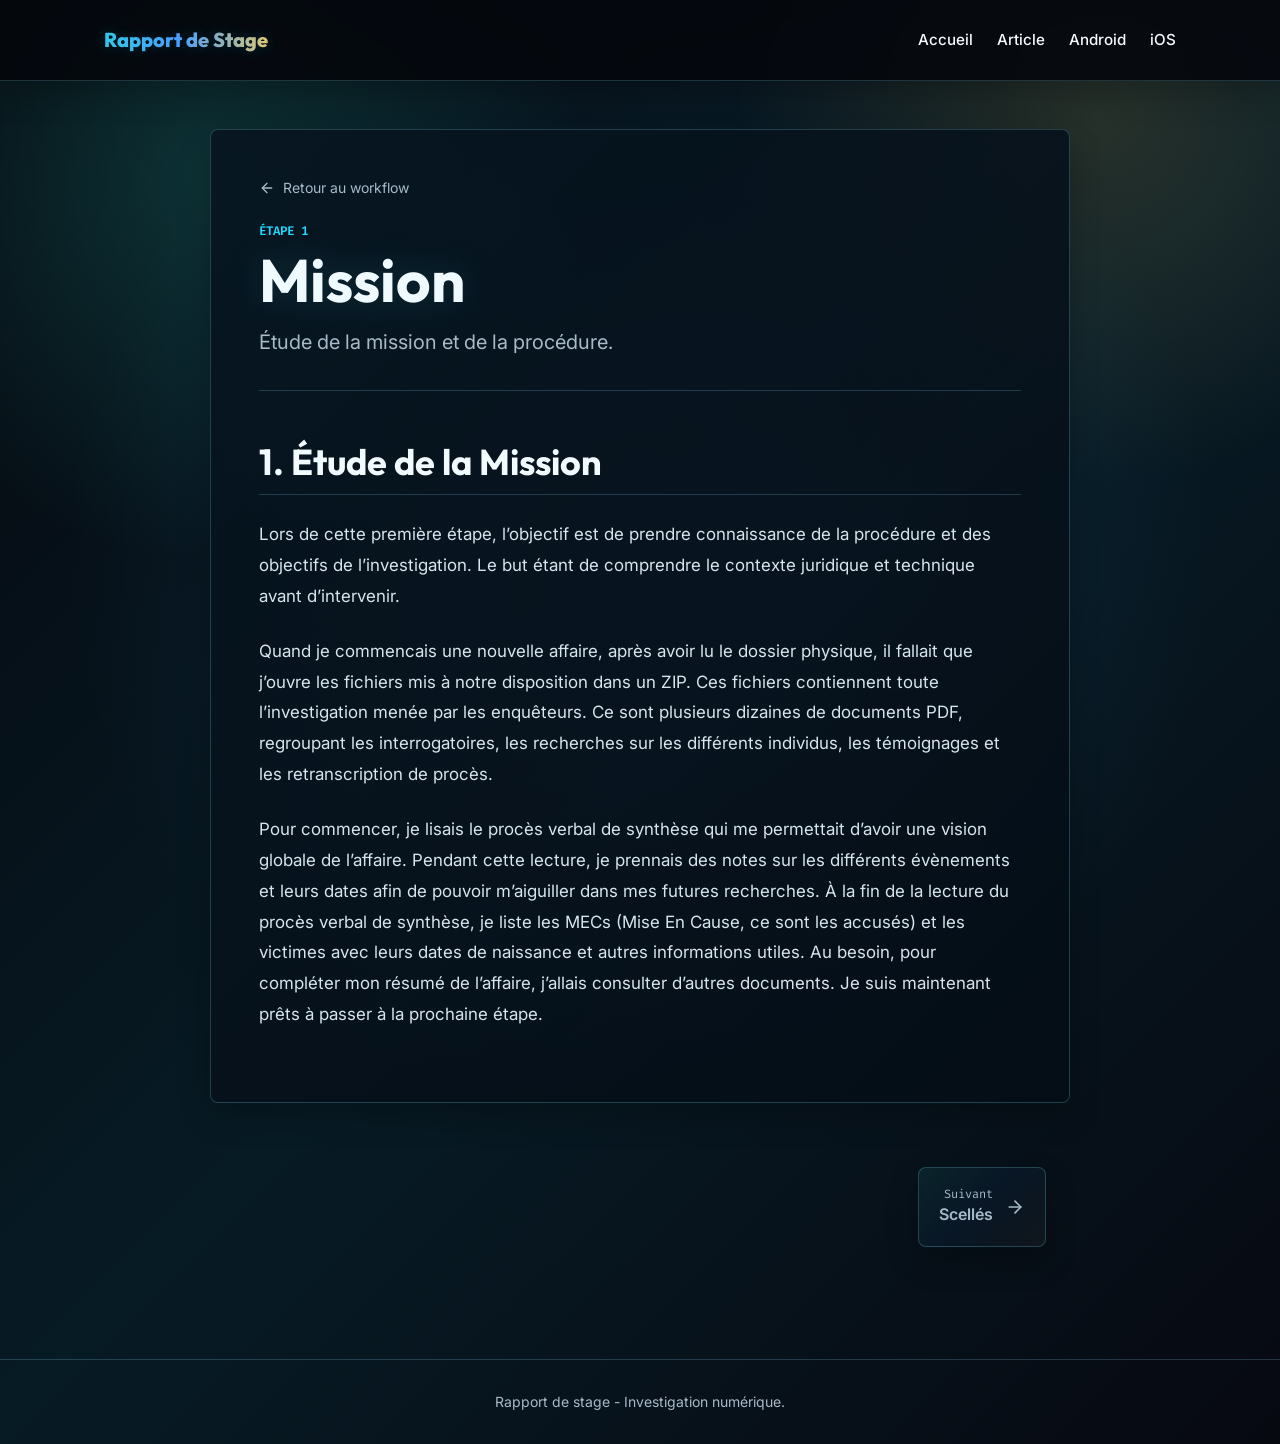
<file: workflow/1-mission/index.html>
<!DOCTYPE html><html lang="fr" class="dark"> <head><meta charset="UTF-8"><meta name="description" content="Rapport de Stage - Investigation Numérique"><meta name="viewport" content="width=device-width"><link rel="icon" type="image/svg+xml" href="/favicon.svg"><meta name="generator" content="Astro v4.16.19"><link rel="preconnect" href="https://fonts.googleapis.com"><link rel="preconnect" href="https://fonts.gstatic.com" crossorigin><link href="https://fonts.googleapis.com/css2?family=Inter:wght@400;500;600;700;800&family=Outfit:wght@500;700;800&family=Fira+Code:wght@400;500&display=swap" rel="stylesheet"><title>Mission - Rapport de Stage</title><link rel="stylesheet" href="/_astro/android.DP0fVaWt.css"></head> <body class="min-h-screen bg-background text-text"> <header class="sticky top-0 z-50 mb-12 border-b border-border bg-background/90 shadow-[0_12px_34px_rgba(0,0,0,0.2)] backdrop-blur-md"> <div class="site-container"> <div class="flex min-h-20 items-center justify-between gap-6"> <a href="/" class="logo-text text-xl">
Rapport de Stage
</a> <nav class="flex items-center gap-6 text-[0.95rem] font-medium text-text"> <a href="/" class="hover:text-primary">Accueil</a> <a href="/article" class="hover:text-primary">Article</a> <a href="/android" class="hover:text-primary">Android</a> <a href="/ios" class="hover:text-primary">iOS</a> </nav> </div> </div> </header> <main class="pb-16">  <article class="post-shell"> <div class="mb-12"> <a href="/" class="mb-6 inline-flex items-center gap-2 text-sm text-muted hover:text-primary"> <svg xmlns="http://www.w3.org/2000/svg" width="24" height="24" viewBox="0 0 24 24" fill="none" stroke="currentColor" stroke-width="2" stroke-linecap="round" stroke-linejoin="round" class="lucide lucide-arrow-left h-4 w-4"><path d="m12 19-7-7 7-7"></path><path d="M19 12H5"></path></svg>
Retour au workflow
</a> <div class="border-b border-border pb-8"> <p class="section-kicker">Étape 1</p> <h1 class="section-title mt-2 text-4xl text-[#effaff] drop-shadow-[0_0_18px_rgba(32,217,255,0.14)] sm:text-6xl">Mission</h1> <p class="mt-4 text-xl leading-relaxed text-muted">Étude de la mission et de la procédure.</p> </div> </div> <div class="markdown-body"> <h1 id="1-étude-de-la-mission">1. Étude de la Mission</h1>
<p>Lors de cette première étape, l’objectif est de prendre connaissance de la procédure et des objectifs de l’investigation. Le but étant de comprendre le contexte juridique et technique avant d’intervenir.</p>
<p>Quand je commencais une nouvelle affaire, après avoir lu le dossier physique, il fallait que j’ouvre les fichiers mis à notre disposition dans un ZIP. Ces fichiers contiennent toute l’investigation menée par les enquêteurs. Ce sont plusieurs dizaines de documents PDF, regroupant les interrogatoires, les recherches sur les différents individus, les témoignages et les retranscription de procès.</p>
<p>Pour commencer, je lisais le procès verbal de synthèse qui me permettait d’avoir une vision globale de l’affaire. Pendant cette lecture, je prennais des notes sur les différents évènements et leurs dates afin de pouvoir m’aiguiller dans mes futures recherches. À la fin de la lecture du procès verbal de synthèse, je liste les MECs (Mise En Cause, ce sont les accusés) et les victimes avec leurs dates de naissance et autres informations utiles. Au besoin, pour compléter mon résumé de l’affaire, j’allais consulter d’autres documents. Je suis maintenant prêts à passer à la prochaine étape.</p> </div> </article> <div class="article-container mt-12 flex items-center justify-between gap-4 pb-12"> <div></div> <a href="/workflow/2-scelles" class="trachinus-card trachinus-card-hover flex min-h-20 items-center gap-3 px-5 py-3 text-right text-muted hover:text-text"> <div class="flex flex-col text-right"> <span class="font-mono text-xs text-muted">Suivant</span> <span class="font-semibold">Scellés</span> </div> <svg xmlns="http://www.w3.org/2000/svg" width="24" height="24" viewBox="0 0 24 24" fill="none" stroke="currentColor" stroke-width="2" stroke-linecap="round" stroke-linejoin="round" class="lucide lucide-arrow-right w-5 h-5"><path d="M5 12h14"></path><path d="m12 5 7 7-7 7"></path></svg> </a> </div>  </main> <footer class="border-t border-border py-8 text-center text-sm text-muted"> <div class="site-container"> <p>Rapport de stage - Investigation numérique.</p> </div> </footer> </body></html>
</file>
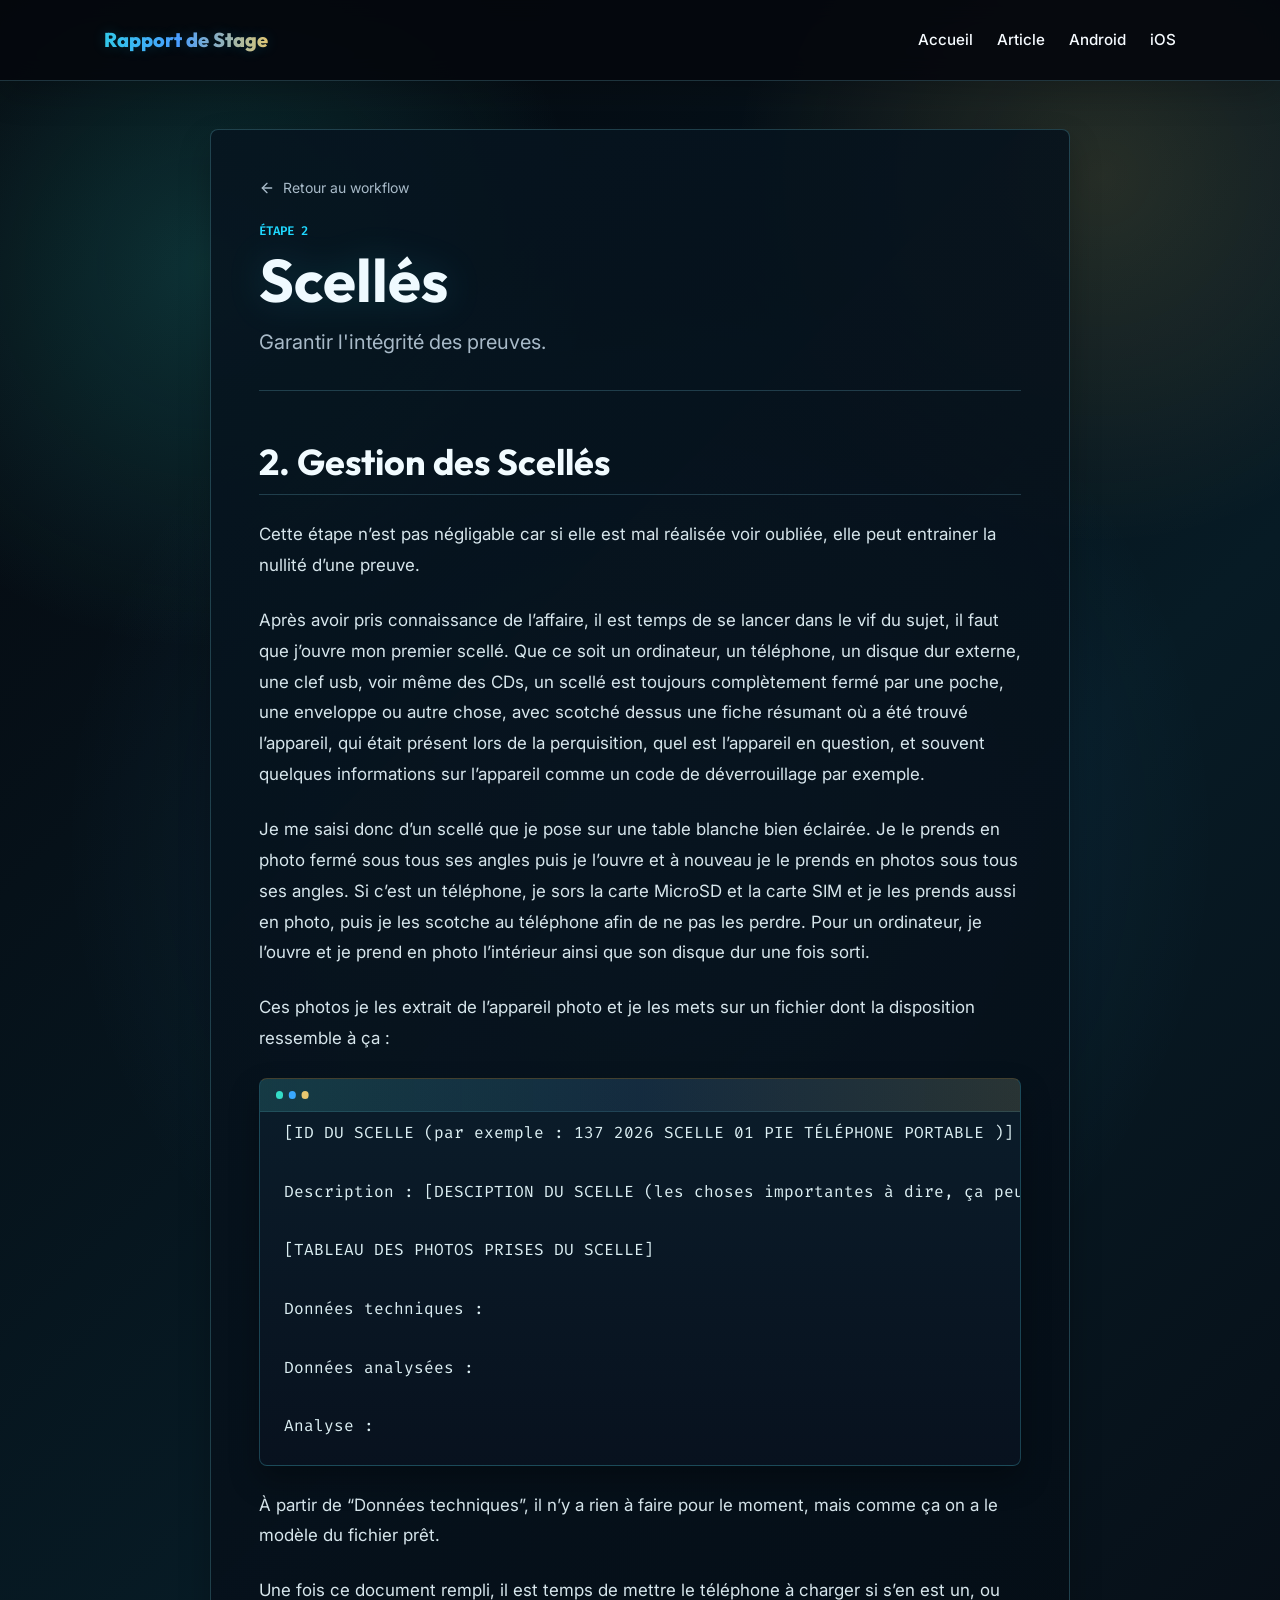
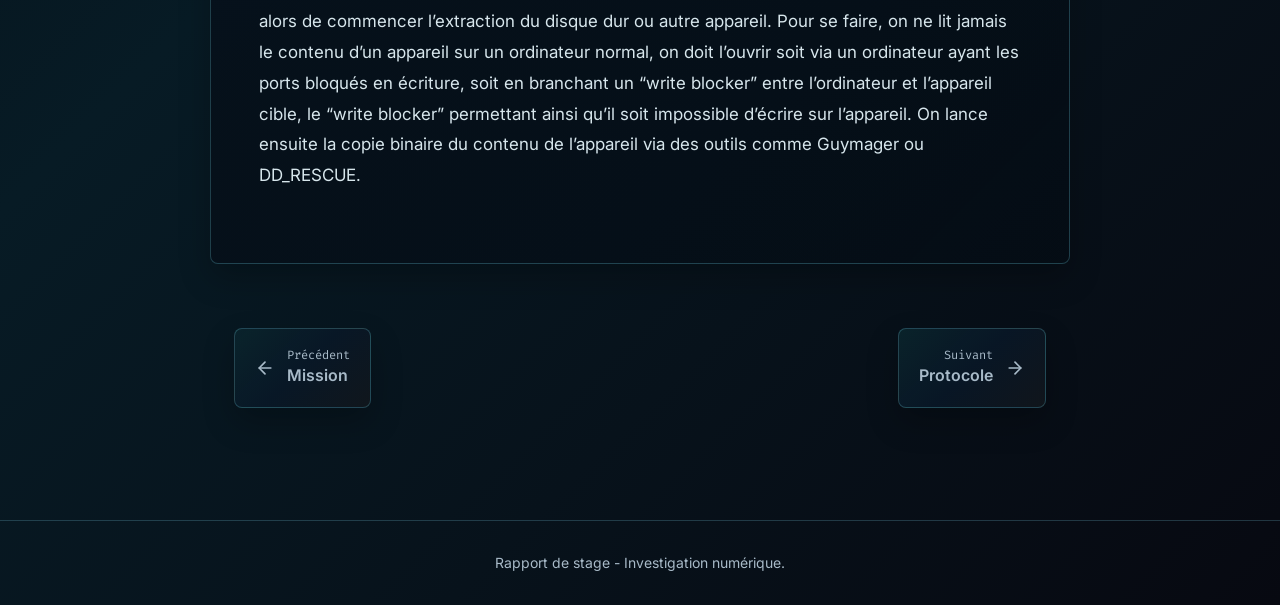
<file: workflow/2-scelles/index.html>
<!DOCTYPE html><html lang="fr" class="dark"> <head><meta charset="UTF-8"><meta name="description" content="Rapport de Stage - Investigation Numérique"><meta name="viewport" content="width=device-width"><link rel="icon" type="image/svg+xml" href="/favicon.svg"><meta name="generator" content="Astro v4.16.19"><link rel="preconnect" href="https://fonts.googleapis.com"><link rel="preconnect" href="https://fonts.gstatic.com" crossorigin><link href="https://fonts.googleapis.com/css2?family=Inter:wght@400;500;600;700;800&family=Outfit:wght@500;700;800&family=Fira+Code:wght@400;500&display=swap" rel="stylesheet"><title>Scellés - Rapport de Stage</title><link rel="stylesheet" href="/_astro/android.DP0fVaWt.css"></head> <body class="min-h-screen bg-background text-text"> <header class="sticky top-0 z-50 mb-12 border-b border-border bg-background/90 shadow-[0_12px_34px_rgba(0,0,0,0.2)] backdrop-blur-md"> <div class="site-container"> <div class="flex min-h-20 items-center justify-between gap-6"> <a href="/" class="logo-text text-xl">
Rapport de Stage
</a> <nav class="flex items-center gap-6 text-[0.95rem] font-medium text-text"> <a href="/" class="hover:text-primary">Accueil</a> <a href="/article" class="hover:text-primary">Article</a> <a href="/android" class="hover:text-primary">Android</a> <a href="/ios" class="hover:text-primary">iOS</a> </nav> </div> </div> </header> <main class="pb-16">  <article class="post-shell"> <div class="mb-12"> <a href="/" class="mb-6 inline-flex items-center gap-2 text-sm text-muted hover:text-primary"> <svg xmlns="http://www.w3.org/2000/svg" width="24" height="24" viewBox="0 0 24 24" fill="none" stroke="currentColor" stroke-width="2" stroke-linecap="round" stroke-linejoin="round" class="lucide lucide-arrow-left h-4 w-4"><path d="m12 19-7-7 7-7"></path><path d="M19 12H5"></path></svg>
Retour au workflow
</a> <div class="border-b border-border pb-8"> <p class="section-kicker">Étape 2</p> <h1 class="section-title mt-2 text-4xl text-[#effaff] drop-shadow-[0_0_18px_rgba(32,217,255,0.14)] sm:text-6xl">Scellés</h1> <p class="mt-4 text-xl leading-relaxed text-muted">Garantir l&#39;intégrité des preuves.</p> </div> </div> <div class="markdown-body"> <h1 id="2-gestion-des-scellés">2. Gestion des Scellés</h1>
<p>Cette étape n’est pas négligable car si elle est mal réalisée voir oubliée, elle peut entrainer la nullité d’une preuve.</p>
<p>Après avoir pris connaissance de l’affaire, il est temps de se lancer dans le vif du sujet, il faut que j’ouvre mon premier scellé. Que ce soit un ordinateur, un téléphone, un disque dur externe, une clef usb, voir même des CDs, un scellé est toujours complètement fermé par une poche, une enveloppe ou autre chose, avec scotché dessus une fiche résumant où a été trouvé l’appareil, qui était présent lors de la perquisition, quel est l’appareil en question, et souvent quelques informations sur l’appareil comme un code de déverrouillage par exemple.</p>
<p>Je me saisi donc d’un scellé que je pose sur une table blanche bien éclairée. Je le prends en photo fermé sous tous ses angles puis je l’ouvre et à nouveau je le prends en photos sous tous ses angles. Si c’est un téléphone, je sors la carte MicroSD et la carte SIM et je les prends aussi en photo, puis je les scotche au téléphone afin de ne pas les perdre. Pour un ordinateur, je l’ouvre et je prend en photo l’intérieur ainsi que son disque dur une fois sorti.</p>
<p>Ces photos je les extrait de l’appareil photo et je les mets sur un fichier dont la disposition ressemble à ça :</p>
<pre class="astro-code github-dark" style="background-color:#24292e;color:#e1e4e8; overflow-x: auto;" tabindex="0" data-language="plaintext"><code><span class="line"><span>[ID DU SCELLE (par exemple : 137 2026 SCELLE 01 PIE TÉLÉPHONE PORTABLE )]</span></span>
<span class="line"><span></span></span>
<span class="line"><span>Description : [DESCIPTION DU SCELLE (les choses importantes à dire, ça peut être la capacité d'un disque dur, si le scellé est abimé etc)]</span></span>
<span class="line"><span></span></span>
<span class="line"><span>[TABLEAU DES PHOTOS PRISES DU SCELLE]</span></span>
<span class="line"><span></span></span>
<span class="line"><span>Données techniques :</span></span>
<span class="line"><span>	</span></span>
<span class="line"><span>Données analysées :</span></span>
<span class="line"><span></span></span>
<span class="line"><span>Analyse :</span></span>
<span class="line"><span></span></span></code></pre>
<p>À partir de “Données techniques”, il n’y a rien à faire pour le moment, mais comme ça on a le modèle du fichier prêt.</p>
<p>Une fois ce document rempli, il est temps de mettre le téléphone à charger si s’en est un, ou alors de commencer l’extraction du disque dur ou autre appareil. Pour se faire, on ne lit jamais le contenu d’un appareil sur un ordinateur normal, on doit l’ouvrir soit via un ordinateur ayant les ports bloqués en écriture, soit en branchant un “write blocker” entre l’ordinateur et l’appareil cible, le “write blocker” permettant ainsi qu’il soit impossible d’écrire sur l’appareil. On lance ensuite la copie binaire du contenu de l’appareil via des outils comme Guymager ou DD_RESCUE.</p> </div> </article> <div class="article-container mt-12 flex items-center justify-between gap-4 pb-12"> <a href="/workflow/1-mission" class="trachinus-card trachinus-card-hover flex min-h-20 items-center gap-3 px-5 py-3 text-muted hover:text-text"> <svg xmlns="http://www.w3.org/2000/svg" width="24" height="24" viewBox="0 0 24 24" fill="none" stroke="currentColor" stroke-width="2" stroke-linecap="round" stroke-linejoin="round" class="lucide lucide-arrow-left w-5 h-5"><path d="m12 19-7-7 7-7"></path><path d="M19 12H5"></path></svg> <div class="flex flex-col text-left"> <span class="font-mono text-xs text-muted">Précédent</span> <span class="font-semibold">Mission</span> </div> </a> <a href="/workflow/3-protocole" class="trachinus-card trachinus-card-hover flex min-h-20 items-center gap-3 px-5 py-3 text-right text-muted hover:text-text"> <div class="flex flex-col text-right"> <span class="font-mono text-xs text-muted">Suivant</span> <span class="font-semibold">Protocole</span> </div> <svg xmlns="http://www.w3.org/2000/svg" width="24" height="24" viewBox="0 0 24 24" fill="none" stroke="currentColor" stroke-width="2" stroke-linecap="round" stroke-linejoin="round" class="lucide lucide-arrow-right w-5 h-5"><path d="M5 12h14"></path><path d="m12 5 7 7-7 7"></path></svg> </a> </div>  </main> <footer class="border-t border-border py-8 text-center text-sm text-muted"> <div class="site-container"> <p>Rapport de stage - Investigation numérique.</p> </div> </footer> </body></html>
</file>
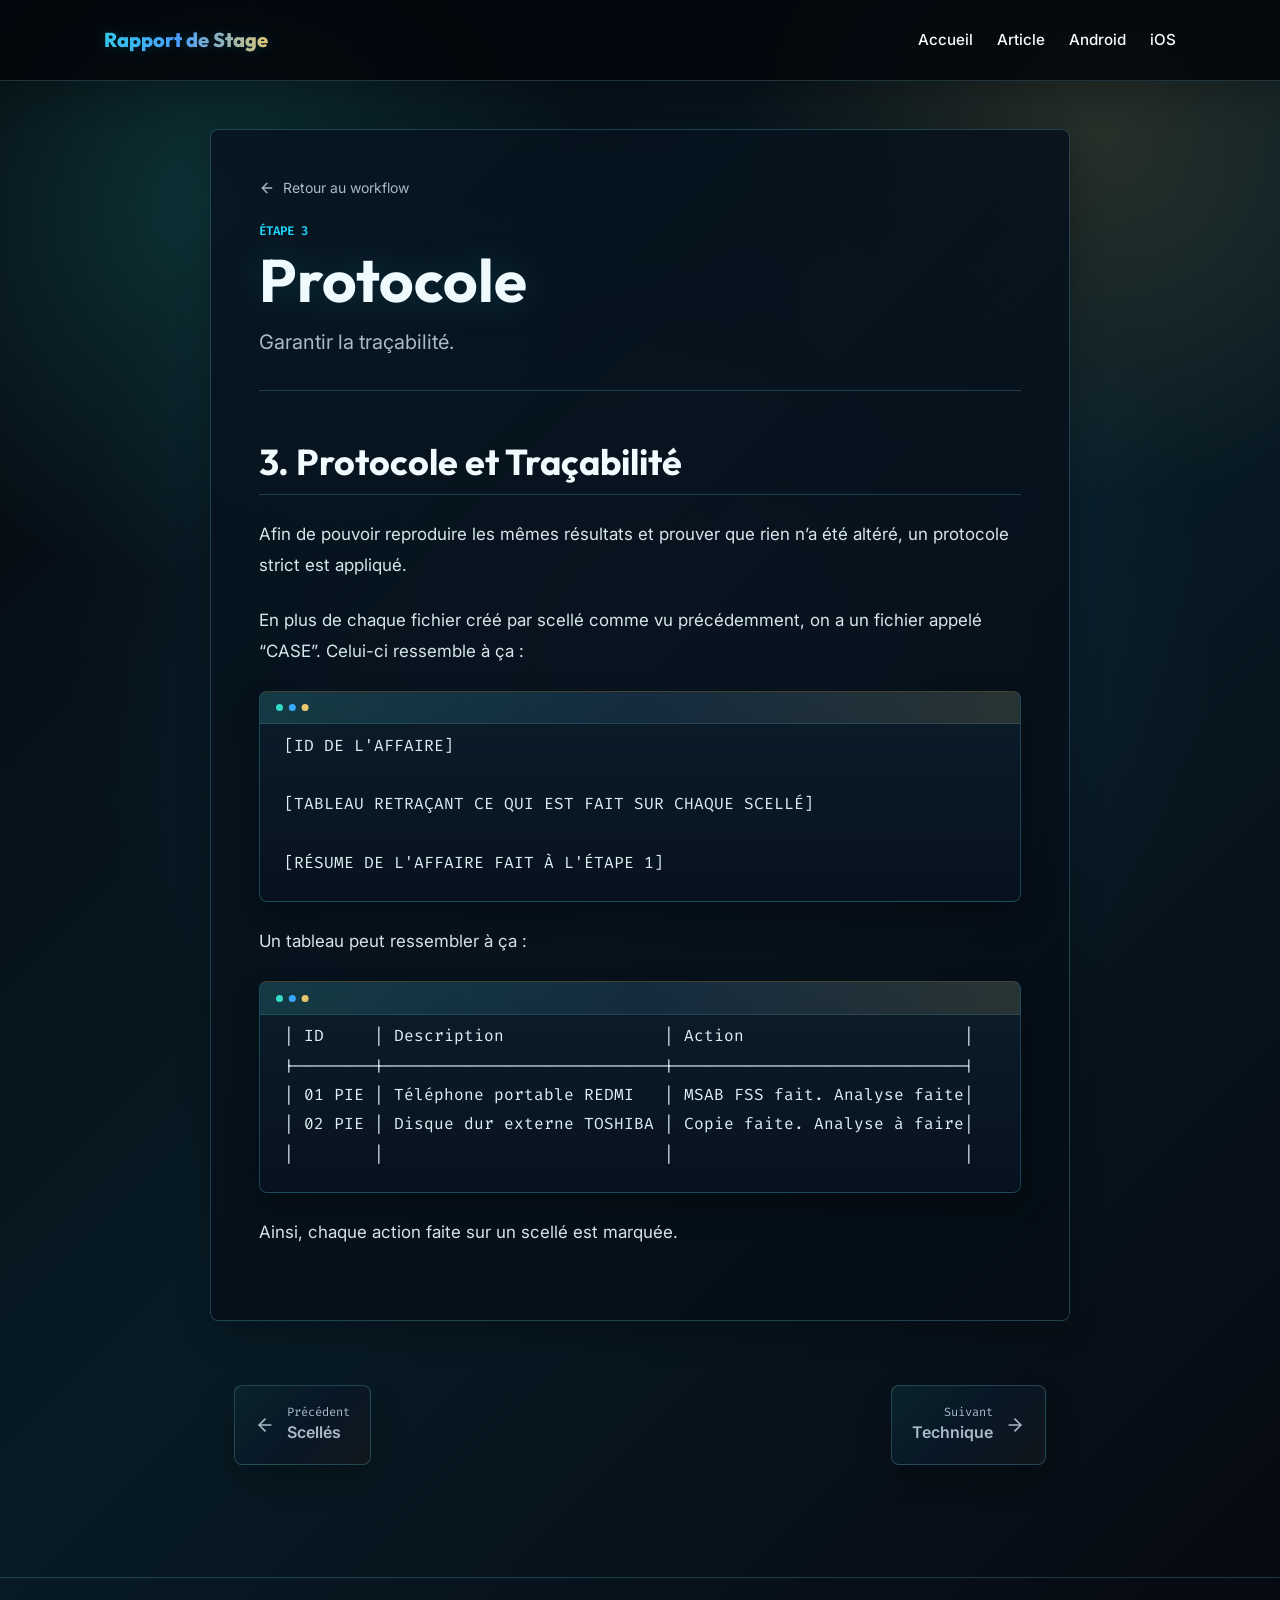
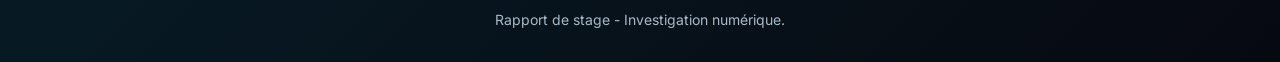
<file: workflow/3-protocole/index.html>
<!DOCTYPE html><html lang="fr" class="dark"> <head><meta charset="UTF-8"><meta name="description" content="Rapport de Stage - Investigation Numérique"><meta name="viewport" content="width=device-width"><link rel="icon" type="image/svg+xml" href="/favicon.svg"><meta name="generator" content="Astro v4.16.19"><link rel="preconnect" href="https://fonts.googleapis.com"><link rel="preconnect" href="https://fonts.gstatic.com" crossorigin><link href="https://fonts.googleapis.com/css2?family=Inter:wght@400;500;600;700;800&family=Outfit:wght@500;700;800&family=Fira+Code:wght@400;500&display=swap" rel="stylesheet"><title>Protocole - Rapport de Stage</title><link rel="stylesheet" href="/_astro/android.DP0fVaWt.css"></head> <body class="min-h-screen bg-background text-text"> <header class="sticky top-0 z-50 mb-12 border-b border-border bg-background/90 shadow-[0_12px_34px_rgba(0,0,0,0.2)] backdrop-blur-md"> <div class="site-container"> <div class="flex min-h-20 items-center justify-between gap-6"> <a href="/" class="logo-text text-xl">
Rapport de Stage
</a> <nav class="flex items-center gap-6 text-[0.95rem] font-medium text-text"> <a href="/" class="hover:text-primary">Accueil</a> <a href="/article" class="hover:text-primary">Article</a> <a href="/android" class="hover:text-primary">Android</a> <a href="/ios" class="hover:text-primary">iOS</a> </nav> </div> </div> </header> <main class="pb-16">  <article class="post-shell"> <div class="mb-12"> <a href="/" class="mb-6 inline-flex items-center gap-2 text-sm text-muted hover:text-primary"> <svg xmlns="http://www.w3.org/2000/svg" width="24" height="24" viewBox="0 0 24 24" fill="none" stroke="currentColor" stroke-width="2" stroke-linecap="round" stroke-linejoin="round" class="lucide lucide-arrow-left h-4 w-4"><path d="m12 19-7-7 7-7"></path><path d="M19 12H5"></path></svg>
Retour au workflow
</a> <div class="border-b border-border pb-8"> <p class="section-kicker">Étape 3</p> <h1 class="section-title mt-2 text-4xl text-[#effaff] drop-shadow-[0_0_18px_rgba(32,217,255,0.14)] sm:text-6xl">Protocole</h1> <p class="mt-4 text-xl leading-relaxed text-muted">Garantir la traçabilité.</p> </div> </div> <div class="markdown-body"> <h1 id="3-protocole-et-traçabilité">3. Protocole et Traçabilité</h1>
<p>Afin de pouvoir reproduire les mêmes résultats et prouver que rien n’a été altéré, un protocole strict est appliqué.</p>
<p>En plus de chaque fichier créé par scellé comme vu précédemment, on a un fichier appelé “CASE”. Celui-ci ressemble à ça :</p>
<pre class="astro-code github-dark" style="background-color:#24292e;color:#e1e4e8; overflow-x: auto;" tabindex="0" data-language="plaintext"><code><span class="line"><span>[ID DE L'AFFAIRE]</span></span>
<span class="line"><span></span></span>
<span class="line"><span>[TABLEAU RETRAÇANT CE QUI EST FAIT SUR CHAQUE SCELLÉ]</span></span>
<span class="line"><span></span></span>
<span class="line"><span>[RÉSUME DE L'AFFAIRE FAIT À L'ÉTAPE 1]</span></span>
<span class="line"><span></span></span></code></pre>
<p>Un tableau peut ressembler à ça :</p>
<pre class="astro-code github-dark" style="background-color:#24292e;color:#e1e4e8; overflow-x: auto;" tabindex="0" data-language="plaintext"><code><span class="line"><span>| ID     | Description                | Action                      |</span></span>
<span class="line"><span>|--------|----------------------------|-----------------------------|</span></span>
<span class="line"><span>| 01 PIE | Téléphone portable REDMI   | MSAB FSS fait. Analyse faite|</span></span>
<span class="line"><span>| 02 PIE | Disque dur externe TOSHIBA | Copie faite. Analyse à faire|</span></span>
<span class="line"><span>|        |                            |                             |</span></span>
<span class="line"><span></span></span></code></pre>
<p>Ainsi, chaque action faite sur un scellé est marquée.</p> </div> </article> <div class="article-container mt-12 flex items-center justify-between gap-4 pb-12"> <a href="/workflow/2-scelles" class="trachinus-card trachinus-card-hover flex min-h-20 items-center gap-3 px-5 py-3 text-muted hover:text-text"> <svg xmlns="http://www.w3.org/2000/svg" width="24" height="24" viewBox="0 0 24 24" fill="none" stroke="currentColor" stroke-width="2" stroke-linecap="round" stroke-linejoin="round" class="lucide lucide-arrow-left w-5 h-5"><path d="m12 19-7-7 7-7"></path><path d="M19 12H5"></path></svg> <div class="flex flex-col text-left"> <span class="font-mono text-xs text-muted">Précédent</span> <span class="font-semibold">Scellés</span> </div> </a> <a href="/workflow/4-technique" class="trachinus-card trachinus-card-hover flex min-h-20 items-center gap-3 px-5 py-3 text-right text-muted hover:text-text"> <div class="flex flex-col text-right"> <span class="font-mono text-xs text-muted">Suivant</span> <span class="font-semibold">Technique</span> </div> <svg xmlns="http://www.w3.org/2000/svg" width="24" height="24" viewBox="0 0 24 24" fill="none" stroke="currentColor" stroke-width="2" stroke-linecap="round" stroke-linejoin="round" class="lucide lucide-arrow-right w-5 h-5"><path d="M5 12h14"></path><path d="m12 5 7 7-7 7"></path></svg> </a> </div>  </main> <footer class="border-t border-border py-8 text-center text-sm text-muted"> <div class="site-container"> <p>Rapport de stage - Investigation numérique.</p> </div> </footer> </body></html>
</file>
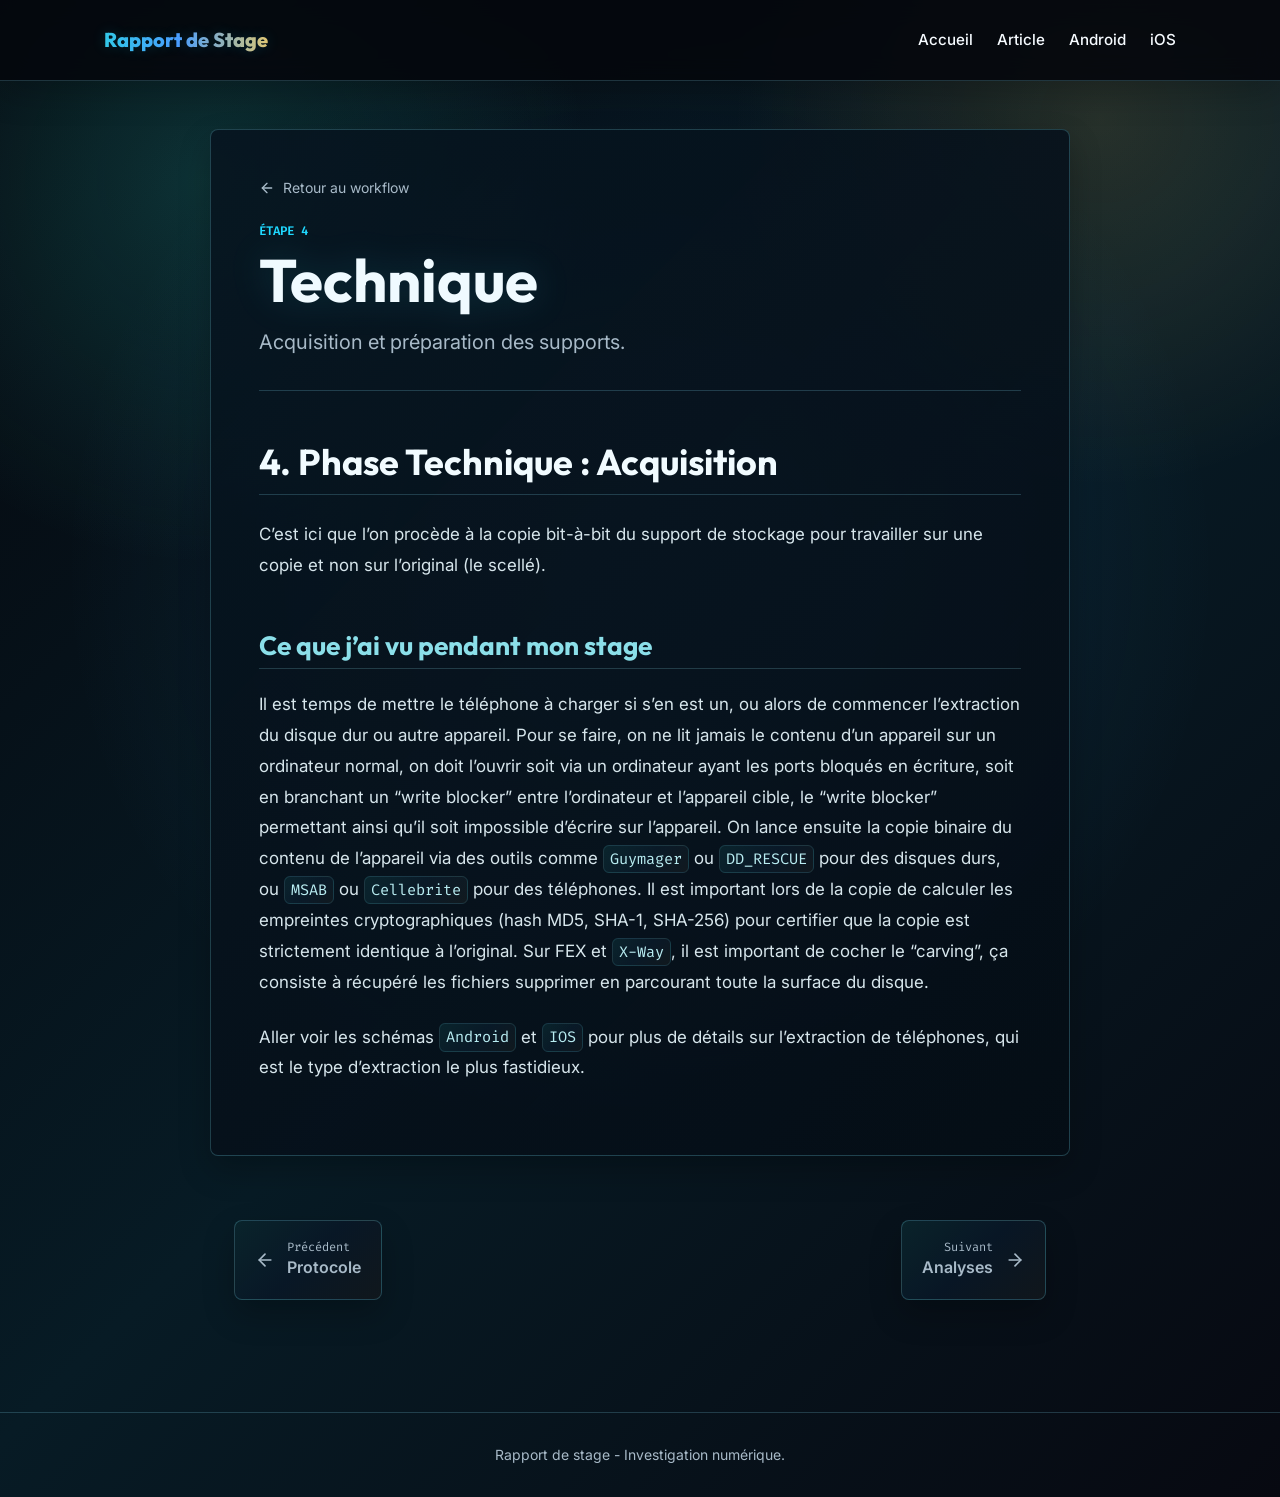
<file: workflow/4-technique/index.html>
<!DOCTYPE html><html lang="fr" class="dark"> <head><meta charset="UTF-8"><meta name="description" content="Rapport de Stage - Investigation Numérique"><meta name="viewport" content="width=device-width"><link rel="icon" type="image/svg+xml" href="/favicon.svg"><meta name="generator" content="Astro v4.16.19"><link rel="preconnect" href="https://fonts.googleapis.com"><link rel="preconnect" href="https://fonts.gstatic.com" crossorigin><link href="https://fonts.googleapis.com/css2?family=Inter:wght@400;500;600;700;800&family=Outfit:wght@500;700;800&family=Fira+Code:wght@400;500&display=swap" rel="stylesheet"><title>Technique - Rapport de Stage</title><link rel="stylesheet" href="/_astro/android.DP0fVaWt.css"></head> <body class="min-h-screen bg-background text-text"> <header class="sticky top-0 z-50 mb-12 border-b border-border bg-background/90 shadow-[0_12px_34px_rgba(0,0,0,0.2)] backdrop-blur-md"> <div class="site-container"> <div class="flex min-h-20 items-center justify-between gap-6"> <a href="/" class="logo-text text-xl">
Rapport de Stage
</a> <nav class="flex items-center gap-6 text-[0.95rem] font-medium text-text"> <a href="/" class="hover:text-primary">Accueil</a> <a href="/article" class="hover:text-primary">Article</a> <a href="/android" class="hover:text-primary">Android</a> <a href="/ios" class="hover:text-primary">iOS</a> </nav> </div> </div> </header> <main class="pb-16">  <article class="post-shell"> <div class="mb-12"> <a href="/" class="mb-6 inline-flex items-center gap-2 text-sm text-muted hover:text-primary"> <svg xmlns="http://www.w3.org/2000/svg" width="24" height="24" viewBox="0 0 24 24" fill="none" stroke="currentColor" stroke-width="2" stroke-linecap="round" stroke-linejoin="round" class="lucide lucide-arrow-left h-4 w-4"><path d="m12 19-7-7 7-7"></path><path d="M19 12H5"></path></svg>
Retour au workflow
</a> <div class="border-b border-border pb-8"> <p class="section-kicker">Étape 4</p> <h1 class="section-title mt-2 text-4xl text-[#effaff] drop-shadow-[0_0_18px_rgba(32,217,255,0.14)] sm:text-6xl">Technique</h1> <p class="mt-4 text-xl leading-relaxed text-muted">Acquisition et préparation des supports.</p> </div> </div> <div class="markdown-body"> <h1 id="4-phase-technique--acquisition">4. Phase Technique : Acquisition</h1>
<p>C’est ici que l’on procède à la copie bit-à-bit du support de stockage pour travailler sur une copie et non sur l’original (le scellé).</p>
<h2 id="ce-que-jai-vu-pendant-mon-stage">Ce que j’ai vu pendant mon stage</h2>
<p>Il est temps de mettre le téléphone à charger si s’en est un, ou alors de commencer l’extraction du disque dur ou autre appareil. Pour se faire, on ne lit jamais le contenu d’un appareil sur un ordinateur normal, on doit l’ouvrir soit via un ordinateur ayant les ports bloqués en écriture, soit en branchant un “write blocker” entre l’ordinateur et l’appareil cible, le “write blocker” permettant ainsi qu’il soit impossible d’écrire sur l’appareil. On lance ensuite la copie binaire du contenu de l’appareil via des outils comme <code>Guymager</code> ou <code>DD_RESCUE</code> pour des disques durs, ou <code>MSAB</code> ou <code>Cellebrite</code> pour des téléphones. Il est important lors de la copie de calculer les empreintes cryptographiques (hash MD5, SHA-1, SHA-256) pour certifier que la copie est strictement identique à l’original. Sur FEX et <code>X-Way</code>, il est important de cocher le “carving”, ça consiste à récupéré les fichiers supprimer en parcourant toute la surface du disque.</p>
<p>Aller voir les schémas <code>Android</code> et <code>IOS</code> pour plus de détails sur l’extraction de téléphones, qui est le type d’extraction le plus fastidieux.</p> </div> </article> <div class="article-container mt-12 flex items-center justify-between gap-4 pb-12"> <a href="/workflow/3-protocole" class="trachinus-card trachinus-card-hover flex min-h-20 items-center gap-3 px-5 py-3 text-muted hover:text-text"> <svg xmlns="http://www.w3.org/2000/svg" width="24" height="24" viewBox="0 0 24 24" fill="none" stroke="currentColor" stroke-width="2" stroke-linecap="round" stroke-linejoin="round" class="lucide lucide-arrow-left w-5 h-5"><path d="m12 19-7-7 7-7"></path><path d="M19 12H5"></path></svg> <div class="flex flex-col text-left"> <span class="font-mono text-xs text-muted">Précédent</span> <span class="font-semibold">Protocole</span> </div> </a> <a href="/workflow/5-analyses" class="trachinus-card trachinus-card-hover flex min-h-20 items-center gap-3 px-5 py-3 text-right text-muted hover:text-text"> <div class="flex flex-col text-right"> <span class="font-mono text-xs text-muted">Suivant</span> <span class="font-semibold">Analyses</span> </div> <svg xmlns="http://www.w3.org/2000/svg" width="24" height="24" viewBox="0 0 24 24" fill="none" stroke="currentColor" stroke-width="2" stroke-linecap="round" stroke-linejoin="round" class="lucide lucide-arrow-right w-5 h-5"><path d="M5 12h14"></path><path d="m12 5 7 7-7 7"></path></svg> </a> </div>  </main> <footer class="border-t border-border py-8 text-center text-sm text-muted"> <div class="site-container"> <p>Rapport de stage - Investigation numérique.</p> </div> </footer> </body></html>
</file>
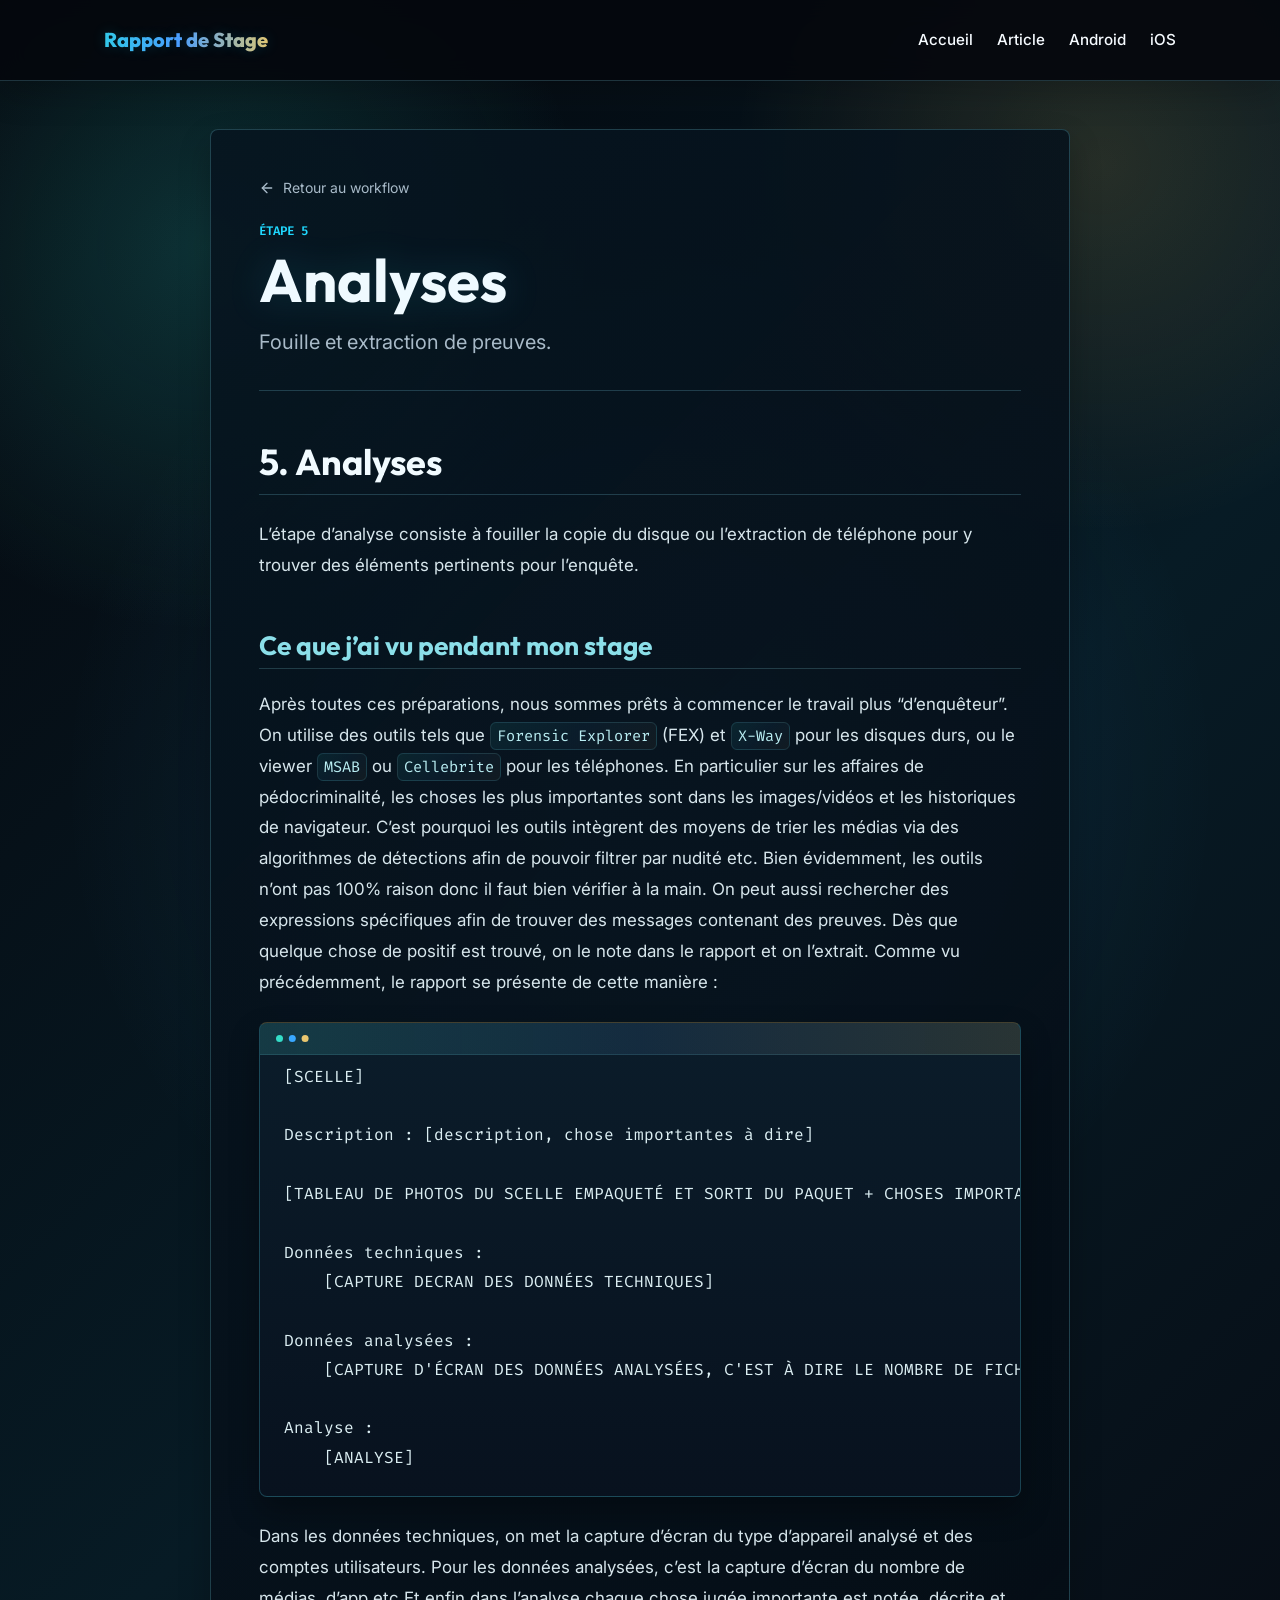
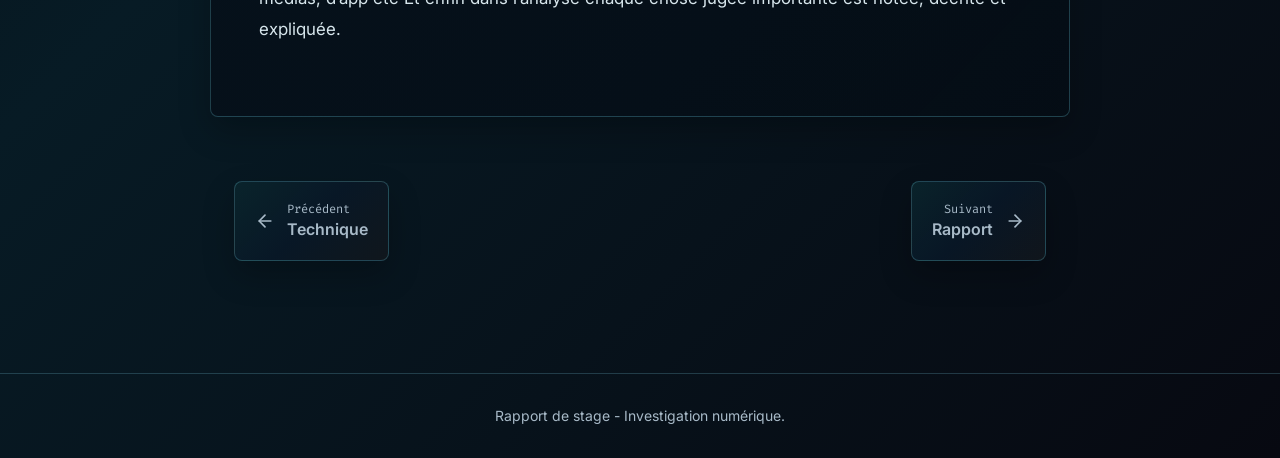
<file: workflow/5-analyses/index.html>
<!DOCTYPE html><html lang="fr" class="dark"> <head><meta charset="UTF-8"><meta name="description" content="Rapport de Stage - Investigation Numérique"><meta name="viewport" content="width=device-width"><link rel="icon" type="image/svg+xml" href="/favicon.svg"><meta name="generator" content="Astro v4.16.19"><link rel="preconnect" href="https://fonts.googleapis.com"><link rel="preconnect" href="https://fonts.gstatic.com" crossorigin><link href="https://fonts.googleapis.com/css2?family=Inter:wght@400;500;600;700;800&family=Outfit:wght@500;700;800&family=Fira+Code:wght@400;500&display=swap" rel="stylesheet"><title>Analyses - Rapport de Stage</title><link rel="stylesheet" href="/_astro/android.DP0fVaWt.css"></head> <body class="min-h-screen bg-background text-text"> <header class="sticky top-0 z-50 mb-12 border-b border-border bg-background/90 shadow-[0_12px_34px_rgba(0,0,0,0.2)] backdrop-blur-md"> <div class="site-container"> <div class="flex min-h-20 items-center justify-between gap-6"> <a href="/" class="logo-text text-xl">
Rapport de Stage
</a> <nav class="flex items-center gap-6 text-[0.95rem] font-medium text-text"> <a href="/" class="hover:text-primary">Accueil</a> <a href="/article" class="hover:text-primary">Article</a> <a href="/android" class="hover:text-primary">Android</a> <a href="/ios" class="hover:text-primary">iOS</a> </nav> </div> </div> </header> <main class="pb-16">  <article class="post-shell"> <div class="mb-12"> <a href="/" class="mb-6 inline-flex items-center gap-2 text-sm text-muted hover:text-primary"> <svg xmlns="http://www.w3.org/2000/svg" width="24" height="24" viewBox="0 0 24 24" fill="none" stroke="currentColor" stroke-width="2" stroke-linecap="round" stroke-linejoin="round" class="lucide lucide-arrow-left h-4 w-4"><path d="m12 19-7-7 7-7"></path><path d="M19 12H5"></path></svg>
Retour au workflow
</a> <div class="border-b border-border pb-8"> <p class="section-kicker">Étape 5</p> <h1 class="section-title mt-2 text-4xl text-[#effaff] drop-shadow-[0_0_18px_rgba(32,217,255,0.14)] sm:text-6xl">Analyses</h1> <p class="mt-4 text-xl leading-relaxed text-muted">Fouille et extraction de preuves.</p> </div> </div> <div class="markdown-body"> <h1 id="5-analyses">5. Analyses</h1>
<p>L’étape d’analyse consiste à fouiller la copie du disque ou l’extraction de téléphone pour y trouver des éléments pertinents pour l’enquête.</p>
<h2 id="ce-que-jai-vu-pendant-mon-stage">Ce que j’ai vu pendant mon stage</h2>
<p>Après toutes ces préparations, nous sommes prêts à commencer le travail plus “d’enquêteur”. On utilise des outils tels que <code>Forensic Explorer</code> (FEX) et <code>X-Way</code> pour les disques durs, ou le viewer <code>MSAB</code> ou <code>Cellebrite</code> pour les téléphones.
En particulier sur les affaires de pédocriminalité, les choses les plus importantes sont dans les images/vidéos et les historiques de navigateur. C’est pourquoi les outils intègrent des moyens de trier les médias via des algorithmes de détections afin de pouvoir filtrer par nudité etc. Bien évidemment, les outils n’ont pas 100% raison donc il faut bien vérifier à la main. On peut aussi rechercher des expressions spécifiques afin de trouver des messages contenant des preuves.
Dès que quelque chose de positif est trouvé, on le note dans le rapport et on l’extrait.
Comme vu précédemment, le rapport se présente de cette manière :</p>
<pre class="astro-code github-dark" style="background-color:#24292e;color:#e1e4e8; overflow-x: auto;" tabindex="0" data-language="plaintext"><code><span class="line"><span>[SCELLE]</span></span>
<span class="line"><span></span></span>
<span class="line"><span>Description : [description, chose importantes à dire]</span></span>
<span class="line"><span></span></span>
<span class="line"><span>[TABLEAU DE PHOTOS DU SCELLE EMPAQUETÉ ET SORTI DU PAQUET + CHOSES IMPORTANTES (DISQUE DUR, CARTE SD...)]</span></span>
<span class="line"><span></span></span>
<span class="line"><span>Données techniques :</span></span>
<span class="line"><span>	[CAPTURE DECRAN DES DONNÉES TECHNIQUES]</span></span>
<span class="line"><span></span></span>
<span class="line"><span>Données analysées :</span></span>
<span class="line"><span>	[CAPTURE D'ÉCRAN DES DONNÉES ANALYSÉES, C'EST À DIRE LE NOMBRE DE FICHIERS, LE NOMBRE D'IMAGES ETC]</span></span>
<span class="line"><span></span></span>
<span class="line"><span>Analyse :</span></span>
<span class="line"><span>	[ANALYSE]</span></span>
<span class="line"><span></span></span></code></pre>
<p>Dans les données techniques, on met la capture d’écran du type d’appareil analysé et des comptes utilisateurs. Pour les données analysées, c’est la capture d’écran du nombre de médias, d’app etc
Et enfin dans l’analyse chaque chose jugée importante est notée, décrite et expliquée.</p> </div> </article> <div class="article-container mt-12 flex items-center justify-between gap-4 pb-12"> <a href="/workflow/4-technique" class="trachinus-card trachinus-card-hover flex min-h-20 items-center gap-3 px-5 py-3 text-muted hover:text-text"> <svg xmlns="http://www.w3.org/2000/svg" width="24" height="24" viewBox="0 0 24 24" fill="none" stroke="currentColor" stroke-width="2" stroke-linecap="round" stroke-linejoin="round" class="lucide lucide-arrow-left w-5 h-5"><path d="m12 19-7-7 7-7"></path><path d="M19 12H5"></path></svg> <div class="flex flex-col text-left"> <span class="font-mono text-xs text-muted">Précédent</span> <span class="font-semibold">Technique</span> </div> </a> <a href="/workflow/6-rapport" class="trachinus-card trachinus-card-hover flex min-h-20 items-center gap-3 px-5 py-3 text-right text-muted hover:text-text"> <div class="flex flex-col text-right"> <span class="font-mono text-xs text-muted">Suivant</span> <span class="font-semibold">Rapport</span> </div> <svg xmlns="http://www.w3.org/2000/svg" width="24" height="24" viewBox="0 0 24 24" fill="none" stroke="currentColor" stroke-width="2" stroke-linecap="round" stroke-linejoin="round" class="lucide lucide-arrow-right w-5 h-5"><path d="M5 12h14"></path><path d="m12 5 7 7-7 7"></path></svg> </a> </div>  </main> <footer class="border-t border-border py-8 text-center text-sm text-muted"> <div class="site-container"> <p>Rapport de stage - Investigation numérique.</p> </div> </footer> </body></html>
</file>
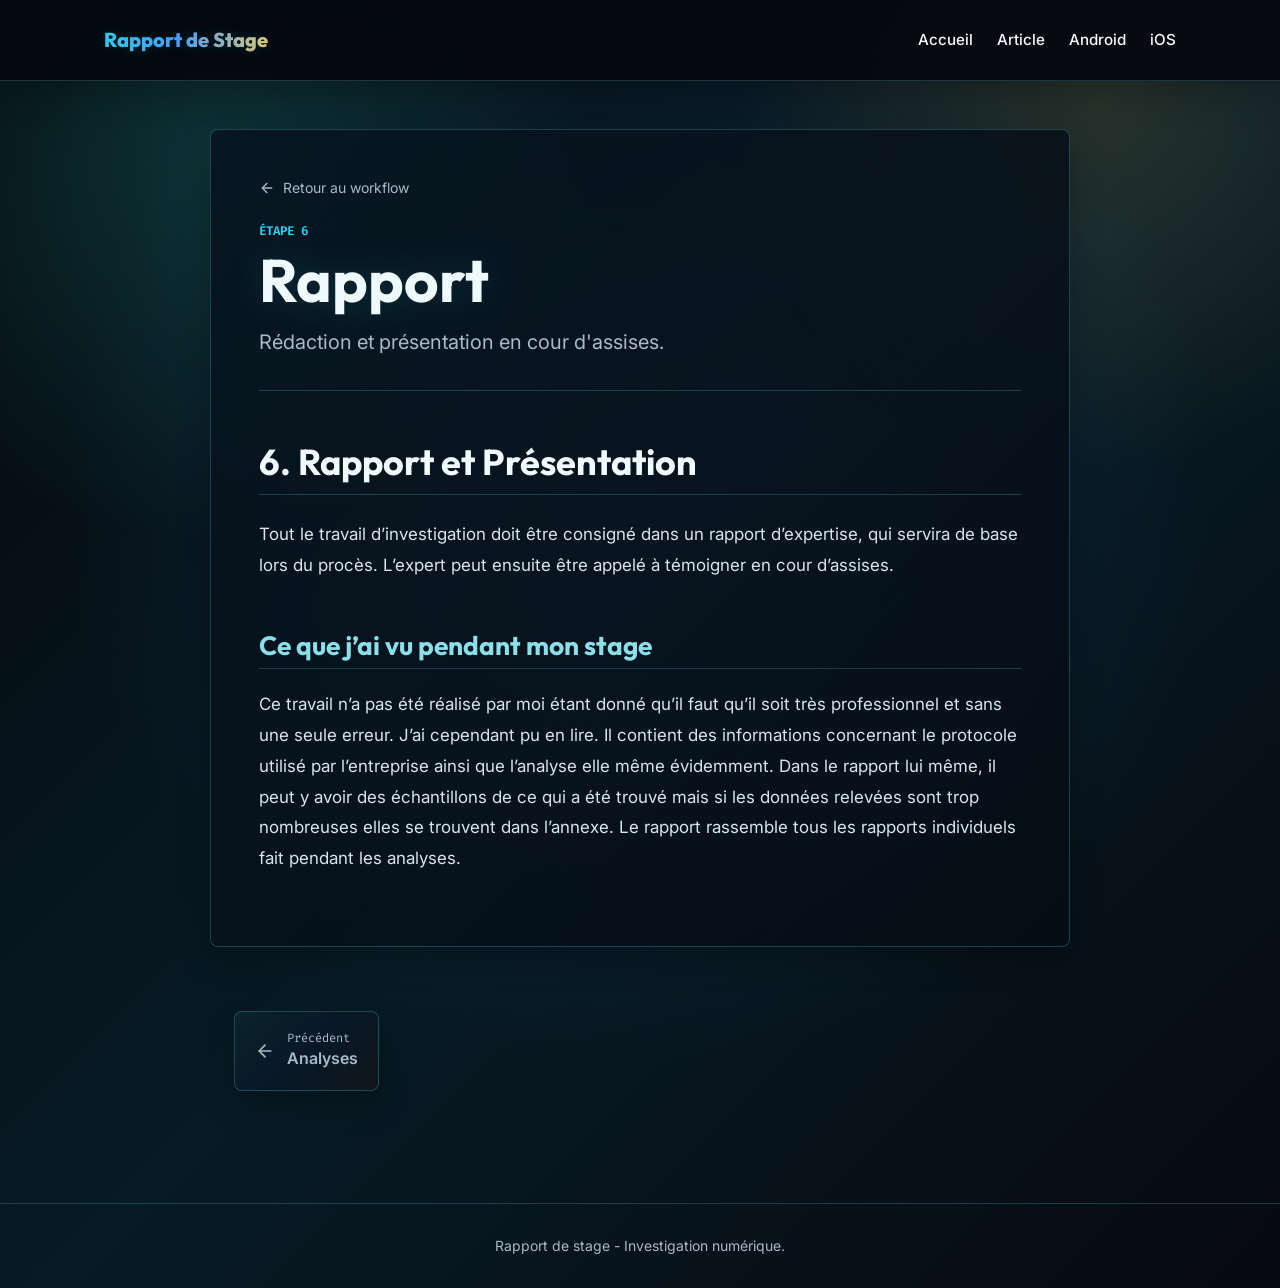
<file: workflow/6-rapport/index.html>
<!DOCTYPE html><html lang="fr" class="dark"> <head><meta charset="UTF-8"><meta name="description" content="Rapport de Stage - Investigation Numérique"><meta name="viewport" content="width=device-width"><link rel="icon" type="image/svg+xml" href="/favicon.svg"><meta name="generator" content="Astro v4.16.19"><link rel="preconnect" href="https://fonts.googleapis.com"><link rel="preconnect" href="https://fonts.gstatic.com" crossorigin><link href="https://fonts.googleapis.com/css2?family=Inter:wght@400;500;600;700;800&family=Outfit:wght@500;700;800&family=Fira+Code:wght@400;500&display=swap" rel="stylesheet"><title>Rapport - Rapport de Stage</title><link rel="stylesheet" href="/_astro/android.DP0fVaWt.css"></head> <body class="min-h-screen bg-background text-text"> <header class="sticky top-0 z-50 mb-12 border-b border-border bg-background/90 shadow-[0_12px_34px_rgba(0,0,0,0.2)] backdrop-blur-md"> <div class="site-container"> <div class="flex min-h-20 items-center justify-between gap-6"> <a href="/" class="logo-text text-xl">
Rapport de Stage
</a> <nav class="flex items-center gap-6 text-[0.95rem] font-medium text-text"> <a href="/" class="hover:text-primary">Accueil</a> <a href="/article" class="hover:text-primary">Article</a> <a href="/android" class="hover:text-primary">Android</a> <a href="/ios" class="hover:text-primary">iOS</a> </nav> </div> </div> </header> <main class="pb-16">  <article class="post-shell"> <div class="mb-12"> <a href="/" class="mb-6 inline-flex items-center gap-2 text-sm text-muted hover:text-primary"> <svg xmlns="http://www.w3.org/2000/svg" width="24" height="24" viewBox="0 0 24 24" fill="none" stroke="currentColor" stroke-width="2" stroke-linecap="round" stroke-linejoin="round" class="lucide lucide-arrow-left h-4 w-4"><path d="m12 19-7-7 7-7"></path><path d="M19 12H5"></path></svg>
Retour au workflow
</a> <div class="border-b border-border pb-8"> <p class="section-kicker">Étape 6</p> <h1 class="section-title mt-2 text-4xl text-[#effaff] drop-shadow-[0_0_18px_rgba(32,217,255,0.14)] sm:text-6xl">Rapport</h1> <p class="mt-4 text-xl leading-relaxed text-muted">Rédaction et présentation en cour d&#39;assises.</p> </div> </div> <div class="markdown-body"> <h1 id="6-rapport-et-présentation">6. Rapport et Présentation</h1>
<p>Tout le travail d’investigation doit être consigné dans un rapport d’expertise, qui servira de base lors du procès. L’expert peut ensuite être appelé à témoigner en cour d’assises.</p>
<h2 id="ce-que-jai-vu-pendant-mon-stage">Ce que j’ai vu pendant mon stage</h2>
<p>Ce travail n’a pas été réalisé par moi étant donné qu’il faut qu’il soit très professionnel et sans une seule erreur. J’ai cependant pu en lire. Il contient des informations concernant le protocole utilisé par l’entreprise ainsi que l’analyse elle même évidemment. Dans le rapport lui même, il peut y avoir des échantillons de ce qui a été trouvé mais si les données relevées sont trop nombreuses elles se trouvent dans l’annexe. Le rapport rassemble tous les rapports individuels fait pendant les analyses.</p> </div> </article> <div class="article-container mt-12 flex items-center justify-between gap-4 pb-12"> <a href="/workflow/5-analyses" class="trachinus-card trachinus-card-hover flex min-h-20 items-center gap-3 px-5 py-3 text-muted hover:text-text"> <svg xmlns="http://www.w3.org/2000/svg" width="24" height="24" viewBox="0 0 24 24" fill="none" stroke="currentColor" stroke-width="2" stroke-linecap="round" stroke-linejoin="round" class="lucide lucide-arrow-left w-5 h-5"><path d="m12 19-7-7 7-7"></path><path d="M19 12H5"></path></svg> <div class="flex flex-col text-left"> <span class="font-mono text-xs text-muted">Précédent</span> <span class="font-semibold">Analyses</span> </div> </a> <div></div> </div>  </main> <footer class="border-t border-border py-8 text-center text-sm text-muted"> <div class="site-container"> <p>Rapport de stage - Investigation numérique.</p> </div> </footer> </body></html>
</file>
<file: _astro/android.DP0fVaWt.css>
*,:before,:after{--tw-border-spacing-x: 0;--tw-border-spacing-y: 0;--tw-translate-x: 0;--tw-translate-y: 0;--tw-rotate: 0;--tw-skew-x: 0;--tw-skew-y: 0;--tw-scale-x: 1;--tw-scale-y: 1;--tw-pan-x: ;--tw-pan-y: ;--tw-pinch-zoom: ;--tw-scroll-snap-strictness: proximity;--tw-gradient-from-position: ;--tw-gradient-via-position: ;--tw-gradient-to-position: ;--tw-ordinal: ;--tw-slashed-zero: ;--tw-numeric-figure: ;--tw-numeric-spacing: ;--tw-numeric-fraction: ;--tw-ring-inset: ;--tw-ring-offset-width: 0px;--tw-ring-offset-color: #fff;--tw-ring-color: rgb(59 130 246 / .5);--tw-ring-offset-shadow: 0 0 #0000;--tw-ring-shadow: 0 0 #0000;--tw-shadow: 0 0 #0000;--tw-shadow-colored: 0 0 #0000;--tw-blur: ;--tw-brightness: ;--tw-contrast: ;--tw-grayscale: ;--tw-hue-rotate: ;--tw-invert: ;--tw-saturate: ;--tw-sepia: ;--tw-drop-shadow: ;--tw-backdrop-blur: ;--tw-backdrop-brightness: ;--tw-backdrop-contrast: ;--tw-backdrop-grayscale: ;--tw-backdrop-hue-rotate: ;--tw-backdrop-invert: ;--tw-backdrop-opacity: ;--tw-backdrop-saturate: ;--tw-backdrop-sepia: ;--tw-contain-size: ;--tw-contain-layout: ;--tw-contain-paint: ;--tw-contain-style: }::backdrop{--tw-border-spacing-x: 0;--tw-border-spacing-y: 0;--tw-translate-x: 0;--tw-translate-y: 0;--tw-rotate: 0;--tw-skew-x: 0;--tw-skew-y: 0;--tw-scale-x: 1;--tw-scale-y: 1;--tw-pan-x: ;--tw-pan-y: ;--tw-pinch-zoom: ;--tw-scroll-snap-strictness: proximity;--tw-gradient-from-position: ;--tw-gradient-via-position: ;--tw-gradient-to-position: ;--tw-ordinal: ;--tw-slashed-zero: ;--tw-numeric-figure: ;--tw-numeric-spacing: ;--tw-numeric-fraction: ;--tw-ring-inset: ;--tw-ring-offset-width: 0px;--tw-ring-offset-color: #fff;--tw-ring-color: rgb(59 130 246 / .5);--tw-ring-offset-shadow: 0 0 #0000;--tw-ring-shadow: 0 0 #0000;--tw-shadow: 0 0 #0000;--tw-shadow-colored: 0 0 #0000;--tw-blur: ;--tw-brightness: ;--tw-contrast: ;--tw-grayscale: ;--tw-hue-rotate: ;--tw-invert: ;--tw-saturate: ;--tw-sepia: ;--tw-drop-shadow: ;--tw-backdrop-blur: ;--tw-backdrop-brightness: ;--tw-backdrop-contrast: ;--tw-backdrop-grayscale: ;--tw-backdrop-hue-rotate: ;--tw-backdrop-invert: ;--tw-backdrop-opacity: ;--tw-backdrop-saturate: ;--tw-backdrop-sepia: ;--tw-contain-size: ;--tw-contain-layout: ;--tw-contain-paint: ;--tw-contain-style: }*,:before,:after{box-sizing:border-box;border-width:0;border-style:solid;border-color:#e5e7eb}:before,:after{--tw-content: ""}html,:host{line-height:1.5;-webkit-text-size-adjust:100%;-moz-tab-size:4;-o-tab-size:4;tab-size:4;font-family:Inter,sans-serif;font-feature-settings:normal;font-variation-settings:normal;-webkit-tap-highlight-color:transparent}body{margin:0;line-height:inherit}hr{height:0;color:inherit;border-top-width:1px}abbr:where([title]){-webkit-text-decoration:underline dotted;text-decoration:underline dotted}h1,h2,h3,h4,h5,h6{font-size:inherit;font-weight:inherit}a{color:inherit;text-decoration:inherit}b,strong{font-weight:bolder}code,kbd,samp,pre{font-family:Fira Code,monospace;font-feature-settings:normal;font-variation-settings:normal;font-size:1em}small{font-size:80%}sub,sup{font-size:75%;line-height:0;position:relative;vertical-align:baseline}sub{bottom:-.25em}sup{top:-.5em}table{text-indent:0;border-color:inherit;border-collapse:collapse}button,input,optgroup,select,textarea{font-family:inherit;font-feature-settings:inherit;font-variation-settings:inherit;font-size:100%;font-weight:inherit;line-height:inherit;letter-spacing:inherit;color:inherit;margin:0;padding:0}button,select{text-transform:none}button,input:where([type=button]),input:where([type=reset]),input:where([type=submit]){-webkit-appearance:button;background-color:transparent;background-image:none}:-moz-focusring{outline:auto}:-moz-ui-invalid{box-shadow:none}progress{vertical-align:baseline}::-webkit-inner-spin-button,::-webkit-outer-spin-button{height:auto}[type=search]{-webkit-appearance:textfield;outline-offset:-2px}::-webkit-search-decoration{-webkit-appearance:none}::-webkit-file-upload-button{-webkit-appearance:button;font:inherit}summary{display:list-item}blockquote,dl,dd,h1,h2,h3,h4,h5,h6,hr,figure,p,pre{margin:0}fieldset{margin:0;padding:0}legend{padding:0}ol,ul,menu{list-style:none;margin:0;padding:0}dialog{padding:0}textarea{resize:vertical}input::-moz-placeholder,textarea::-moz-placeholder{opacity:1;color:#9ca3af}input::placeholder,textarea::placeholder{opacity:1;color:#9ca3af}button,[role=button]{cursor:pointer}:disabled{cursor:default}img,svg,video,canvas,audio,iframe,embed,object{display:block;vertical-align:middle}img,video{max-width:100%;height:auto}[hidden]:where(:not([hidden=until-found])){display:none}:root{color-scheme:dark}*{box-sizing:border-box}html{background:#05070d;scroll-behavior:smooth}body{min-height:100vh;background:radial-gradient(circle at 16% 12%,rgba(45,212,200,.19),transparent 24rem),radial-gradient(circle at 86% 8%,rgba(255,214,102,.13),transparent 23rem),radial-gradient(circle at 50% 38%,rgba(57,168,255,.15),transparent 36rem),linear-gradient(135deg,#05070d,#071b25 52%,#070911);color:#f6fbff;font-family:Inter,sans-serif;line-height:1.6}a,button{transition:color .2s ease,border-color .2s ease,background-color .2s ease,transform .2s ease}::-moz-selection{background:#20d9ff47}::selection{background:#20d9ff47}.site-container,.wide-container{width:100%;max-width:1120px;margin:0 auto;padding:0 1.5rem}.article-container{width:100%;max-width:860px;margin:0 auto;padding:0 1.5rem}.post-shell{max-width:860px;margin:0 auto 4rem;padding:clamp(1.2rem,4vw,3rem);border:1px solid rgba(122,235,255,.22);border-radius:8px;background:linear-gradient(135deg,#07141fe8,#040c15e0),linear-gradient(135deg,#2dd4c811,#ffd66608);box-shadow:0 14px 32px #0000003d}.logo-text{font-family:Outfit,sans-serif;font-weight:800;background:linear-gradient(90deg,#35c8e8,#4d9cff 45%,#e8c66f);-webkit-background-clip:text;background-clip:text;-webkit-text-fill-color:transparent;text-shadow:0 0 14px rgba(32,217,255,.18)}.hero-title{max-width:980px;margin-left:auto;margin-right:auto;font-family:Outfit,sans-serif;font-weight:800;line-height:1.1;letter-spacing:0;background:linear-gradient(100deg,#8ef3e4,#35c8e8,#4d9cff 68%,#e8c66f);-webkit-background-clip:text;background-clip:text;-webkit-text-fill-color:transparent;text-shadow:0 0 18px rgba(32,217,255,.14)}.section-kicker{font-family:Fira Code,monospace;color:#20d9ff;font-size:.78rem;font-weight:600;letter-spacing:0;text-transform:uppercase}.section-title{font-family:Outfit,sans-serif;color:#f6fbff;font-weight:700;line-height:1;letter-spacing:0}.trachinus-card{border:1px solid rgba(122,235,255,.22);border-radius:8px;background:linear-gradient(135deg,#2dd4c81a,#39a8ff0e,#ffd6660b),#060f19db;box-shadow:0 14px 32px #0000003d}.trachinus-card-hover{transition:transform .2s ease,border-color .2s ease,background-color .2s ease}.trachinus-card-hover:hover{transform:translateY(-2px);border-color:#ffd66670;box-shadow:0 16px 34px #20d9ff1f}.hero-rule:after{content:"";display:block;width:min(520px,74vw);height:1px;margin:4rem auto 0;background:linear-gradient(90deg,transparent,#20d9ff,transparent);opacity:.65}.markdown-body{color:#d7e6ec;font-size:1.06rem;line-height:1.82;text-rendering:optimizeLegibility}.markdown-body a{border-bottom:1px solid rgba(127,216,232,.44);color:#7fd8e8;font-weight:600;text-decoration:none}.markdown-body a:hover{border-bottom-color:#ffc36b9e;color:#ffc36b}.markdown-body h1,.markdown-body h2,.markdown-body h3,.markdown-body h4{font-family:Outfit,sans-serif;font-weight:700;line-height:1.3}.markdown-body h1{margin-top:2rem;margin-bottom:1.5rem;padding-bottom:.5rem;border-bottom:1px solid rgba(135,230,255,.2);color:#f1fbff;font-size:2.25rem}.markdown-body h2{margin-top:3rem;margin-bottom:1.25rem;padding-bottom:.3rem;border-bottom:1px solid rgba(139,223,233,.2);color:#8bdfe9;font-size:1.65rem}.markdown-body h3{margin-top:2.5rem;margin-bottom:1rem;color:#ffb3ca;font-size:1.35rem}.markdown-body p,.markdown-body ul,.markdown-body ol,.markdown-body pre{margin-bottom:1.5rem}.markdown-body ul,.markdown-body ol{padding-left:1.5rem}.markdown-body li{margin-bottom:.45rem}.markdown-body code{border-radius:6px;border:1px solid rgba(122,235,255,.14);background:linear-gradient(135deg,#2dd4c818,#39a8ff0e,#ffd6660a);color:#b9edf2;padding:.2em .4em;font-family:Fira Code,monospace;font-size:.9em}.markdown-body pre{position:relative;overflow-x:auto;border:1px solid rgba(85,221,242,.24);border-top-color:#ffd6663d;border-radius:8px;background:linear-gradient(180deg,#0a1c2afa,#07111efa);padding:2.45rem 1.5rem 1.5rem;box-shadow:0 14px 30px #0000004d}.markdown-body pre:before{content:"";position:absolute;top:0;left:0;right:0;height:2.05rem;border-bottom:1px solid rgba(122,235,255,.12);background:linear-gradient(90deg,#2dd4c824,#39a8ff14,#ffd6661a),#ffffff06}.markdown-body pre:after{content:"";position:absolute;top:.78rem;left:1rem;width:.45rem;height:.45rem;border-radius:50%;background:#34dcc7;box-shadow:.8rem 0 #39a8ff,1.6rem 0 #e8c66f}.markdown-body pre code{display:block;border:0;background:transparent;color:#dceff3;padding:0;font-size:.95em}.pointer-events-none{pointer-events:none}.visible{visibility:visible}.static{position:static}.absolute{position:absolute}.relative{position:relative}.sticky{position:sticky}.inset-0{inset:0}.-right-1{right:-.25rem}.-right-1\.5{right:-.375rem}.-top-1{top:-.25rem}.-top-2{top:-.5rem}.left-1\/2{left:50%}.left-\[80px\]{left:80px}.right-\[140px\]{right:140px}.top-0{top:0}.top-\[136px\]{top:136px}.top-full{top:100%}.z-0{z-index:0}.z-10{z-index:10}.z-50{z-index:50}.col-start-1{grid-column-start:1}.col-start-2{grid-column-start:2}.col-start-3{grid-column-start:3}.row-start-1{grid-row-start:1}.row-start-2{grid-row-start:2}.row-start-3{grid-row-start:3}.mx-auto{margin-left:auto;margin-right:auto}.mb-1{margin-bottom:.25rem}.mb-12{margin-bottom:3rem}.mb-16{margin-bottom:4rem}.mb-3{margin-bottom:.75rem}.mb-4{margin-bottom:1rem}.mb-6{margin-bottom:1.5rem}.mt-1{margin-top:.25rem}.mt-12{margin-top:3rem}.mt-2{margin-top:.5rem}.mt-3{margin-top:.75rem}.mt-4{margin-top:1rem}.flex{display:flex}.inline-flex{display:inline-flex}.table{display:table}.grid{display:grid}.hidden{display:none}.aspect-square{aspect-ratio:1 / 1}.h-11{height:2.75rem}.h-16{height:4rem}.h-2{height:.5rem}.h-28{height:7rem}.h-3{height:.75rem}.h-3\.5{height:.875rem}.h-32{height:8rem}.h-4{height:1rem}.h-5{height:1.25rem}.h-6{height:1.5rem}.h-7{height:1.75rem}.h-8{height:2rem}.h-9{height:2.25rem}.h-\[210px\]{height:210px}.h-\[340px\]{height:340px}.h-\[64px\]{height:64px}.h-full{height:100%}.h-px{height:1px}.min-h-20{min-height:5rem}.min-h-\[500px\]{min-height:500px}.min-h-\[calc\(100vh-220px\)\]{min-height:calc(100vh - 220px)}.min-h-screen{min-height:100vh}.w-11{width:2.75rem}.w-16{width:4rem}.w-2{width:.5rem}.w-3{width:.75rem}.w-3\.5{width:.875rem}.w-32{width:8rem}.w-4{width:1rem}.w-40{width:10rem}.w-5{width:1.25rem}.w-6{width:1.5rem}.w-64{width:16rem}.w-7{width:1.75rem}.w-8{width:2rem}.w-9{width:2.25rem}.w-\[150px\]{width:150px}.w-full{width:100%}.min-w-0{min-width:0px}.max-w-2xl{max-width:42rem}.max-w-5xl{max-width:64rem}.max-w-\[1120px\]{max-width:1120px}.shrink-0{flex-shrink:0}.-translate-x-1\/2{--tw-translate-x: -50%;transform:translate(var(--tw-translate-x),var(--tw-translate-y)) rotate(var(--tw-rotate)) skew(var(--tw-skew-x)) skewY(var(--tw-skew-y)) scaleX(var(--tw-scale-x)) scaleY(var(--tw-scale-y))}.rotate-45{--tw-rotate: 45deg;transform:translate(var(--tw-translate-x),var(--tw-translate-y)) rotate(var(--tw-rotate)) skew(var(--tw-skew-x)) skewY(var(--tw-skew-y)) scaleX(var(--tw-scale-x)) scaleY(var(--tw-scale-y))}.transform{transform:translate(var(--tw-translate-x),var(--tw-translate-y)) rotate(var(--tw-rotate)) skew(var(--tw-skew-x)) skewY(var(--tw-skew-y)) scaleX(var(--tw-scale-x)) scaleY(var(--tw-scale-y))}@keyframes ping{75%,to{transform:scale(2);opacity:0}}.animate-ping{animation:ping 1s cubic-bezier(0,0,.2,1) infinite}@keyframes pulse{50%{opacity:.5}}.animate-pulse{animation:pulse 2s cubic-bezier(.4,0,.6,1) infinite}.cursor-help{cursor:help}.cursor-pointer{cursor:pointer}.grid-cols-3{grid-template-columns:repeat(3,minmax(0,1fr))}.grid-rows-3{grid-template-rows:repeat(3,minmax(0,1fr))}.flex-col{flex-direction:column}.items-end{align-items:flex-end}.items-center{align-items:center}.justify-end{justify-content:flex-end}.justify-center{justify-content:center}.justify-between{justify-content:space-between}.justify-items-center{justify-items:center}.gap-2{gap:.5rem}.gap-3{gap:.75rem}.gap-4{gap:1rem}.gap-6{gap:1.5rem}.overflow-hidden{overflow:hidden}.overflow-x-auto{overflow-x:auto}.rounded-full{border-radius:9999px}.rounded-lg{border-radius:.5rem}.rounded-xl{border-radius:.75rem}.border{border-width:1px}.border-b{border-bottom-width:1px}.border-l{border-left-width:1px}.border-r{border-right-width:1px}.border-t{border-top-width:1px}.border-border{border-color:#87e6ff33}.border-primary\/20{border-color:#20d9ff33}.border-primary\/40{border-color:#20d9ff66}.border-primary\/50{border-color:#20d9ff80}.border-primary\/80{border-color:#20d9ffcc}.border-secondary\/50{border-color:#ff5ea880}.bg-background{--tw-bg-opacity: 1;background-color:rgb(5 7 13 / var(--tw-bg-opacity, 1))}.bg-background\/90{background-color:#05070de6}.bg-black{--tw-bg-opacity: 1;background-color:rgb(0 0 0 / var(--tw-bg-opacity, 1))}.bg-black\/95{background-color:#000000f2}.bg-primary{--tw-bg-opacity: 1;background-color:rgb(32 217 255 / var(--tw-bg-opacity, 1))}.bg-primary\/0{background-color:#20d9ff00}.bg-primary\/10{background-color:#20d9ff1a}.bg-primary\/5{background-color:#20d9ff0d}.bg-secondary\/10{background-color:#ff5ea81a}.bg-surface\/80{background-color:#0a1623cc}.bg-surface\/90{background-color:#0a1623e6}.bg-\[radial-gradient\(circle_at_50\%_18\%\,rgba\(59\,130\,246\,0\.12\)\,transparent_42\%\)\,linear-gradient\(rgba\(255\,255\,255\,0\.025\)_1px\,transparent_1px\)\,linear-gradient\(90deg\,rgba\(255\,255\,255\,0\.025\)_1px\,transparent_1px\)\]{background-image:radial-gradient(circle at 50% 18%,rgba(59,130,246,.12),transparent 42%),linear-gradient(rgba(255,255,255,.025) 1px,transparent 1px),linear-gradient(90deg,rgba(255,255,255,.025) 1px,transparent 1px)}.bg-gradient-to-r{background-image:linear-gradient(to right,var(--tw-gradient-stops))}.from-primary\/20{--tw-gradient-from: rgb(32 217 255 / .2) var(--tw-gradient-from-position);--tw-gradient-to: rgb(32 217 255 / 0) var(--tw-gradient-to-position);--tw-gradient-stops: var(--tw-gradient-from), var(--tw-gradient-to)}.from-transparent{--tw-gradient-from: transparent var(--tw-gradient-from-position);--tw-gradient-to: rgb(0 0 0 / 0) var(--tw-gradient-to-position);--tw-gradient-stops: var(--tw-gradient-from), var(--tw-gradient-to)}.via-muted\/25{--tw-gradient-to: rgb(168 186 200 / 0) var(--tw-gradient-to-position);--tw-gradient-stops: var(--tw-gradient-from), rgb(168 186 200 / .25) var(--tw-gradient-via-position), var(--tw-gradient-to)}.via-primary\/80{--tw-gradient-to: rgb(32 217 255 / 0) var(--tw-gradient-to-position);--tw-gradient-stops: var(--tw-gradient-from), rgb(32 217 255 / .8) var(--tw-gradient-via-position), var(--tw-gradient-to)}.to-gold\/35{--tw-gradient-to: rgb(232 198 111 / .35) var(--tw-gradient-to-position)}.to-transparent{--tw-gradient-to: transparent var(--tw-gradient-to-position)}.bg-\[length\:100\%_100\%\,48px_48px\,48px_48px\]{background-size:100% 100%,48px 48px,48px 48px}.p-4{padding:1rem}.p-6{padding:1.5rem}.p-8{padding:2rem}.px-3{padding-left:.75rem;padding-right:.75rem}.px-5{padding-left:1.25rem;padding-right:1.25rem}.py-12{padding-top:3rem;padding-bottom:3rem}.py-2{padding-top:.5rem;padding-bottom:.5rem}.py-3{padding-top:.75rem;padding-bottom:.75rem}.py-6{padding-top:1.5rem;padding-bottom:1.5rem}.py-8{padding-top:2rem;padding-bottom:2rem}.pb-12{padding-bottom:3rem}.pb-16{padding-bottom:4rem}.pb-8{padding-bottom:2rem}.text-left{text-align:left}.text-center{text-align:center}.text-right{text-align:right}.font-mono{font-family:Fira Code,monospace}.text-3xl{font-size:1.875rem;line-height:2.25rem}.text-4xl{font-size:2.25rem;line-height:2.5rem}.text-5xl{font-size:3rem;line-height:1}.text-\[0\.95rem\]{font-size:.95rem}.text-\[10px\]{font-size:10px}.text-\[11px\]{font-size:11px}.text-\[12px\]{font-size:12px}.text-\[7px\]{font-size:7px}.text-\[8px\]{font-size:8px}.text-\[9px\]{font-size:9px}.text-base{font-size:1rem;line-height:1.5rem}.text-lg{font-size:1.125rem;line-height:1.75rem}.text-sm{font-size:.875rem;line-height:1.25rem}.text-xl{font-size:1.25rem;line-height:1.75rem}.text-xs{font-size:.75rem;line-height:1rem}.font-black{font-weight:900}.font-bold{font-weight:700}.font-medium{font-weight:500}.font-semibold{font-weight:600}.uppercase{text-transform:uppercase}.leading-relaxed{line-height:1.625}.leading-tight{line-height:1.25}.tracking-normal{letter-spacing:0em}.text-\[\#effaff\]{--tw-text-opacity: 1;color:rgb(239 250 255 / var(--tw-text-opacity, 1))}.text-muted{--tw-text-opacity: 1;color:rgb(168 186 200 / var(--tw-text-opacity, 1))}.text-primary{--tw-text-opacity: 1;color:rgb(32 217 255 / var(--tw-text-opacity, 1))}.text-primary\/30{color:#20d9ff4d}.text-primary\/60{color:#20d9ff99}.text-primary\/85{color:#20d9ffd9}.text-secondary{--tw-text-opacity: 1;color:rgb(255 94 168 / var(--tw-text-opacity, 1))}.text-text{--tw-text-opacity: 1;color:rgb(246 251 255 / var(--tw-text-opacity, 1))}.no-underline{text-decoration-line:none}.opacity-50{opacity:.5}.opacity-75{opacity:.75}.shadow-2xl{--tw-shadow: 0 25px 50px -12px rgb(0 0 0 / .25);--tw-shadow-colored: 0 25px 50px -12px var(--tw-shadow-color);box-shadow:var(--tw-ring-offset-shadow, 0 0 #0000),var(--tw-ring-shadow, 0 0 #0000),var(--tw-shadow)}.shadow-\[0_0_14px_rgba\(32\,217\,255\,0\.35\)\]{--tw-shadow: 0 0 14px rgba(32,217,255,.35);--tw-shadow-colored: 0 0 14px var(--tw-shadow-color);box-shadow:var(--tw-ring-offset-shadow, 0 0 #0000),var(--tw-ring-shadow, 0 0 #0000),var(--tw-shadow)}.shadow-\[0_12px_34px_rgba\(0\,0\,0\,0\.2\)\]{--tw-shadow: 0 12px 34px rgba(0,0,0,.2);--tw-shadow-colored: 0 12px 34px var(--tw-shadow-color);box-shadow:var(--tw-ring-offset-shadow, 0 0 #0000),var(--tw-ring-shadow, 0 0 #0000),var(--tw-shadow)}.shadow-lg{--tw-shadow: 0 10px 15px -3px rgb(0 0 0 / .1), 0 4px 6px -4px rgb(0 0 0 / .1);--tw-shadow-colored: 0 10px 15px -3px var(--tw-shadow-color), 0 4px 6px -4px var(--tw-shadow-color);box-shadow:var(--tw-ring-offset-shadow, 0 0 #0000),var(--tw-ring-shadow, 0 0 #0000),var(--tw-shadow)}.shadow-xl{--tw-shadow: 0 20px 25px -5px rgb(0 0 0 / .1), 0 8px 10px -6px rgb(0 0 0 / .1);--tw-shadow-colored: 0 20px 25px -5px var(--tw-shadow-color), 0 8px 10px -6px var(--tw-shadow-color);box-shadow:var(--tw-ring-offset-shadow, 0 0 #0000),var(--tw-ring-shadow, 0 0 #0000),var(--tw-shadow)}.shadow-black\/30{--tw-shadow-color: rgb(0 0 0 / .3);--tw-shadow: var(--tw-shadow-colored)}.outline-none{outline:2px solid transparent;outline-offset:2px}.ring{--tw-ring-offset-shadow: var(--tw-ring-inset) 0 0 0 var(--tw-ring-offset-width) var(--tw-ring-offset-color);--tw-ring-shadow: var(--tw-ring-inset) 0 0 0 calc(3px + var(--tw-ring-offset-width)) var(--tw-ring-color);box-shadow:var(--tw-ring-offset-shadow),var(--tw-ring-shadow),var(--tw-shadow, 0 0 #0000)}.drop-shadow-\[0_0_18px_rgba\(32\,217\,255\,0\.14\)\]{--tw-drop-shadow: drop-shadow(0 0 18px rgba(32,217,255,.14));filter:var(--tw-blur) var(--tw-brightness) var(--tw-contrast) var(--tw-grayscale) var(--tw-hue-rotate) var(--tw-invert) var(--tw-saturate) var(--tw-sepia) var(--tw-drop-shadow)}.drop-shadow-\[0_0_18px_rgba\(32\,217\,255\,0\.35\)\]{--tw-drop-shadow: drop-shadow(0 0 18px rgba(32,217,255,.35));filter:var(--tw-blur) var(--tw-brightness) var(--tw-contrast) var(--tw-grayscale) var(--tw-hue-rotate) var(--tw-invert) var(--tw-saturate) var(--tw-sepia) var(--tw-drop-shadow)}.backdrop-blur-md{--tw-backdrop-blur: blur(12px);backdrop-filter:var(--tw-backdrop-blur) var(--tw-backdrop-brightness) var(--tw-backdrop-contrast) var(--tw-backdrop-grayscale) var(--tw-backdrop-hue-rotate) var(--tw-backdrop-invert) var(--tw-backdrop-opacity) var(--tw-backdrop-saturate) var(--tw-backdrop-sepia)}.backdrop-blur-sm{--tw-backdrop-blur: blur(4px);backdrop-filter:var(--tw-backdrop-blur) var(--tw-backdrop-brightness) var(--tw-backdrop-contrast) var(--tw-backdrop-grayscale) var(--tw-backdrop-hue-rotate) var(--tw-backdrop-invert) var(--tw-backdrop-opacity) var(--tw-backdrop-saturate) var(--tw-backdrop-sepia)}.backdrop-blur-xl{--tw-backdrop-blur: blur(24px);backdrop-filter:var(--tw-backdrop-blur) var(--tw-backdrop-brightness) var(--tw-backdrop-contrast) var(--tw-backdrop-grayscale) var(--tw-backdrop-hue-rotate) var(--tw-backdrop-invert) var(--tw-backdrop-opacity) var(--tw-backdrop-saturate) var(--tw-backdrop-sepia)}.transition{transition-property:color,background-color,border-color,text-decoration-color,fill,stroke,opacity,box-shadow,transform,filter,backdrop-filter;transition-timing-function:cubic-bezier(.4,0,.2,1);transition-duration:.15s}.transition-colors{transition-property:color,background-color,border-color,text-decoration-color,fill,stroke;transition-timing-function:cubic-bezier(.4,0,.2,1);transition-duration:.15s}.transition-transform{transition-property:transform;transition-timing-function:cubic-bezier(.4,0,.2,1);transition-duration:.15s}.duration-200{transition-duration:.2s}.hover\:border-primary:hover{--tw-border-opacity: 1;border-color:rgb(32 217 255 / var(--tw-border-opacity, 1))}.hover\:border-secondary:hover{--tw-border-opacity: 1;border-color:rgb(255 94 168 / var(--tw-border-opacity, 1))}.hover\:bg-primary\/\[0\.03\]:hover{background-color:#20d9ff08}.hover\:bg-white\/\[0\.04\]:hover{background-color:#ffffff0a}.hover\:text-primary:hover{--tw-text-opacity: 1;color:rgb(32 217 255 / var(--tw-text-opacity, 1))}.hover\:text-text:hover{--tw-text-opacity: 1;color:rgb(246 251 255 / var(--tw-text-opacity, 1))}.hover\:underline:hover{text-decoration-line:underline}.group:hover .group-hover\:scale-105{--tw-scale-x: 1.05;--tw-scale-y: 1.05;transform:translate(var(--tw-translate-x),var(--tw-translate-y)) rotate(var(--tw-rotate)) skew(var(--tw-skew-x)) skewY(var(--tw-skew-y)) scaleX(var(--tw-scale-x)) scaleY(var(--tw-scale-y))}.group:hover .group-hover\:border-primary{--tw-border-opacity: 1;border-color:rgb(32 217 255 / var(--tw-border-opacity, 1))}.group:hover .group-hover\:bg-white\/\[0\.04\]{background-color:#ffffff0a}.group:focus-visible .group-focus-visible\:border-primary{--tw-border-opacity: 1;border-color:rgb(32 217 255 / var(--tw-border-opacity, 1))}@media (min-width: 640px){.sm\:text-6xl{font-size:3.75rem;line-height:1}.sm\:text-7xl{font-size:4.5rem;line-height:1}.sm\:text-xl{font-size:1.25rem;line-height:1.75rem}}@media (min-width: 768px){.md\:aspect-video{aspect-ratio:16 / 9}.md\:h-32{height:8rem}.md\:w-48{width:12rem}.md\:p-12{padding:3rem}.md\:text-lg{font-size:1.125rem;line-height:1.75rem}.md\:text-xs{font-size:.75rem;line-height:1rem}}
</file>
